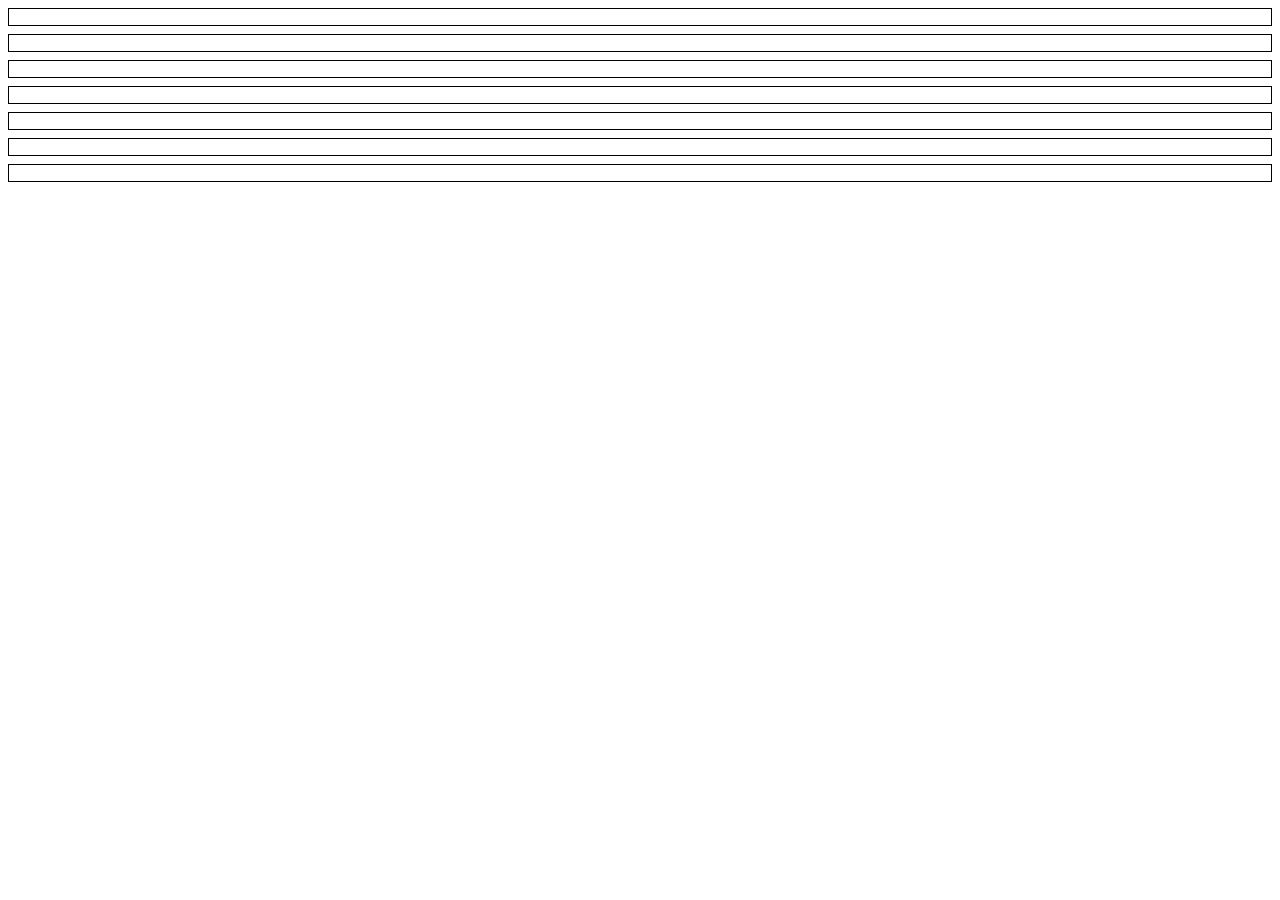
<file: index.html>
<!DOCTYPE html>
<html lang="en">
<head>
  <meta charset="UTF-8" />
  <meta name="viewport" content="width=device-width, initial-scale=1.0" />
  <title>Umbra</title>
  <style>
    [data-widget] {
      border: 1px solid black;
      padding: 8px;
      margin: 8px 0;
    }
  </style>
</head>
<body>
  <div id="app">
    <div data-widget="languages"></div>
    <div data-widget="mission"></div>
    <div data-widget="inventory"></div>
    <div data-widget="actors"></div>
    <div data-widget="locations"></div>
    <div data-widget="clock"></div>
    <div data-widget="analog_clock"></div>
  </div>

  <script src="umbra/umbra.js"></script>
  <script src="games/demo.js"></script>
  <script src="games/rockers.js"></script>
  <script src="renderer.js"></script>
  <script>
    (() => {
      const games = { demo: Demo, rockers: Rockers };
      const params = new URLSearchParams(window.location.search);
      const name = params.get("game") || "demo";
      const Game = games[name];
      if (!Game) { console.error("umbra: unknown game: " + name); return; }
      const game = Game.create();
      Renderer.create({ root: document.getElementById("app") }).connect(game);
      game.start();
    })();
  </script>
</body>
</html>
</file>
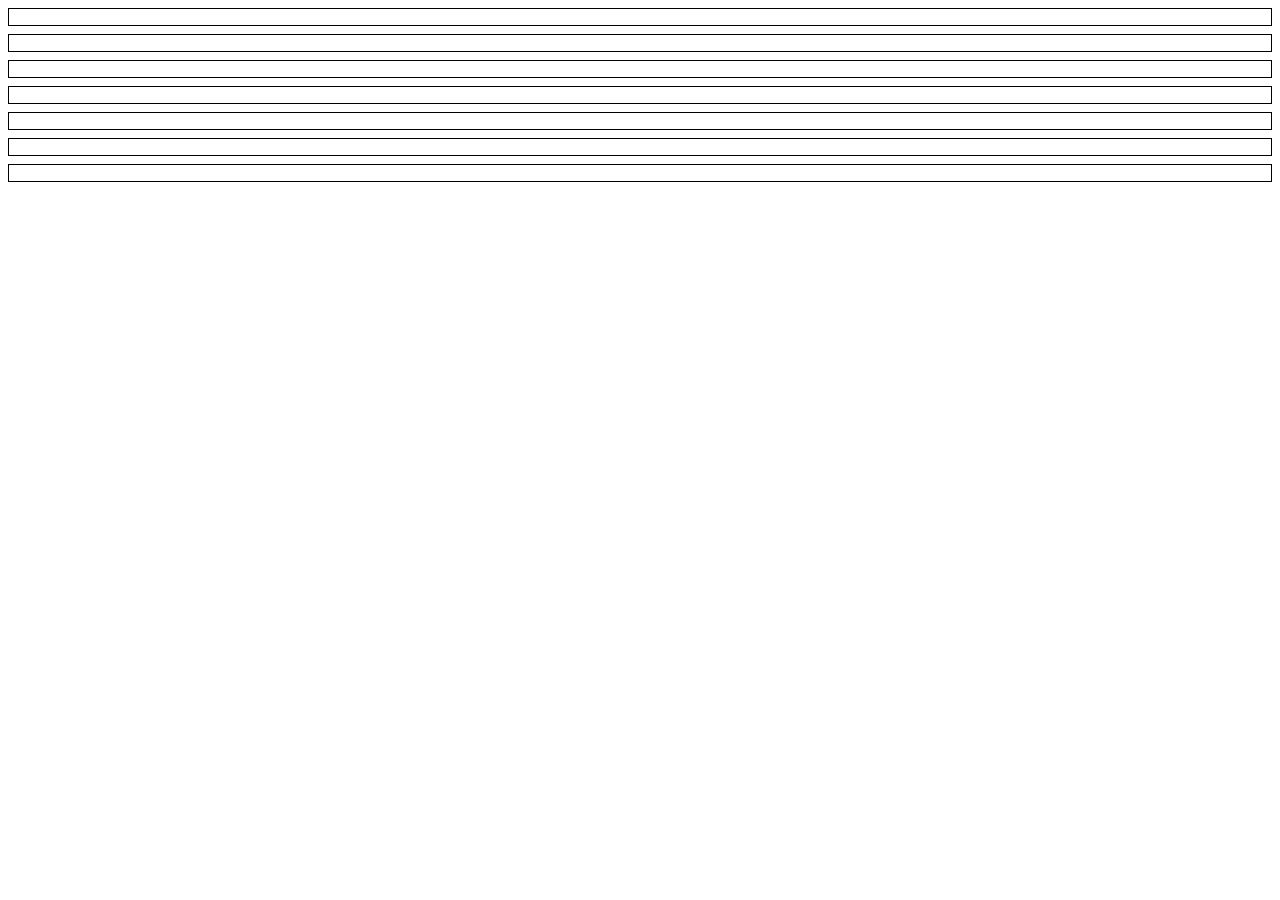
<file: basic_ui/index.html>
<!DOCTYPE html>
<html lang="en">
<head>
  <meta charset="UTF-8" />
  <meta name="viewport" content="width=device-width, initial-scale=1.0" />
  <title>Umbra</title>
  <style>
    [data-widget] {
      border: 1px solid black;
      padding: 8px;
      margin: 8px 0;
    }
  </style>
</head>
<body>
  <div id="app">
    <div data-widget="languages"></div>
    <div data-widget="mission"></div>
    <div data-widget="inventory"></div>
    <div data-widget="actors"></div>
    <div data-widget="locations"></div>
    <div data-widget="clock"></div>
    <div data-widget="analog_clock"></div>
  </div>

  <script src="../umbra/umbra.js"></script>
  <script src="../presentation/i18n.js"></script>
  <script src="../games/demo/icons.js"></script>
  <script src="../games/demo.js"></script>

  <script>
    (() => {
      const games = { demo: Demo };
      const params = new URLSearchParams(window.location.search);
      const name = params.get("game") || "demo";
      const Game = games[name];
      if (!Game) { console.error("umbra: unknown game: " + name); return; }

      // const game = Game.create();
      // Renderer.create({ root: document.getElementById("app") }).connect(game);
      // game.start();

      window.game = Game;
    })();
  </script>

  <script src="script.js"></script>
</body>
</html>
</file>
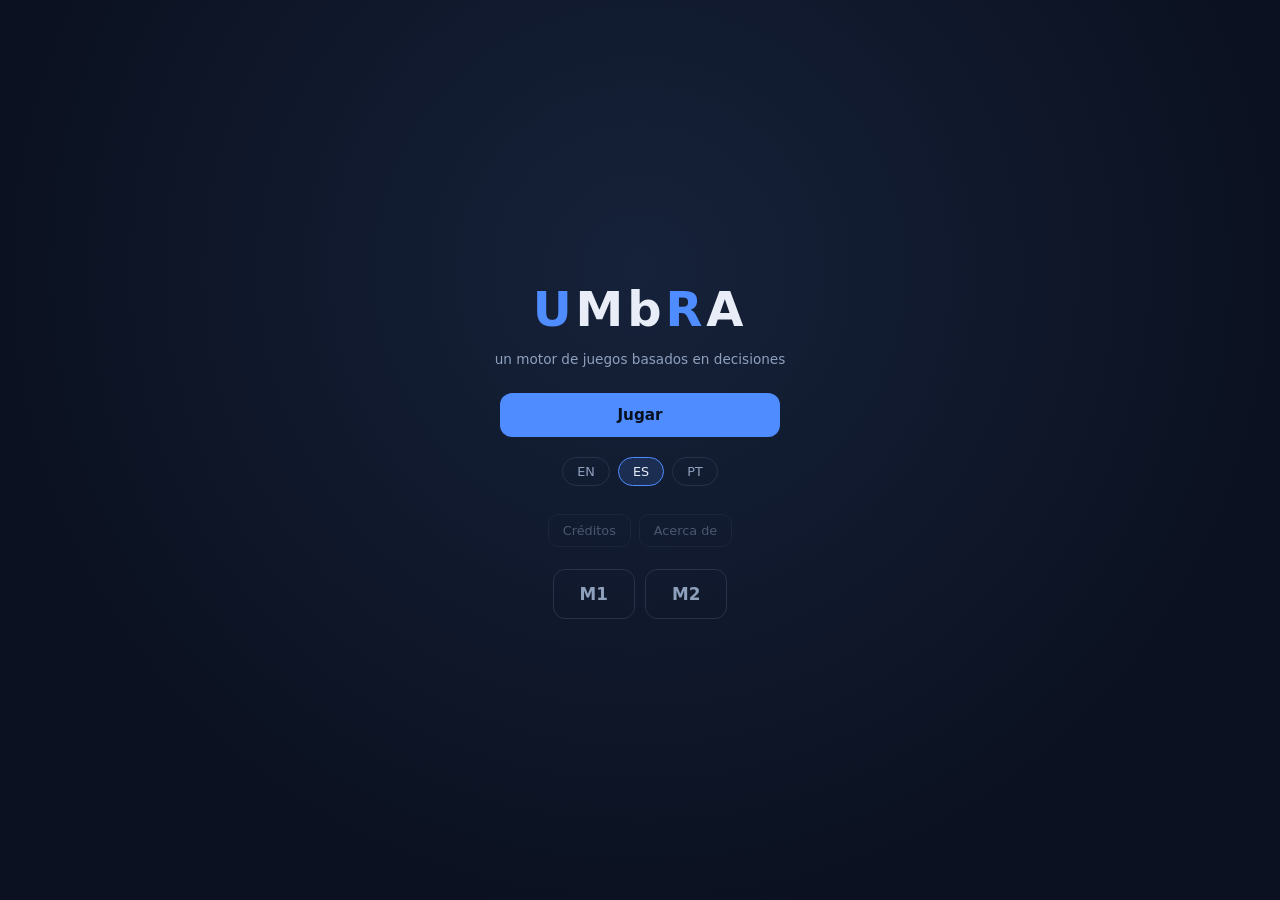
<file: mobile_ui/index.html>
<!DOCTYPE html>
<html lang="es">
<head>
  <meta charset="UTF-8" />
  <meta name="viewport" content="width=device-width, initial-scale=1.0" />
  <title>Umbra · Mobile</title>
  <link rel="stylesheet" href="style.css" />
</head>
<body>

  <!-- Game screen (always rendered) -->
  <div class="app">
    <header class="topbar">
      <div class="topbar-row">
        <button class="icon-btn" id="menuBtn" aria-label="Menú">☰</button>
        <button class="mission" id="missionBtn" aria-label="Ver briefing">
          <span class="mission-label"><span data-i18n="umbra.mission">Misión</span> <span id="mission-number"></span></span>
          <span class="mission-title" id="mission-title"></span>
        </button>
        <button class="clock" id="clockBtn" aria-label="Ver fecha"></button>
        <button class="run" id="runBtn" disabled>▶ <span data-i18n="actions.run">Avanzar</span></button>
      </div>
      <div class="avatars" id="avatars"></div>
      <div class="inventory-bar" id="inventoryBar" hidden></div>
      <div class="date-pop" id="datePop" hidden></div>
    </header>
    <div class="day-toast" id="dayToast" hidden></div>

    <div class="content">
      <div class="map" id="map"></div>
      <section class="sheet" id="sheet" hidden>
        <div class="sheet-head" id="sheetHead" role="button" aria-label="Expandir o contraer panel">
          <span class="ctx" id="sheetCtx"></span>
          <span class="bar"></span>
          <span class="chev">▲</span>
        </div>
        <div class="sheet-body" id="sheetBody"></div>
      </section>
    </div>
  </div>

  <!-- Titles screen -->
  <div class="overlay" id="titles">
    <div class="titles-screen">
      <div class="logo"><span>U</span>Mb<span>R</span>A</div>
      <div class="tagline" data-i18n="umbra.tagline">a decision-based game engine</div>
      <button class="primary" id="playBtn"><span data-i18n="menu.play">Play</span></button>
      <div class="lang-row" id="lang-selector"></div>
      <div class="disabled-row">
        <button disabled data-i18n="menu.credits">Créditos</button>
        <button disabled data-i18n="menu.about">Acerca de</button>
      </div>
      <div class="titles-missions" id="titlesMissions"></div>
    </div>
  </div>

  <!-- Briefing overlay -->
  <div class="overlay" id="briefing" hidden>
    <div class="scrim" data-close-briefing></div>
    <div class="briefing-card">
      <button class="close" data-close-briefing aria-label="Cerrar">✕</button>
      <div class="eyebrow" id="briefing-eyebrow"></div>
      <h2 id="briefing-title"></h2>
      <div id="mission-briefing"></div>
      <button class="primary" id="briefing-close" data-close-briefing data-i18n="ui.briefing.start">Comenzar</button>
    </div>
  </div>

  <!-- Menu overlay -->
  <div class="overlay" id="menu" hidden>
    <div class="scrim" data-close-menu></div>
    <div class="menu-panel">
      <button data-menu="briefing">ⓘ <span data-i18n="ui.menu.briefing">Ver briefing</span></button>
      <button data-menu="back">← <span data-i18n="ui.menu.backToMenu">Volver al menú</span></button>
      <button data-menu="reset">↺ <span data-i18n="ui.menu.restart">Reiniciar</span></button>
    </div>
  </div>

  <!-- Result overlay -->
  <div class="overlay" id="result" hidden>
    <div class="briefing-card">
      <div class="result-title" id="result-title"></div>
      <div class="result-message" id="result-message"></div>
      <div class="modal-actions">
        <button class="primary" id="btn-restart" data-i18n="ui.menu.restart">Reiniciar</button>
        <button class="primary" id="btn-back-menu" data-i18n="ui.menu.backToMenu">Volver al menú</button>
      </div>
    </div>
  </div>

  <!-- Confirm overlay -->
  <div class="overlay" id="confirm" hidden>
    <div class="scrim" id="confirm-scrim"></div>
    <div class="briefing-card">
      <div class="result-title" id="confirm-title"></div>
      <div class="result-message" id="confirm-message"></div>
      <div class="modal-actions">
        <button class="primary" id="confirm-cancel" data-i18n="plan.cancel">Cancelar</button>
        <button class="primary" id="confirm-accept"></button>
      </div>
    </div>
  </div>

  <script src="../common/utils.js"></script>
  <script src="../common/geometry.js"></script>
  <script src="../common/flags.js"></script>
  <script src="../umbra/umbra.js"></script>
  <script src="../presentation/i18n.js"></script>
  <script src="../presentation/i18n-dom.js"></script>
  <script src="../presentation/format.js"></script>
  <script src="../presentation/richtext.js"></script>
  <script src="../games/demo/icons.js"></script>
  <script src="../games/demo.js"></script>

  <script>
    window.games = {
      demo: Demo,
      none: {
        config: {
          languages: [
            { code: "en", name: "English" },
            { code: "es", name: "Español" },
          ],
        },
      },
    };

    window.umbraDefaults = { game: "demo", lang: "es" };
  </script>
  <script src="map.js"></script>
  <script src="translations.js"></script>
  <script src="scene.js"></script>
  <script src="avatars.js"></script>
  <script src="sheet.js"></script>
  <script src="script.js"></script>
</body>
</html>
</file>
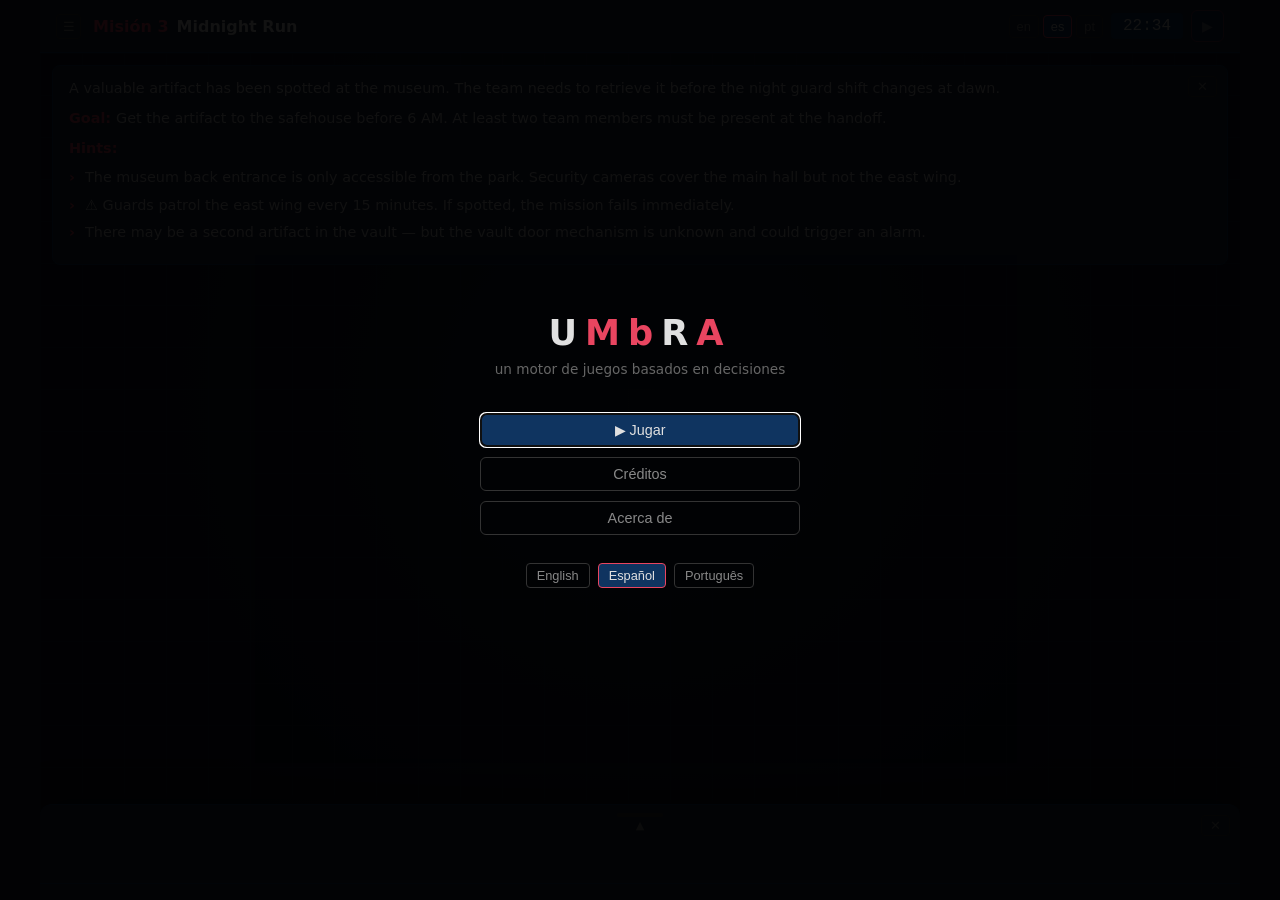
<file: modern_ui/index.html>
<!DOCTYPE html>
<html lang="en">
<head>
  <meta charset="UTF-8" />
  <meta name="viewport" content="width=device-width, initial-scale=1.0" />
  <title>Umbra</title>
  <link rel="icon" type="image/svg+xml" href="favicon.svg" />
  <link rel="stylesheet" href="style.css?v=4" />
  <link rel="stylesheet" href="../components/map-view.css?v=4" />
  <link rel="stylesheet" href="../components/avatar.css?v=4" />
</head>
<body>

  <!-- Game screen (always rendered) -->
  <div class="game-container">
    <div class="panel top-bar">
      <button class="nav-btn" id="btn-show-menu">☰</button>
      <button class="mission" id="mission-toggle" aria-expanded="true">
        <span class="mission-label">
          <span id="mission-prefix" data-i18n="umbra.mission">Mission</span>
          <span id="mission-number">3</span>
        </span>
        <span class="mission-title" id="mission-title">Midnight Run</span>
      </button>
      <div class="top-bar-right">
        <div class="lang-selector-inline" id="lang-selector-inline"></div>
        <span class="clock" id="clock">22:34</span>
        <button class="btn run-btn" id="btn-run" disabled
                data-i18n-title="actions.run" data-i18n-aria-label="actions.run">▶</button>
      </div>
    </div>

    <div class="content">
      <!-- Map -->
      <div class="panel map-panel">
        <div class="map-viewport" id="map-viewport">
          <div class="map-content" id="map-content"></div>
        </div>
      </div>

      <!-- Bottom sheet: actor panel -->
      <div class="actor-panel" id="actor-panel" hidden>
        <div class="actor-panel-head" id="actor-panel-head" role="button" aria-label="Expandir o contraer">
          <span class="bar"></span>
          <span class="chev">▲</span>
        </div>
        <button class="actor-panel-close" id="actor-panel-close">✕</button>
        <div class="actor-panel-body" id="actor-panel-body">
          <div class="actor-panel-header">
            <h2 class="actor-panel-name" id="actor-panel-name"></h2>
            <span class="actor-panel-loc" id="actor-panel-loc"></span>
          </div>
          <div class="items-label" data-i18n="umbra.items">Items</div>
          <div class="actor-panel-actions" id="actor-panel-actions"></div>
          <div class="item-list" id="actor-panel-items"></div>
        </div>
      </div>

      <!-- Mission bar (briefing) -->
      <div class="panel mission-bar" id="mission-bar">
        <button class="mission-bar-close" id="mission-bar-close">✕</button>
        <div id="mission-briefing">
          <div class="briefing-section">
            <span class="briefing-text">A valuable artifact has been spotted at the museum. The team needs to retrieve it before the night guard shift changes at dawn.</span>
          </div>
          <div class="briefing-section">
            <span class="briefing-label">Goal</span>
            <span class="briefing-text">Get the artifact to the safehouse before 6 AM. At least two team members must be present at the handoff.</span>
          </div>
          <div class="briefing-section">
            <span class="briefing-label">Hints</span>
            <ul class="briefing-list">
              <li>The museum back entrance is only accessible from the park. Security cameras cover the main hall but not the east wing.</li>
              <li>⚠ Guards patrol the east wing every 15 minutes. If spotted, the mission fails immediately.</li>
              <li>There may be a second artifact in the vault — but the vault door mechanism is unknown and could trigger an alarm.</li>
            </ul>
          </div>
        </div>
      </div>

      <!-- Locations panel (hidden for now; kept so the host wiring keeps working) -->
      <div class="panel locations-panel" id="locations-panel" hidden>
        <h2 data-i18n="umbra.locations">Locations</h2>
        <div id="locations-list"></div>
        <div class="transit" id="transit" hidden>
          <div class="transit-label" data-i18n="plan.inTransit">In transit</div>
          <div id="transit-list"></div>
        </div>
      </div>
    </div>

    <!-- Bottom dock: actor roster -->
    <div class="panel status-bar">
      <div class="avatars" id="avatars" hidden></div>
    </div>
  </div>

    <!-- Sidebar (hidden for now)
    <div class="sidebar">
      <div class="actors-panel" id="actors-panel">
        <h2>Characters</h2>
        <div class="actor-row">
          <span class="actor-key">1</span>
          <span class="actor-name">Alice</span>
          <span class="actor-loc">Alice's House</span>
        </div>
        <div class="actor-row">
          <span class="actor-key">2</span>
          <span class="actor-name">Bob</span>
          <span class="actor-loc">Alice's House</span>
        </div>
        <div class="actor-row">
          <span class="actor-key">3</span>
          <span class="actor-name">Charles</span>
          <span class="actor-loc">Charles's House</span>
        </div>
      </div>

      <div class="inventory-panel" id="inventory-panel">
        <h2>Alice</h2>
        <div class="actor-detail-name">Alice</div>
        <div class="actor-detail-loc">At: Alice's House</div>
        <div class="items-label">Objects</div>
        <div>
          <span class="item-tag">Bike</span>
          <span class="item-tag">Box of Chocolates</span>
        </div>
        <div class="actions">
          <button class="btn">Walk to...</button>
        </div>
      </div>
    </div>
    -->

  </div>

  <!-- Overlay -->
  <div class="overlay active" id="overlay">

    <!-- Titles screen -->
    <div class="screen screen-titles active" id="screen-titles">
      <div>
        <div class="logo"><span>U</span>Mb<span>R</span>A</div>
        <div class="tagline" data-i18n="umbra.tagline">a decision-based game engine</div>
      </div>
      <div class="menu-buttons">
        <div class="button-row">
          <button class="btn" id="btn-play" disabled>▶ <span data-i18n="menu.play">Play</span></button>
          <button class="btn btn-secondary" id="btn-abort" hidden>✕ <span data-i18n="menu.abort">Abort</span></button>
        </div>
        <button class="btn btn-secondary" id="btn-restart-mission" data-i18n="menu.restart" hidden>Restart mission</button>
        <button data-i18n="menu.credits" class="btn btn-secondary" id="btn-credits" disabled>Credits</button>
        <button data-i18n="menu.about" class="btn btn-secondary" id="btn-about" disabled>About</button>
      </div>
      <div class="lang-selector" id="lang-selector"></div>
    </div>

    <!-- Result screen -->
    <div class="screen screen-result" id="screen-result">
      <div class="result-title" id="result-title"></div>
      <div class="result-message" id="result-message"></div>
      <div class="menu-buttons">
        <button class="btn" id="btn-restart" data-i18n="ui.restart">Restart</button>
        <button class="btn btn-secondary" id="btn-back-menu" data-i18n="ui.backToMenu">Back to menu</button>
      </div>
    </div>
  </div>

  <!-- Confirm dialog -->
  <div class="confirm" id="confirm" hidden>
    <div class="confirm-dialog" role="dialog" aria-modal="true">
      <div class="confirm-title" id="confirm-title"></div>
      <div class="confirm-message" id="confirm-message"></div>
      <div class="confirm-actions">
        <button class="btn btn-secondary" id="confirm-cancel" data-i18n="plan.cancel">Cancel</button>
        <button class="btn" id="confirm-accept"></button>
      </div>
    </div>
  </div>

  <script src="../common/utils.js?v=4"></script>
  <script src="../common/geometry.js?v=4"></script>
  <script src="../umbra/umbra.js?v=4"></script>
  <script src="../presentation/i18n.js?v=4"></script>
  <script src="../presentation/i18n-dom.js?v=4"></script>
  <script src="../presentation/format.js?v=4"></script>
  <script src="../presentation/richtext.js?v=4"></script>
  <script src="../components/avatar.js?v=4"></script>
  <script src="../components/map-view.js?v=4"></script>
  <script src="../games/demo/icons.js?v=4"></script>
  <script src="../games/demo.js?v=4"></script>

  <script>
    window.games = {
      demo: Demo,
      // rockers: Rockers,
      none: {
        config: {
          languages: [
            { code: "en", name: "English" },
            { code: "es", name: "Español" },
          ],
        },
      },
    };

    window.umbraDefaults = { game: "demo", lang: "es" };
  </script>
  <script src="script.js?v=4"></script>
</body>
</html>
</file>
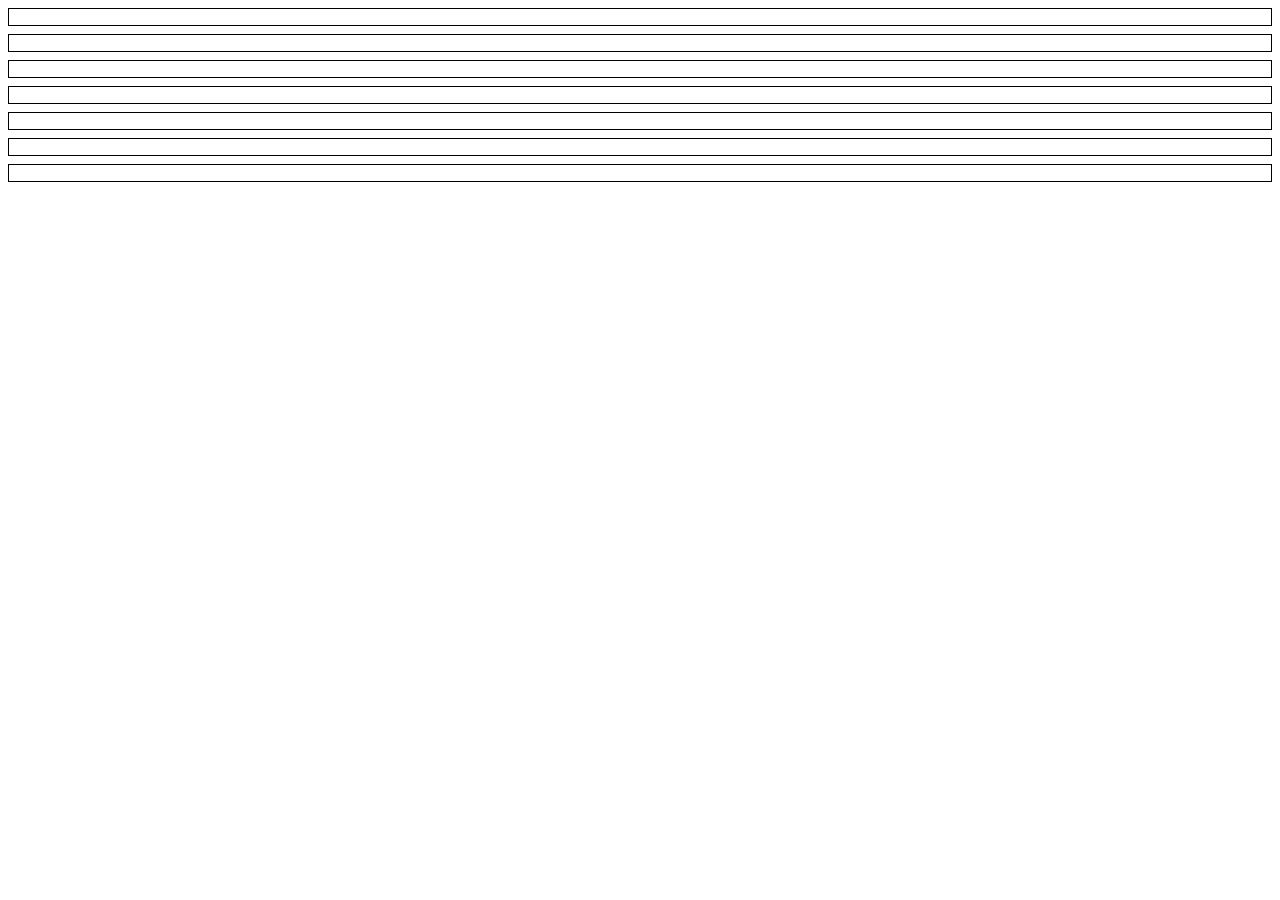
<file: basic_ui.html>
<!DOCTYPE html>
<html lang="en">
<head>
  <meta charset="UTF-8" />
  <meta name="viewport" content="width=device-width, initial-scale=1.0" />
  <title>Umbra</title>
  <style>
    [data-widget] {
      border: 1px solid black;
      padding: 8px;
      margin: 8px 0;
    }
  </style>
</head>
<body>
  <div id="app">
    <div data-widget="languages"></div>
    <div data-widget="mission"></div>
    <div data-widget="inventory"></div>
    <div data-widget="actors"></div>
    <div data-widget="locations"></div>
    <div data-widget="clock"></div>
    <div data-widget="analog_clock"></div>
  </div>

  <script src="umbra/umbra.js"></script>
  <script src="games/demo.js"></script>
  <script src="games/rockers.js"></script>
  <script src="basic_ui.js"></script>
  <script>
    (() => {
      const games = { demo: Demo, rockers: Rockers };
      const params = new URLSearchParams(window.location.search);
      const name = params.get("game") || "demo";
      const Game = games[name];
      if (!Game) { console.error("umbra: unknown game: " + name); return; }
      const game = Game.create();
      Renderer.create({ root: document.getElementById("app") }).connect(game);
      game.start();
    })();
  </script>
</body>
</html>
</file>
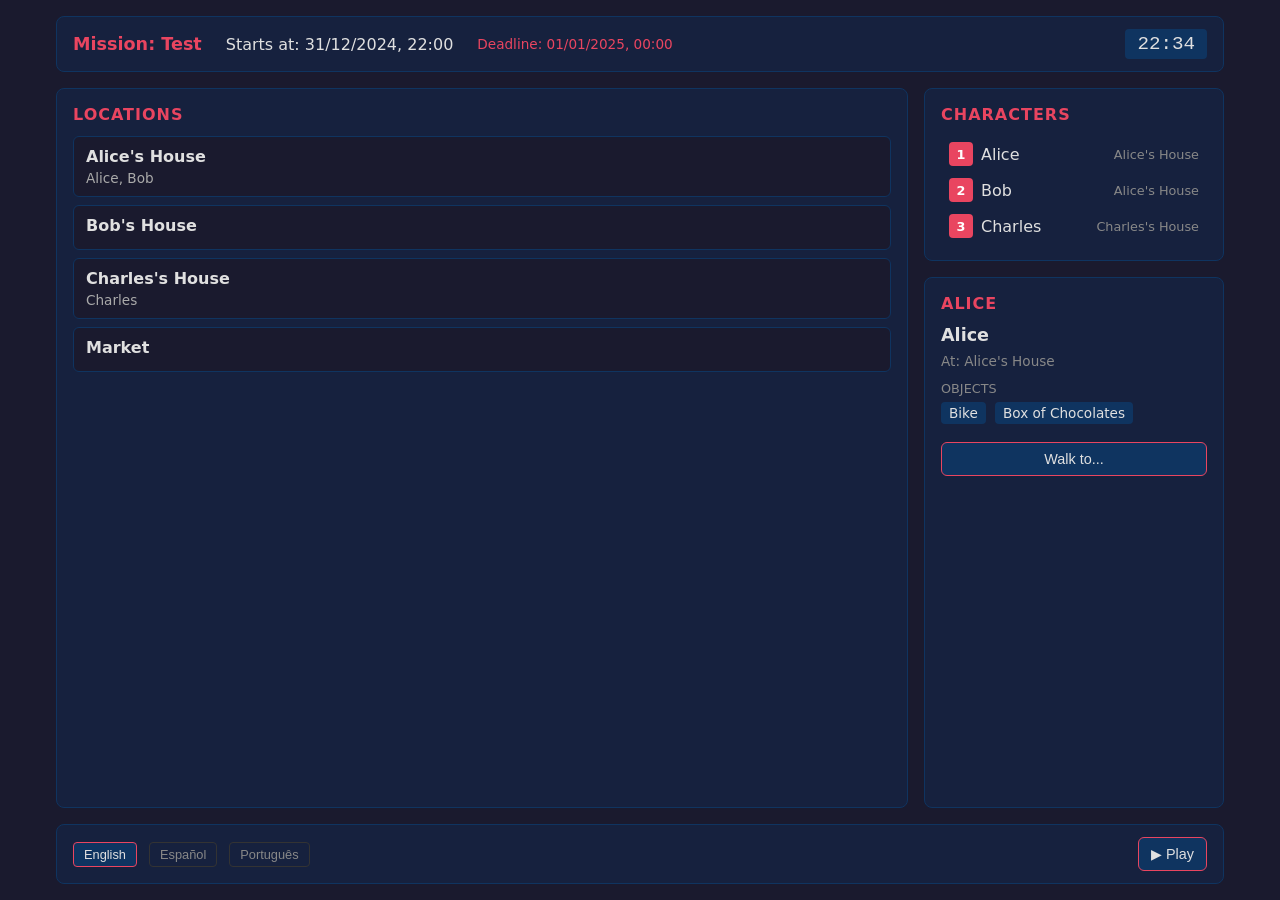
<file: mockups/design.html>
<!DOCTYPE html>
<html lang="en">
<head>
  <meta charset="UTF-8" />
  <meta name="viewport" content="width=device-width, initial-scale=1.0" />
  <title>Umbra — Design</title>
  <style>
    * {
      margin: 0;
      padding: 0;
      box-sizing: border-box;
    }

    body {
      font-family: 'Segoe UI', system-ui, -apple-system, sans-serif;
      background: #1a1a2e;
      color: #e0e0e0;
      min-height: 100vh;
    }

    .game-container {
      max-width: 1200px;
      margin: 0 auto;
      padding: 16px;
      display: grid;
      grid-template-columns: 1fr 300px;
      grid-template-rows: auto 1fr auto;
      gap: 16px;
      min-height: 100vh;
    }

    /* Header / Mission bar */
    .mission-bar {
      grid-column: 1 / -1;
      background: #16213e;
      border: 1px solid #0f3460;
      border-radius: 8px;
      padding: 12px 16px;
      display: flex;
      align-items: center;
      gap: 24px;
    }

    .mission-bar .mission-title {
      font-size: 1.1rem;
      font-weight: 600;
      color: #e94560;
    }

    .mission-bar .clock {
      margin-left: auto;
      font-family: 'Courier New', monospace;
      font-size: 1.2rem;
      background: #0f3460;
      padding: 4px 12px;
      border-radius: 4px;
    }

    .mission-bar .deadline {
      color: #e94560;
      font-size: 0.85rem;
    }

    /* Main area */
    .main-area {
      display: flex;
      flex-direction: column;
      gap: 16px;
    }

    /* Locations panel */
    .locations-panel {
      background: #16213e;
      border: 1px solid #0f3460;
      border-radius: 8px;
      padding: 16px;
      flex: 1;
    }

    .locations-panel h2 {
      font-size: 1rem;
      color: #e94560;
      margin-bottom: 12px;
      text-transform: uppercase;
      letter-spacing: 1px;
    }

    .location-card {
      background: #1a1a2e;
      border: 1px solid #0f3460;
      border-radius: 6px;
      padding: 10px 12px;
      margin-bottom: 8px;
    }

    .location-card .loc-name {
      font-weight: 600;
      margin-bottom: 4px;
    }

    .location-card .actors-here {
      font-size: 0.85rem;
      color: #aaa;
    }

    /* Right sidebar */
    .sidebar {
      display: flex;
      flex-direction: column;
      gap: 16px;
    }

    /* Actors panel */
    .actors-panel {
      background: #16213e;
      border: 1px solid #0f3460;
      border-radius: 8px;
      padding: 16px;
    }

    .actors-panel h2 {
      font-size: 1rem;
      color: #e94560;
      margin-bottom: 12px;
      text-transform: uppercase;
      letter-spacing: 1px;
    }

    .actor-row {
      display: flex;
      align-items: center;
      gap: 8px;
      padding: 6px 8px;
      border-radius: 4px;
      cursor: pointer;
      transition: background 0.15s;
    }

    .actor-row:hover {
      background: #0f3460;
    }

    .actor-key {
      background: #e94560;
      color: white;
      width: 24px;
      height: 24px;
      border-radius: 4px;
      display: flex;
      align-items: center;
      justify-content: center;
      font-size: 0.8rem;
      font-weight: 700;
    }

    .actor-name {
      flex: 1;
    }

    .actor-loc {
      font-size: 0.8rem;
      color: #888;
    }

    /* Inventory / detail panel */
    .inventory-panel {
      background: #16213e;
      border: 1px solid #0f3460;
      border-radius: 8px;
      padding: 16px;
      flex: 1;
    }

    .inventory-panel h2 {
      font-size: 1rem;
      color: #e94560;
      margin-bottom: 12px;
      text-transform: uppercase;
      letter-spacing: 1px;
    }

    .inventory-panel .actor-detail-name {
      font-size: 1.1rem;
      font-weight: 600;
      margin-bottom: 8px;
    }

    .inventory-panel .actor-detail-loc {
      font-size: 0.85rem;
      color: #888;
      margin-bottom: 12px;
    }

    .inventory-panel .items-label {
      font-size: 0.8rem;
      color: #888;
      text-transform: uppercase;
      margin-bottom: 4px;
    }

    .inventory-panel .item-tag {
      display: inline-block;
      background: #0f3460;
      padding: 3px 8px;
      border-radius: 4px;
      font-size: 0.85rem;
      margin: 2px 4px 2px 0;
    }

    .inventory-panel .actions {
      margin-top: 16px;
      display: flex;
      flex-direction: column;
      gap: 8px;
    }

    .btn {
      background: #0f3460;
      color: #e0e0e0;
      border: 1px solid #e94560;
      border-radius: 6px;
      padding: 8px 12px;
      cursor: pointer;
      font-size: 0.9rem;
      transition: background 0.15s;
    }

    .btn:hover {
      background: #e94560;
    }

    /* Footer / controls */
    .controls-bar {
      grid-column: 1 / -1;
      background: #16213e;
      border: 1px solid #0f3460;
      border-radius: 8px;
      padding: 12px 16px;
      display: flex;
      align-items: center;
      gap: 12px;
    }

    .lang-btn {
      background: transparent;
      color: #888;
      border: 1px solid #333;
      border-radius: 4px;
      padding: 4px 10px;
      cursor: pointer;
      font-size: 0.8rem;
      transition: all 0.15s;
    }

    .lang-btn:hover,
    .lang-btn.active {
      color: #e0e0e0;
      border-color: #e94560;
      background: #0f3460;
    }

    .controls-bar .spacer {
      flex: 1;
    }

    /* Briefing overlay (hidden by default) */
    .briefing-overlay {
      display: none;
      position: fixed;
      inset: 0;
      background: rgba(0, 0, 0, 0.8);
      z-index: 100;
      align-items: center;
      justify-content: center;
    }

    .briefing-overlay.visible {
      display: flex;
    }

    .briefing-box {
      background: #16213e;
      border: 2px solid #e94560;
      border-radius: 12px;
      padding: 32px;
      max-width: 500px;
      text-align: center;
    }

    .briefing-box h2 {
      color: #e94560;
      margin-bottom: 16px;
    }

    .briefing-box p {
      margin-bottom: 24px;
      line-height: 1.6;
    }
  </style>
</head>
<body>
  <div class="game-container">

    <!-- Mission bar -->
    <div class="mission-bar">
      <span class="mission-title">Mission: Test</span>
      <span>Starts at: 31/12/2024, 22:00</span>
      <span class="deadline">Deadline: 01/01/2025, 00:00</span>
      <span class="clock">22:34</span>
    </div>

    <!-- Main area: Locations -->
    <div class="main-area">
      <div class="locations-panel">
        <h2>Locations</h2>

        <div class="location-card">
          <div class="loc-name">Alice's House</div>
          <div class="actors-here">Alice, Bob</div>
        </div>

        <div class="location-card">
          <div class="loc-name">Bob's House</div>
          <div class="actors-here"></div>
        </div>

        <div class="location-card">
          <div class="loc-name">Charles's House</div>
          <div class="actors-here">Charles</div>
        </div>

        <div class="location-card">
          <div class="loc-name">Market</div>
          <div class="actors-here"></div>
        </div>
      </div>
    </div>

    <!-- Sidebar -->
    <div class="sidebar">
      <div class="actors-panel">
        <h2>Characters</h2>

        <div class="actor-row">
          <span class="actor-key">1</span>
          <span class="actor-name">Alice</span>
          <span class="actor-loc">Alice's House</span>
        </div>

        <div class="actor-row">
          <span class="actor-key">2</span>
          <span class="actor-name">Bob</span>
          <span class="actor-loc">Alice's House</span>
        </div>

        <div class="actor-row">
          <span class="actor-key">3</span>
          <span class="actor-name">Charles</span>
          <span class="actor-loc">Charles's House</span>
        </div>
      </div>

      <div class="inventory-panel">
        <h2>Alice</h2>
        <div class="actor-detail-name">Alice</div>
        <div class="actor-detail-loc">At: Alice's House</div>

        <div class="items-label">Objects</div>
        <div>
          <span class="item-tag">Bike</span>
          <span class="item-tag">Box of Chocolates</span>
        </div>

        <div class="actions">
          <button class="btn">Walk to...</button>
        </div>
      </div>
    </div>

    <!-- Controls bar -->
    <div class="controls-bar">
      <button class="lang-btn active">English</button>
      <button class="lang-btn">Español</button>
      <button class="lang-btn">Português</button>
      <span class="spacer"></span>
      <button class="btn">▶ Play</button>
    </div>

  </div>

  <!-- Briefing overlay (hidden) -->
  <div class="briefing-overlay">
    <div class="briefing-box">
      <h2>Mission: Test</h2>
      <p>Alice and Bob finished New Year's dinner at Alice's house. They need to buy cider and bring it back before the new year starts.</p>
      <button class="btn">Start</button>
    </div>
  </div>
</body>
</html>
</file>
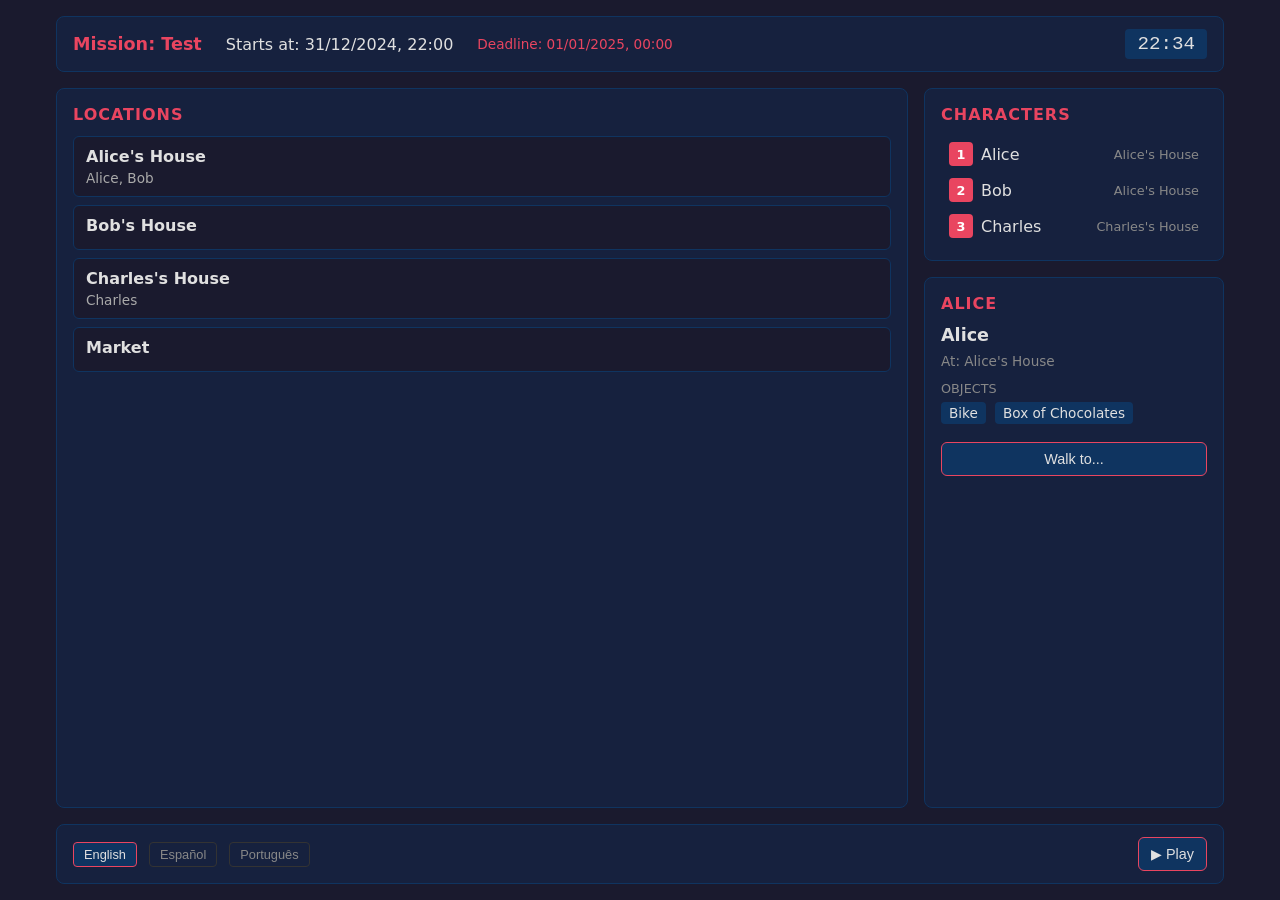
<file: mockups/design2.html>
<!DOCTYPE html>
<html lang="en">
<head>
  <meta charset="UTF-8" />
  <meta name="viewport" content="width=device-width, initial-scale=1.0" />
  <title>Umbra — Design</title>
  <style>
    * {
      margin: 0;
      padding: 0;
      box-sizing: border-box;
    }

    body {
      font-family: 'Segoe UI', system-ui, -apple-system, sans-serif;
      background: #1a1a2e;
      color: #e0e0e0;
      min-height: 100vh;
    }

    .game-container {
      max-width: 1200px;
      margin: 0 auto;
      padding: 16px;
      display: grid;
      grid-template-columns: 1fr 300px;
      grid-template-rows: auto 1fr auto;
      gap: 16px;
      min-height: 100vh;
    }

    /* Header / Mission bar */
    .mission-bar {
      grid-column: 1 / -1;
      background: #16213e;
      border: 1px solid #0f3460;
      border-radius: 8px;
      padding: 12px 16px;
      display: flex;
      align-items: center;
      gap: 24px;
    }

    .mission-bar .mission-title {
      font-size: 1.1rem;
      font-weight: 600;
      color: #e94560;
    }

    .mission-bar .clock {
      margin-left: auto;
      font-family: 'Courier New', monospace;
      font-size: 1.2rem;
      background: #0f3460;
      padding: 4px 12px;
      border-radius: 4px;
    }

    .mission-bar .deadline {
      color: #e94560;
      font-size: 0.85rem;
    }

    /* Main area */
    .main-area {
      display: flex;
      flex-direction: column;
      gap: 16px;
    }

    /* Locations panel */
    .locations-panel {
      background: #16213e;
      border: 1px solid #0f3460;
      border-radius: 8px;
      padding: 16px;
      flex: 1;
    }

    .locations-panel h2 {
      font-size: 1rem;
      color: #e94560;
      margin-bottom: 12px;
      text-transform: uppercase;
      letter-spacing: 1px;
    }

    .location-card {
      background: #1a1a2e;
      border: 1px solid #0f3460;
      border-radius: 6px;
      padding: 10px 12px;
      margin-bottom: 8px;
    }

    .location-card .loc-name {
      font-weight: 600;
      margin-bottom: 4px;
    }

    .location-card .actors-here {
      font-size: 0.85rem;
      color: #aaa;
    }

    /* Right sidebar */
    .sidebar {
      display: flex;
      flex-direction: column;
      gap: 16px;
    }

    /* Actors panel */
    .actors-panel {
      background: #16213e;
      border: 1px solid #0f3460;
      border-radius: 8px;
      padding: 16px;
    }

    .actors-panel h2 {
      font-size: 1rem;
      color: #e94560;
      margin-bottom: 12px;
      text-transform: uppercase;
      letter-spacing: 1px;
    }

    .actor-row {
      display: flex;
      align-items: center;
      gap: 8px;
      padding: 6px 8px;
      border-radius: 4px;
      cursor: pointer;
      transition: background 0.15s;
    }

    .actor-row:hover {
      background: #0f3460;
    }

    .actor-key {
      background: #e94560;
      color: white;
      width: 24px;
      height: 24px;
      border-radius: 4px;
      display: flex;
      align-items: center;
      justify-content: center;
      font-size: 0.8rem;
      font-weight: 700;
    }

    .actor-name {
      flex: 1;
    }

    .actor-loc {
      font-size: 0.8rem;
      color: #888;
    }

    /* Inventory / detail panel */
    .inventory-panel {
      background: #16213e;
      border: 1px solid #0f3460;
      border-radius: 8px;
      padding: 16px;
      flex: 1;
    }

    .inventory-panel h2 {
      font-size: 1rem;
      color: #e94560;
      margin-bottom: 12px;
      text-transform: uppercase;
      letter-spacing: 1px;
    }

    .inventory-panel .actor-detail-name {
      font-size: 1.1rem;
      font-weight: 600;
      margin-bottom: 8px;
    }

    .inventory-panel .actor-detail-loc {
      font-size: 0.85rem;
      color: #888;
      margin-bottom: 12px;
    }

    .inventory-panel .items-label {
      font-size: 0.8rem;
      color: #888;
      text-transform: uppercase;
      margin-bottom: 4px;
    }

    .inventory-panel .item-tag {
      display: inline-block;
      background: #0f3460;
      padding: 3px 8px;
      border-radius: 4px;
      font-size: 0.85rem;
      margin: 2px 4px 2px 0;
    }

    .inventory-panel .actions {
      margin-top: 16px;
      display: flex;
      flex-direction: column;
      gap: 8px;
    }

    .btn {
      background: #0f3460;
      color: #e0e0e0;
      border: 1px solid #e94560;
      border-radius: 6px;
      padding: 8px 12px;
      cursor: pointer;
      font-size: 0.9rem;
      transition: background 0.15s;
    }

    .btn:hover {
      background: #e94560;
    }

    /* Footer / controls */
    .controls-bar {
      grid-column: 1 / -1;
      background: #16213e;
      border: 1px solid #0f3460;
      border-radius: 8px;
      padding: 12px 16px;
      display: flex;
      align-items: center;
      gap: 12px;
    }

    .lang-btn {
      background: transparent;
      color: #888;
      border: 1px solid #333;
      border-radius: 4px;
      padding: 4px 10px;
      cursor: pointer;
      font-size: 0.8rem;
      transition: all 0.15s;
    }

    .lang-btn:hover,
    .lang-btn.active {
      color: #e0e0e0;
      border-color: #e94560;
      background: #0f3460;
    }

    .controls-bar .spacer {
      flex: 1;
    }

    /* Briefing overlay (hidden by default) */
    .briefing-overlay {
      display: none;
      position: fixed;
      inset: 0;
      background: rgba(0, 0, 0, 0.8);
      z-index: 100;
      align-items: center;
      justify-content: center;
    }

    .briefing-overlay.visible {
      display: flex;
    }

    .briefing-box {
      background: #16213e;
      border: 2px solid #e94560;
      border-radius: 12px;
      padding: 32px;
      max-width: 500px;
      text-align: center;
    }

    .briefing-box h2 {
      color: #e94560;
      margin-bottom: 16px;
    }

    .briefing-box p {
      margin-bottom: 24px;
      line-height: 1.6;
    }

    /* Responsive: Mobile */
    @media (max-width: 768px) {
      .game-container {
        grid-template-columns: 1fr;
        padding: 12px;
        gap: 12px;
        min-height: auto;
      }

      .mission-bar {
        flex-wrap: wrap;
        gap: 8px;
        padding: 10px 12px;
      }

      .mission-bar .mission-title {
        font-size: 1rem;
        width: 100%;
      }

      .mission-bar .clock {
        margin-left: 0;
        font-size: 1rem;
      }

      .locations-panel,
      .actors-panel,
      .inventory-panel {
        padding: 12px;
      }

      .actor-row {
        padding: 10px 8px;
      }

      .actor-key {
        width: 28px;
        height: 28px;
        font-size: 0.85rem;
      }

      .btn {
        padding: 12px 16px;
        font-size: 1rem;
      }

      .lang-btn {
        padding: 6px 12px;
        font-size: 0.85rem;
      }

      .controls-bar {
        flex-wrap: wrap;
        gap: 8px;
        padding: 10px 12px;
      }

      .briefing-box {
        margin: 16px;
        padding: 24px;
        max-width: none;
      }
    }
  </style>
</head>
<body>
  <div class="game-container">

    <!-- Mission bar -->
    <div class="mission-bar">
      <span class="mission-title">Mission: Test</span>
      <span>Starts at: 31/12/2024, 22:00</span>
      <span class="deadline">Deadline: 01/01/2025, 00:00</span>
      <span class="clock">22:34</span>
    </div>

    <!-- Main area: Locations -->
    <div class="main-area">
      <div class="locations-panel">
        <h2>Locations</h2>

        <div class="location-card">
          <div class="loc-name">Alice's House</div>
          <div class="actors-here">Alice, Bob</div>
        </div>

        <div class="location-card">
          <div class="loc-name">Bob's House</div>
          <div class="actors-here"></div>
        </div>

        <div class="location-card">
          <div class="loc-name">Charles's House</div>
          <div class="actors-here">Charles</div>
        </div>

        <div class="location-card">
          <div class="loc-name">Market</div>
          <div class="actors-here"></div>
        </div>
      </div>
    </div>

    <!-- Sidebar -->
    <div class="sidebar">
      <div class="actors-panel">
        <h2>Characters</h2>

        <div class="actor-row">
          <span class="actor-key">1</span>
          <span class="actor-name">Alice</span>
          <span class="actor-loc">Alice's House</span>
        </div>

        <div class="actor-row">
          <span class="actor-key">2</span>
          <span class="actor-name">Bob</span>
          <span class="actor-loc">Alice's House</span>
        </div>

        <div class="actor-row">
          <span class="actor-key">3</span>
          <span class="actor-name">Charles</span>
          <span class="actor-loc">Charles's House</span>
        </div>
      </div>

      <div class="inventory-panel">
        <h2>Alice</h2>
        <div class="actor-detail-name">Alice</div>
        <div class="actor-detail-loc">At: Alice's House</div>

        <div class="items-label">Objects</div>
        <div>
          <span class="item-tag">Bike</span>
          <span class="item-tag">Box of Chocolates</span>
        </div>

        <div class="actions">
          <button class="btn">Walk to...</button>
        </div>
      </div>
    </div>

    <!-- Controls bar -->
    <div class="controls-bar">
      <button class="lang-btn active">English</button>
      <button class="lang-btn">Español</button>
      <button class="lang-btn">Português</button>
      <span class="spacer"></span>
      <button class="btn">▶ Play</button>
    </div>

  </div>

  <!-- Briefing overlay (hidden) -->
  <div class="briefing-overlay">
    <div class="briefing-box">
      <h2>Mission: Test</h2>
      <p>Alice and Bob finished New Year's dinner at Alice's house. They need to buy cider and bring it back before the new year starts.</p>
      <button class="btn">Start</button>
    </div>
  </div>
</body>
</html>
</file>
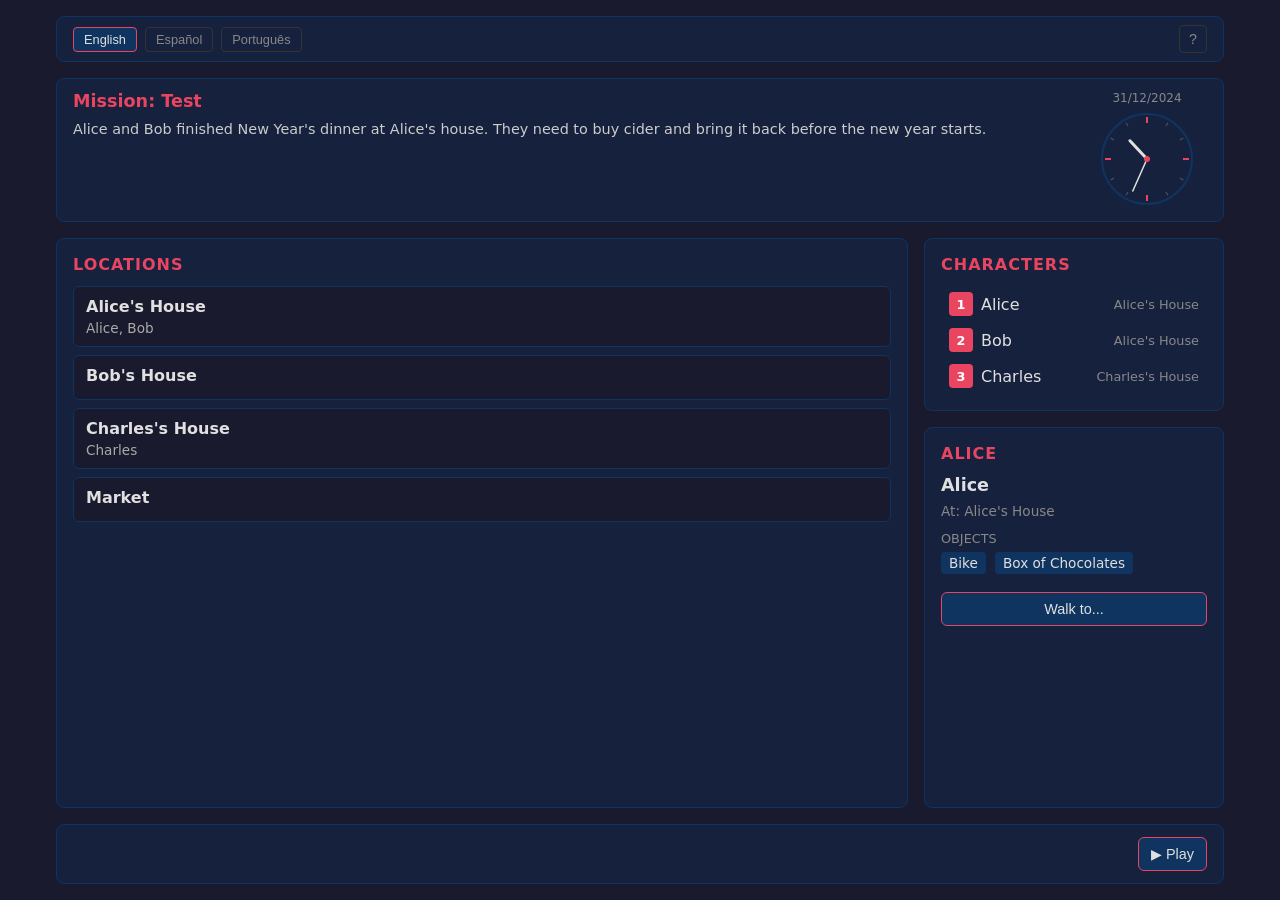
<file: mockups/design3.html>
<!DOCTYPE html>
<html lang="en">
<head>
  <meta charset="UTF-8" />
  <meta name="viewport" content="width=device-width, initial-scale=1.0" />
  <title>Umbra — Design 3</title>
  <style>
    * {
      margin: 0;
      padding: 0;
      box-sizing: border-box;
    }

    body {
      font-family: 'Segoe UI', system-ui, -apple-system, sans-serif;
      background: #1a1a2e;
      color: #e0e0e0;
      min-height: 100vh;
    }

    .game-container {
      max-width: 1200px;
      margin: 0 auto;
      padding: 16px;
      display: grid;
      grid-template-columns: 1fr 300px;
      grid-template-rows: auto auto 1fr auto;
      gap: 16px;
      min-height: 100vh;
    }

    /* Top bar: language + future menus */
    .top-bar {
      grid-column: 1 / -1;
      background: #16213e;
      border: 1px solid #0f3460;
      border-radius: 8px;
      padding: 8px 16px;
      display: flex;
      align-items: center;
      gap: 8px;
    }

    .lang-btn {
      background: transparent;
      color: #888;
      border: 1px solid #333;
      border-radius: 4px;
      padding: 4px 10px;
      cursor: pointer;
      font-size: 0.8rem;
      transition: all 0.15s;
    }

    .lang-btn:hover,
    .lang-btn.active {
      color: #e0e0e0;
      border-color: #e94560;
      background: #0f3460;
    }

    .top-bar .spacer {
      flex: 1;
    }

    .top-bar .icon-btn {
      background: transparent;
      color: #888;
      border: 1px solid #333;
      border-radius: 4px;
      width: 28px;
      height: 28px;
      display: flex;
      align-items: center;
      justify-content: center;
      cursor: pointer;
      font-size: 0.9rem;
      transition: all 0.15s;
    }

    .top-bar .icon-btn:hover {
      color: #e0e0e0;
      border-color: #e94560;
      background: #0f3460;
    }

    /* Mission bar */
    .mission-bar {
      grid-column: 1 / -1;
      background: #16213e;
      border: 1px solid #0f3460;
      border-radius: 8px;
      padding: 12px 16px;
      display: flex;
      align-items: flex-start;
      gap: 16px;
    }

    .mission-info {
      flex: 1;
    }

    .mission-bar .mission-title {
      font-size: 1.1rem;
      font-weight: 600;
      color: #e94560;
      margin-bottom: 8px;
    }

    .mission-bar .briefing {
      font-size: 0.9rem;
      color: #ccc;
      line-height: 1.5;
    }

    .clock-area {
      display: flex;
      flex-direction: column;
      align-items: center;
      gap: 4px;
      min-width: 120px;
    }

    .clock-area .clock-date {
      font-size: 0.75rem;
      color: #888;
    }

    .analog-clock {
      width: 100px;
      height: 100px;
    }

    .analog-clock .clock-face {
      fill: none;
      stroke: #0f3460;
      stroke-width: 2;
    }

    .analog-clock .hour-mark {
      stroke: #e94560;
      stroke-width: 2;
    }

    .analog-clock .hour-mark-minor {
      stroke: #555;
      stroke-width: 1;
    }

    .analog-clock .hand-hour {
      stroke: #e0e0e0;
      stroke-width: 3;
      stroke-linecap: round;
    }

    .analog-clock .hand-minute {
      stroke: #e0e0e0;
      stroke-width: 1.5;
      stroke-linecap: round;
    }

    .analog-clock .center-dot {
      fill: #e94560;
    }

    /* Main area */
    .main-area {
      display: flex;
      flex-direction: column;
      gap: 16px;
    }

    /* Locations panel */
    .locations-panel {
      background: #16213e;
      border: 1px solid #0f3460;
      border-radius: 8px;
      padding: 16px;
      flex: 1;
    }

    .locations-panel h2 {
      font-size: 1rem;
      color: #e94560;
      margin-bottom: 12px;
      text-transform: uppercase;
      letter-spacing: 1px;
    }

    .location-card {
      background: #1a1a2e;
      border: 1px solid #0f3460;
      border-radius: 6px;
      padding: 10px 12px;
      margin-bottom: 8px;
    }

    .location-card .loc-name {
      font-weight: 600;
      margin-bottom: 4px;
    }

    .location-card .actors-here {
      font-size: 0.85rem;
      color: #aaa;
    }

    /* Right sidebar */
    .sidebar {
      display: flex;
      flex-direction: column;
      gap: 16px;
    }

    /* Actors panel */
    .actors-panel {
      background: #16213e;
      border: 1px solid #0f3460;
      border-radius: 8px;
      padding: 16px;
    }

    .actors-panel h2 {
      font-size: 1rem;
      color: #e94560;
      margin-bottom: 12px;
      text-transform: uppercase;
      letter-spacing: 1px;
    }

    .actor-row {
      display: flex;
      align-items: center;
      gap: 8px;
      padding: 6px 8px;
      border-radius: 4px;
      cursor: pointer;
      transition: background 0.15s;
    }

    .actor-row:hover {
      background: #0f3460;
    }

    .actor-key {
      background: #e94560;
      color: white;
      width: 24px;
      height: 24px;
      border-radius: 4px;
      display: flex;
      align-items: center;
      justify-content: center;
      font-size: 0.8rem;
      font-weight: 700;
    }

    .actor-name {
      flex: 1;
    }

    .actor-loc {
      font-size: 0.8rem;
      color: #888;
    }

    /* Inventory / detail panel */
    .inventory-panel {
      background: #16213e;
      border: 1px solid #0f3460;
      border-radius: 8px;
      padding: 16px;
      flex: 1;
    }

    .inventory-panel h2 {
      font-size: 1rem;
      color: #e94560;
      margin-bottom: 12px;
      text-transform: uppercase;
      letter-spacing: 1px;
    }

    .inventory-panel .actor-detail-name {
      font-size: 1.1rem;
      font-weight: 600;
      margin-bottom: 8px;
    }

    .inventory-panel .actor-detail-loc {
      font-size: 0.85rem;
      color: #888;
      margin-bottom: 12px;
    }

    .inventory-panel .items-label {
      font-size: 0.8rem;
      color: #888;
      text-transform: uppercase;
      margin-bottom: 4px;
    }

    .inventory-panel .item-tag {
      display: inline-block;
      background: #0f3460;
      padding: 3px 8px;
      border-radius: 4px;
      font-size: 0.85rem;
      margin: 2px 4px 2px 0;
    }

    .inventory-panel .actions {
      margin-top: 16px;
      display: flex;
      flex-direction: column;
      gap: 8px;
    }

    .btn {
      background: #0f3460;
      color: #e0e0e0;
      border: 1px solid #e94560;
      border-radius: 6px;
      padding: 8px 12px;
      cursor: pointer;
      font-size: 0.9rem;
      transition: background 0.15s;
    }

    .btn:hover {
      background: #e94560;
    }

    /* Footer / controls */
    .controls-bar {
      grid-column: 1 / -1;
      background: #16213e;
      border: 1px solid #0f3460;
      border-radius: 8px;
      padding: 12px 16px;
      display: flex;
      align-items: center;
      gap: 12px;
    }

    .controls-bar .spacer {
      flex: 1;
    }

    /* Briefing overlay (hidden by default) */
    .briefing-overlay {
      display: none;
      position: fixed;
      inset: 0;
      background: rgba(0, 0, 0, 0.8);
      z-index: 100;
      align-items: center;
      justify-content: center;
    }

    .briefing-overlay.visible {
      display: flex;
    }

    .briefing-box {
      background: #16213e;
      border: 2px solid #e94560;
      border-radius: 12px;
      padding: 32px;
      max-width: 500px;
      text-align: center;
    }

    .briefing-box h2 {
      color: #e94560;
      margin-bottom: 16px;
    }

    .briefing-box p {
      margin-bottom: 24px;
      line-height: 1.6;
    }

    /* Responsive: Mobile */
    @media (max-width: 768px) {
      .game-container {
        grid-template-columns: 1fr;
        padding: 12px;
        gap: 12px;
        min-height: auto;
      }

      .mission-bar {
        flex-direction: column;
        gap: 12px;
        padding: 12px;
      }

      .clock-area {
        flex-direction: row;
        gap: 12px;
        min-width: auto;
        width: 100%;
        justify-content: center;
      }

      .analog-clock {
        width: 80px;
        height: 80px;
      }

      .locations-panel,
      .actors-panel,
      .inventory-panel {
        padding: 12px;
      }

      .actor-row {
        padding: 10px 8px;
      }

      .actor-key {
        width: 28px;
        height: 28px;
        font-size: 0.85rem;
      }

      .btn {
        padding: 12px 16px;
        font-size: 1rem;
      }

      .lang-btn {
        padding: 6px 12px;
        font-size: 0.85rem;
      }

      .controls-bar {
        flex-wrap: wrap;
        gap: 8px;
        padding: 10px 12px;
      }

      .briefing-box {
        margin: 16px;
        padding: 24px;
        max-width: none;
      }
    }
  </style>
</head>
<body>
  <div class="game-container">

    <!-- Top bar: language + future menus -->
    <div class="top-bar">
      <button class="lang-btn active">English</button>
      <button class="lang-btn">Español</button>
      <button class="lang-btn">Português</button>
      <span class="spacer"></span>
      <button class="icon-btn">?</button>
    </div>

    <!-- Mission bar -->
    <div class="mission-bar">
      <div class="mission-info">
        <div class="mission-title">Mission: Test</div>
        <div class="briefing">Alice and Bob finished New Year's dinner at Alice's house. They need to buy cider and bring it back before the new year starts.</div>
      </div>
      <div class="clock-area">
        <span class="clock-date">31/12/2024</span>
        <svg class="analog-clock" viewBox="0 0 100 100">
          <!-- Clock face -->
          <circle class="clock-face" cx="50" cy="50" r="45" />
          <!-- Hour marks -->
          <line class="hour-mark" x1="50" y1="8" x2="50" y2="14" transform="rotate(0, 50, 50)" />
          <line class="hour-mark-minor" x1="50" y1="8" x2="50" y2="12" transform="rotate(30, 50, 50)" />
          <line class="hour-mark-minor" x1="50" y1="8" x2="50" y2="12" transform="rotate(60, 50, 50)" />
          <line class="hour-mark" x1="50" y1="8" x2="50" y2="14" transform="rotate(90, 50, 50)" />
          <line class="hour-mark-minor" x1="50" y1="8" x2="50" y2="12" transform="rotate(120, 50, 50)" />
          <line class="hour-mark-minor" x1="50" y1="8" x2="50" y2="12" transform="rotate(150, 50, 50)" />
          <line class="hour-mark" x1="50" y1="8" x2="50" y2="14" transform="rotate(180, 50, 50)" />
          <line class="hour-mark-minor" x1="50" y1="8" x2="50" y2="12" transform="rotate(210, 50, 50)" />
          <line class="hour-mark-minor" x1="50" y1="8" x2="50" y2="12" transform="rotate(240, 50, 50)" />
          <line class="hour-mark" x1="50" y1="8" x2="50" y2="14" transform="rotate(270, 50, 50)" />
          <line class="hour-mark-minor" x1="50" y1="8" x2="50" y2="12" transform="rotate(300, 50, 50)" />
          <line class="hour-mark-minor" x1="50" y1="8" x2="50" y2="12" transform="rotate(330, 50, 50)" />
          <!-- Hour hand: 22:34 → 10:34 → 10*30 + 34*0.5 = 317deg -->
          <line class="hand-hour" x1="50" y1="50" x2="50" y2="25" transform="rotate(317, 50, 50)" />
          <!-- Minute hand: 34min → 34*6 = 204deg -->
          <line class="hand-minute" x1="50" y1="50" x2="50" y2="15" transform="rotate(204, 50, 50)" />
          <!-- Center dot -->
          <circle class="center-dot" cx="50" cy="50" r="3" />
        </svg>
      </div>
    </div>

    <!-- Main area: Locations -->
    <div class="main-area">
      <div class="locations-panel">
        <h2>Locations</h2>

        <div class="location-card">
          <div class="loc-name">Alice's House</div>
          <div class="actors-here">Alice, Bob</div>
        </div>

        <div class="location-card">
          <div class="loc-name">Bob's House</div>
          <div class="actors-here"></div>
        </div>

        <div class="location-card">
          <div class="loc-name">Charles's House</div>
          <div class="actors-here">Charles</div>
        </div>

        <div class="location-card">
          <div class="loc-name">Market</div>
          <div class="actors-here"></div>
        </div>
      </div>
    </div>

    <!-- Sidebar -->
    <div class="sidebar">
      <div class="actors-panel">
        <h2>Characters</h2>

        <div class="actor-row">
          <span class="actor-key">1</span>
          <span class="actor-name">Alice</span>
          <span class="actor-loc">Alice's House</span>
        </div>

        <div class="actor-row">
          <span class="actor-key">2</span>
          <span class="actor-name">Bob</span>
          <span class="actor-loc">Alice's House</span>
        </div>

        <div class="actor-row">
          <span class="actor-key">3</span>
          <span class="actor-name">Charles</span>
          <span class="actor-loc">Charles's House</span>
        </div>
      </div>

      <div class="inventory-panel">
        <h2>Alice</h2>
        <div class="actor-detail-name">Alice</div>
        <div class="actor-detail-loc">At: Alice's House</div>

        <div class="items-label">Objects</div>
        <div>
          <span class="item-tag">Bike</span>
          <span class="item-tag">Box of Chocolates</span>
        </div>

        <div class="actions">
          <button class="btn">Walk to...</button>
        </div>
      </div>
    </div>

    <!-- Controls bar -->
    <div class="controls-bar">
      <span class="spacer"></span>
      <button class="btn">▶ Play</button>
    </div>

  </div>

  <!-- Briefing overlay (hidden) -->
  <div class="briefing-overlay">
    <div class="briefing-box">
      <h2>Mission: Test</h2>
      <p>Alice and Bob finished New Year's dinner at Alice's house. They need to buy cider and bring it back before the new year starts.</p>
      <button class="btn">Start</button>
    </div>
  </div>
</body>
</html>
</file>
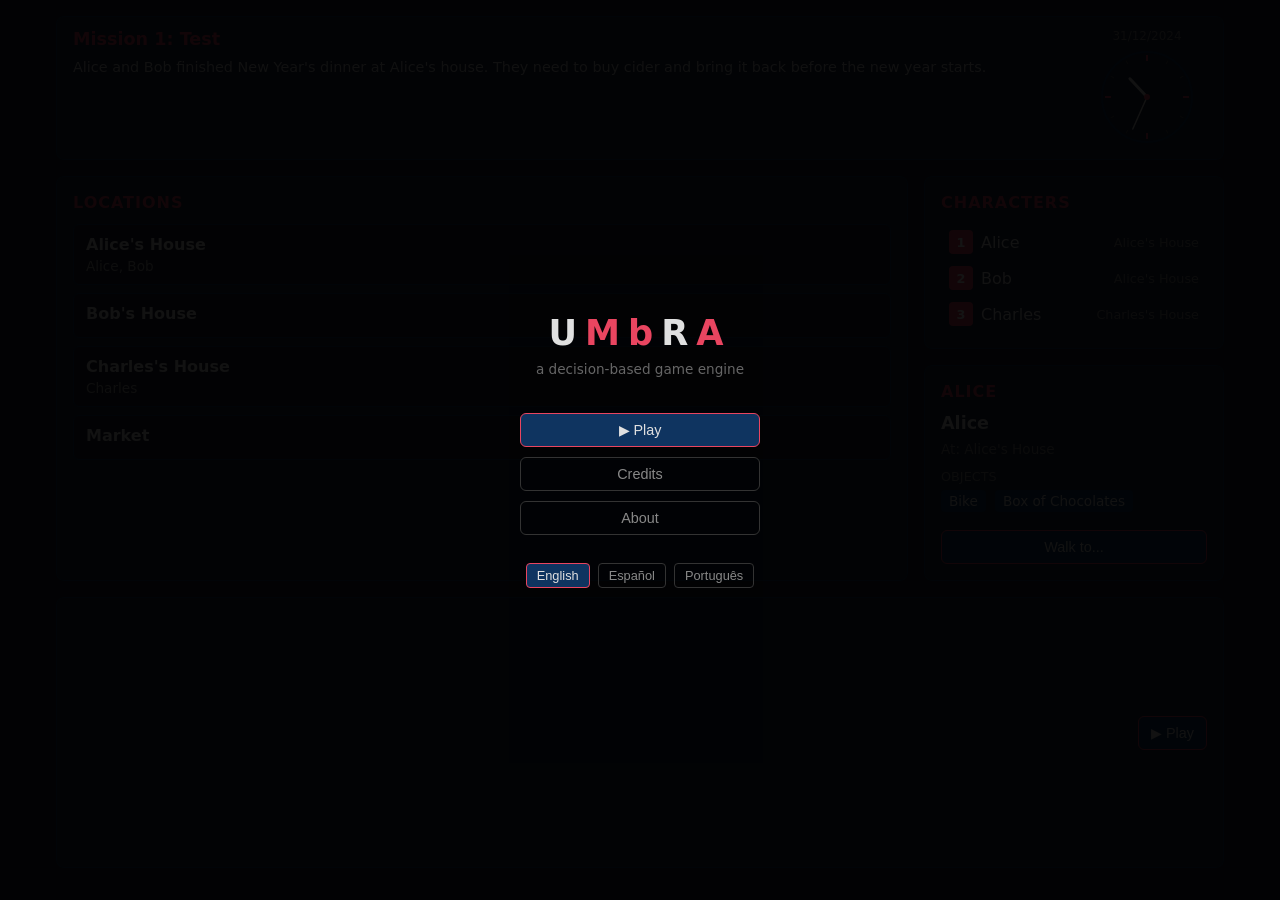
<file: mockups/design4.html>
<!DOCTYPE html>
<html lang="en">
<head>
  <meta charset="UTF-8" />
  <meta name="viewport" content="width=device-width, initial-scale=1.0" />
  <title>Umbra — Design 4</title>
  <style>
    * {
      margin: 0;
      padding: 0;
      box-sizing: border-box;
    }

    body {
      font-family: 'Segoe UI', system-ui, -apple-system, sans-serif;
      background: #1a1a2e;
      color: #e0e0e0;
      min-height: 100vh;
    }

    .game-container {
      max-width: 1200px;
      margin: 0 auto;
      padding: 16px;
      display: grid;
      grid-template-columns: 1fr 300px;
      grid-template-rows: auto auto 1fr auto;
      gap: 16px;
      min-height: 100vh;
    }

    /* Game top bar (visible when overlay is hidden) */
    .game-top-bar {
      grid-column: 1 / -1;
      background: #16213e;
      border: 1px solid #0f3460;
      border-radius: 8px;
      padding: 10px 16px;
      display: none;
      align-items: center;
      gap: 16px;
    }

    .game-top-bar.visible {
      display: flex;
    }

    .game-top-bar .mission-name {
      font-size: 1rem;
      font-weight: 600;
      color: #e94560;
    }

    .game-top-bar .clock {
      margin-left: auto;
      font-family: 'Courier New', monospace;
      font-size: 1rem;
      background: #0f3460;
      padding: 4px 12px;
      border-radius: 4px;
    }

    .game-top-bar .nav-btn {
      background: transparent;
      color: #888;
      border: 1px solid #333;
      border-radius: 4px;
      padding: 4px 10px;
      cursor: pointer;
      font-size: 0.8rem;
      transition: all 0.15s;
    }

    .game-top-bar .nav-btn:hover {
      color: #e0e0e0;
      border-color: #e94560;
      background: #0f3460;
    }

    /* Mission bar */
    .mission-bar {
      grid-column: 1 / -1;
      background: #16213e;
      border: 1px solid #0f3460;
      border-radius: 8px;
      padding: 12px 16px;
      display: flex;
      align-items: flex-start;
      gap: 16px;
    }

    .mission-info {
      flex: 1;
    }

    .mission-bar .mission-title {
      font-size: 1.1rem;
      font-weight: 600;
      color: #e94560;
      margin-bottom: 8px;
    }

    .mission-bar .briefing-text {
      font-size: 0.9rem;
      color: #ccc;
      line-height: 1.5;
    }

    .clock-area {
      display: flex;
      flex-direction: column;
      align-items: center;
      gap: 4px;
      min-width: 120px;
    }

    .clock-area .clock-date {
      font-size: 0.75rem;
      color: #888;
    }

    .analog-clock {
      width: 100px;
      height: 100px;
    }

    .analog-clock .clock-face {
      fill: none;
      stroke: #0f3460;
      stroke-width: 2;
    }

    .analog-clock .hour-mark {
      stroke: #e94560;
      stroke-width: 2;
    }

    .analog-clock .hour-mark-minor {
      stroke: #555;
      stroke-width: 1;
    }

    .analog-clock .hand-hour {
      stroke: #e0e0e0;
      stroke-width: 3;
      stroke-linecap: round;
    }

    .analog-clock .hand-minute {
      stroke: #e0e0e0;
      stroke-width: 1.5;
      stroke-linecap: round;
    }

    .analog-clock .center-dot {
      fill: #e94560;
    }

    /* Main area */
    .main-area {
      display: flex;
      flex-direction: column;
      gap: 16px;
    }

    /* Locations panel */
    .locations-panel {
      background: #16213e;
      border: 1px solid #0f3460;
      border-radius: 8px;
      padding: 16px;
      flex: 1;
    }

    .locations-panel h2 {
      font-size: 1rem;
      color: #e94560;
      margin-bottom: 12px;
      text-transform: uppercase;
      letter-spacing: 1px;
    }

    .location-card {
      background: #1a1a2e;
      border: 1px solid #0f3460;
      border-radius: 6px;
      padding: 10px 12px;
      margin-bottom: 8px;
    }

    .location-card .loc-name {
      font-weight: 600;
      margin-bottom: 4px;
    }

    .location-card .actors-here {
      font-size: 0.85rem;
      color: #aaa;
    }

    /* Right sidebar */
    .sidebar {
      display: flex;
      flex-direction: column;
      gap: 16px;
    }

    /* Actors panel */
    .actors-panel {
      background: #16213e;
      border: 1px solid #0f3460;
      border-radius: 8px;
      padding: 16px;
    }

    .actors-panel h2 {
      font-size: 1rem;
      color: #e94560;
      margin-bottom: 12px;
      text-transform: uppercase;
      letter-spacing: 1px;
    }

    .actor-row {
      display: flex;
      align-items: center;
      gap: 8px;
      padding: 6px 8px;
      border-radius: 4px;
      cursor: pointer;
      transition: background 0.15s;
    }

    .actor-row:hover {
      background: #0f3460;
    }

    .actor-key {
      background: #e94560;
      color: white;
      width: 24px;
      height: 24px;
      border-radius: 4px;
      display: flex;
      align-items: center;
      justify-content: center;
      font-size: 0.8rem;
      font-weight: 700;
    }

    .actor-name {
      flex: 1;
    }

    .actor-loc {
      font-size: 0.8rem;
      color: #888;
    }

    /* Inventory / detail panel */
    .inventory-panel {
      background: #16213e;
      border: 1px solid #0f3460;
      border-radius: 8px;
      padding: 16px;
      flex: 1;
    }

    .inventory-panel h2 {
      font-size: 1rem;
      color: #e94560;
      margin-bottom: 12px;
      text-transform: uppercase;
      letter-spacing: 1px;
    }

    .inventory-panel .actor-detail-name {
      font-size: 1.1rem;
      font-weight: 600;
      margin-bottom: 8px;
    }

    .inventory-panel .actor-detail-loc {
      font-size: 0.85rem;
      color: #888;
      margin-bottom: 12px;
    }

    .inventory-panel .items-label {
      font-size: 0.8rem;
      color: #888;
      text-transform: uppercase;
      margin-bottom: 4px;
    }

    .inventory-panel .item-tag {
      display: inline-block;
      background: #0f3460;
      padding: 3px 8px;
      border-radius: 4px;
      font-size: 0.85rem;
      margin: 2px 4px 2px 0;
    }

    .inventory-panel .actions {
      margin-top: 16px;
      display: flex;
      flex-direction: column;
      gap: 8px;
    }

    .btn {
      background: #0f3460;
      color: #e0e0e0;
      border: 1px solid #e94560;
      border-radius: 6px;
      padding: 8px 12px;
      cursor: pointer;
      font-size: 0.9rem;
      transition: background 0.15s;
    }

    .btn:hover {
      background: #e94560;
    }

    /* Controls bar */
    .controls-bar {
      grid-column: 1 / -1;
      background: #16213e;
      border: 1px solid #0f3460;
      border-radius: 8px;
      padding: 12px 16px;
      display: flex;
      align-items: center;
      gap: 12px;
    }

    .controls-bar .spacer {
      flex: 1;
    }

    /* ========== OVERLAY ========== */
    .overlay {
      position: fixed;
      inset: 0;
      background: rgba(0, 0, 0, 0.92);
      z-index: 100;
      display: none;
      align-items: center;
      justify-content: center;
    }

    .overlay.active {
      display: flex;
    }

    .screen {
      display: none;
      width: 100%;
      max-width: 480px;
      padding: 32px;
      text-align: center;
    }

    .screen.active {
      display: flex;
      flex-direction: column;
      align-items: center;
      gap: 20px;
    }

    /* Title screen */
    .screen-titles .logo {
      font-size: 2.2rem;
      font-weight: 700;
      color: #e94560;
      letter-spacing: 8px;
      margin-bottom: 8px;
    }

    .screen-titles .logo span {
      color: #e0e0e0;
    }

    .screen-titles .subtitle {
      font-size: 0.85rem;
      color: #666;
      margin-bottom: 16px;
    }

    .screen-titles .menu-buttons {
      display: flex;
      flex-direction: column;
      gap: 10px;
      width: 100%;
      max-width: 240px;
    }

    .screen-titles .menu-buttons .btn {
      width: 100%;
    }

    .screen-titles .lang-selector {
      display: flex;
      gap: 8px;
      margin-top: 8px;
    }

    .lang-btn {
      background: transparent;
      color: #888;
      border: 1px solid #333;
      border-radius: 4px;
      padding: 4px 10px;
      cursor: pointer;
      font-size: 0.8rem;
      transition: all 0.15s;
    }

    .lang-btn:hover,
    .lang-btn.active {
      color: #e0e0e0;
      border-color: #e94560;
      background: #0f3460;
    }

    /* Briefing screen */
    .screen-briefing .briefing-label {
      font-size: 0.75rem;
      color: #888;
      text-transform: uppercase;
      letter-spacing: 2px;
    }

    .screen-briefing .briefing-mission-name {
      font-size: 1.5rem;
      font-weight: 600;
      color: #e94560;
    }

    .screen-briefing .briefing-body {
      font-size: 0.95rem;
      color: #ccc;
      line-height: 1.6;
      text-align: left;
    }

    .screen-briefing .briefing-actions {
      display: flex;
      gap: 12px;
      width: 100%;
      max-width: 300px;
      margin-top: 8px;
    }

    .screen-briefing .briefing-actions .btn {
      flex: 1;
    }

    .btn-secondary {
      background: transparent;
      color: #888;
      border: 1px solid #333;
    }

    .btn-secondary:hover {
      color: #e0e0e0;
      border-color: #e94560;
      background: #0f3460;
    }

    /* ========== RESPONSIVE ========== */
    @media (max-width: 768px) {
      .game-container {
        grid-template-columns: 1fr;
        padding: 12px;
        gap: 12px;
        min-height: auto;
      }

      .mission-bar {
        flex-direction: column;
        gap: 12px;
        padding: 12px;
      }

      .clock-area {
        flex-direction: row;
        gap: 12px;
        min-width: auto;
        width: 100%;
        justify-content: center;
      }

      .analog-clock {
        width: 80px;
        height: 80px;
      }

      .locations-panel,
      .actors-panel,
      .inventory-panel {
        padding: 12px;
      }

      .actor-row {
        padding: 10px 8px;
      }

      .actor-key {
        width: 28px;
        height: 28px;
        font-size: 0.85rem;
      }

      .btn {
        padding: 12px 16px;
        font-size: 1rem;
      }

      .controls-bar {
        flex-wrap: wrap;
        gap: 8px;
        padding: 10px 12px;
      }

      .screen {
        padding: 24px 16px;
      }

      .screen-titles .logo {
        font-size: 1.8rem;
      }
    }
  </style>
</head>
<body>

  <!-- ========== GAME SCREEN (always rendered) ========== -->
  <div class="game-container">

    <!-- Game top bar (hidden while overlay is active) -->
    <div class="game-top-bar">
      <span class="mission-name">Mission 1: Test</span>
      <span class="clock">22:34</span>
      <button class="nav-btn" id="btn-show-briefing">Briefing</button>
      <button class="nav-btn" id="btn-show-menu">Menu</button>
    </div>

    <!-- Mission bar -->
    <div class="mission-bar">
      <div class="mission-info">
        <div class="mission-title">Mission 1: Test</div>
        <div class="briefing-text">Alice and Bob finished New Year's dinner at Alice's house. They need to buy cider and bring it back before the new year starts.</div>
      </div>
      <div class="clock-area">
        <span class="clock-date">31/12/2024</span>
        <svg class="analog-clock" viewBox="0 0 100 100">
          <circle class="clock-face" cx="50" cy="50" r="45" />
          <line class="hour-mark" x1="50" y1="8" x2="50" y2="14" transform="rotate(0, 50, 50)" />
          <line class="hour-mark-minor" x1="50" y1="8" x2="50" y2="12" transform="rotate(30, 50, 50)" />
          <line class="hour-mark-minor" x1="50" y1="8" x2="50" y2="12" transform="rotate(60, 50, 50)" />
          <line class="hour-mark" x1="50" y1="8" x2="50" y2="14" transform="rotate(90, 50, 50)" />
          <line class="hour-mark-minor" x1="50" y1="8" x2="50" y2="12" transform="rotate(120, 50, 50)" />
          <line class="hour-mark-minor" x1="50" y1="8" x2="50" y2="12" transform="rotate(150, 50, 50)" />
          <line class="hour-mark" x1="50" y1="8" x2="50" y2="14" transform="rotate(180, 50, 50)" />
          <line class="hour-mark-minor" x1="50" y1="8" x2="50" y2="12" transform="rotate(210, 50, 50)" />
          <line class="hour-mark-minor" x1="50" y1="8" x2="50" y2="12" transform="rotate(240, 50, 50)" />
          <line class="hour-mark" x1="50" y1="8" x2="50" y2="14" transform="rotate(270, 50, 50)" />
          <line class="hour-mark-minor" x1="50" y1="8" x2="50" y2="12" transform="rotate(300, 50, 50)" />
          <line class="hour-mark-minor" x1="50" y1="8" x2="50" y2="12" transform="rotate(330, 50, 50)" />
          <line class="hand-hour" x1="50" y1="50" x2="50" y2="25" transform="rotate(317, 50, 50)" />
          <line class="hand-minute" x1="50" y1="50" x2="50" y2="15" transform="rotate(204, 50, 50)" />
          <circle class="center-dot" cx="50" cy="50" r="3" />
        </svg>
      </div>
    </div>

    <!-- Main area: Locations -->
    <div class="main-area">
      <div class="locations-panel">
        <h2>Locations</h2>
        <div class="location-card">
          <div class="loc-name">Alice's House</div>
          <div class="actors-here">Alice, Bob</div>
        </div>
        <div class="location-card">
          <div class="loc-name">Bob's House</div>
          <div class="actors-here"></div>
        </div>
        <div class="location-card">
          <div class="loc-name">Charles's House</div>
          <div class="actors-here">Charles</div>
        </div>
        <div class="location-card">
          <div class="loc-name">Market</div>
          <div class="actors-here"></div>
        </div>
      </div>
    </div>

    <!-- Sidebar -->
    <div class="sidebar">
      <div class="actors-panel">
        <h2>Characters</h2>
        <div class="actor-row">
          <span class="actor-key">1</span>
          <span class="actor-name">Alice</span>
          <span class="actor-loc">Alice's House</span>
        </div>
        <div class="actor-row">
          <span class="actor-key">2</span>
          <span class="actor-name">Bob</span>
          <span class="actor-loc">Alice's House</span>
        </div>
        <div class="actor-row">
          <span class="actor-key">3</span>
          <span class="actor-name">Charles</span>
          <span class="actor-loc">Charles's House</span>
        </div>
      </div>

      <div class="inventory-panel">
        <h2>Alice</h2>
        <div class="actor-detail-name">Alice</div>
        <div class="actor-detail-loc">At: Alice's House</div>
        <div class="items-label">Objects</div>
        <div>
          <span class="item-tag">Bike</span>
          <span class="item-tag">Box of Chocolates</span>
        </div>
        <div class="actions">
          <button class="btn">Walk to...</button>
        </div>
      </div>
    </div>

    <!-- Controls bar -->
    <div class="controls-bar">
      <span class="spacer"></span>
      <button class="btn">▶ Play</button>
    </div>

  </div>

  <!-- ========== OVERLAY ========== -->
  <div class="overlay active" id="overlay">

    <!-- TITLES SCREEN -->
    <div class="screen screen-titles active" id="screen-titles">
      <div>
        <div class="logo"><span>U</span>Mb<span>R</span>A</div>
        <div class="subtitle">a decision-based game engine</div>
      </div>
      <div class="menu-buttons">
        <button class="btn" id="btn-play">▶ Play</button>
        <button class="btn btn-secondary" id="btn-credits">Credits</button>
        <button class="btn btn-secondary" id="btn-about">About</button>
      </div>
      <div class="lang-selector">
        <button class="lang-btn active">English</button>
        <button class="lang-btn">Español</button>
        <button class="lang-btn">Português</button>
      </div>
    </div>

    <!-- BRIEFING SCREEN -->
    <div class="screen screen-briefing" id="screen-briefing">
      <div class="briefing-label">Mission Briefing</div>
      <div class="briefing-mission-name">Mission 1: Test</div>
      <div class="briefing-body">
        Alice and Bob finished New Year's dinner at Alice's house. They need to buy cider and bring it back before the new year starts.
      </div>
      <div class="briefing-actions">
        <button class="btn btn-secondary" id="btn-back-to-titles">← Back</button>
        <button class="btn" id="btn-start-game">Start Game</button>
      </div>
    </div>

  </div>

  <!-- ========== SCRIPT ========== -->
  <script>
    (() => {
      "use strict";

      const overlay = document.getElementById("overlay");
      const screenTitles = document.getElementById("screen-titles");
      const screenBriefing = document.getElementById("screen-briefing");
      const gameTopBar = document.querySelector(".game-top-bar");
      const btnPlay = document.getElementById("btn-play");
      const btnCredits = document.getElementById("btn-credits");
      const btnAbout = document.getElementById("btn-about");
      const btnBackToTitles = document.getElementById("btn-back-to-titles");
      const btnStartGame = document.getElementById("btn-start-game");
      const btnShowBriefing = document.getElementById("btn-show-briefing");
      const btnShowMenu = document.getElementById("btn-show-menu");

      function showScreen(screen) {
        screenTitles.classList.remove("active");
        screenBriefing.classList.remove("active");
        screen.classList.add("active");
      }

      function showOverlay() {
        overlay.classList.add("active");
        gameTopBar.classList.remove("visible");
      }

      function hideOverlay() {
        overlay.classList.remove("active");
        gameTopBar.classList.add("visible");
      }

      // Play → Briefing
      btnPlay.addEventListener("click", () => {
        showScreen(screenBriefing);
      });

      // Fake buttons
      btnCredits.addEventListener("click", () => {
        alert("Credits — not implemented yet");
      });

      btnAbout.addEventListener("click", () => {
        alert("About — not implemented yet");
      });

      // Back → Titles
      btnBackToTitles.addEventListener("click", () => {
        showScreen(screenTitles);
      });

      // Start Game → hide overlay
      btnStartGame.addEventListener("click", () => {
        hideOverlay();
      });

      // Game top bar: show Briefing
      btnShowBriefing.addEventListener("click", () => {
        showScreen(screenBriefing);
        showOverlay();
      });

      // Game top bar: show Menu
      btnShowMenu.addEventListener("click", () => {
        btnPlay.textContent = "▶ Continue";
        showScreen(screenTitles);
        showOverlay();
      });

      // Language buttons (toggle active class)
      document.querySelectorAll(".lang-btn").forEach((btn) => {
        btn.addEventListener("click", () => {
          document.querySelectorAll(".lang-btn").forEach((b) => b.classList.remove("active"));
          btn.classList.add("active");
        });
      });
    })();
  </script>

</body>
</html>
</file>
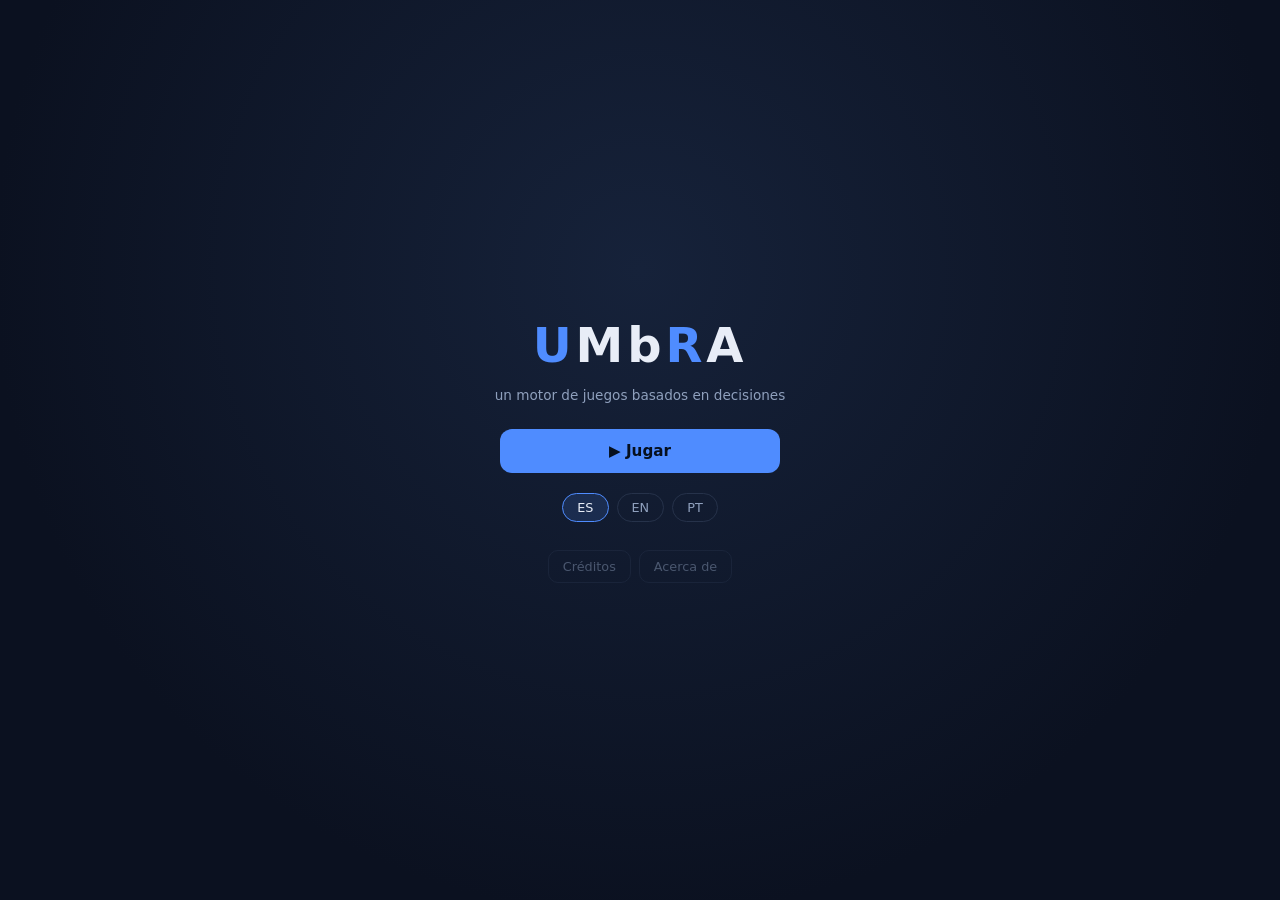
<file: mockups/mobile.html>
<!DOCTYPE html>
<html lang="es">
<head>
<meta charset="UTF-8" />
<meta name="viewport" content="width=device-width, initial-scale=1.0, viewport-fit=cover" />
<title>Mockup 09 · Moverse a… (mobile-first)</title>
<style>
  :root {
    --bg: #0b1120;
    --panel: #131c2e;
    --panel-2: #1a2438;
    --line: #26324a;
    --line-soft: #1e2a41;
    --text: #e8edf7;
    --muted: #8fa0bd;
    --accent: #4f8cff;
    --accent-2: #38d39f;
    --danger: #ff5c7a;
    --warn: #ffb454;
    --sheet-h: 300px;
    --radius: 16px;
    color-scheme: dark;
  }

  * { margin: 0; padding: 0; box-sizing: border-box; }
  html, body { height: 100%; }

  body {
    font-family: 'Segoe UI', system-ui, -apple-system, sans-serif;
    background: var(--bg);
    color: var(--text);
    overflow: hidden;
    -webkit-tap-highlight-color: transparent;
  }

  button { font: inherit; color: inherit; background: none; border: none; cursor: pointer; }

  .app {
    height: 100vh;
    height: 100dvh;
    display: flex;
    flex-direction: column;
    max-width: 1400px;
    margin: 0 auto;
  }

  /* ---------- Top bar ---------- */
  .topbar {
    position: relative;
    flex: 0 0 auto;
    padding: 8px 12px 6px;
    background: #0e1730;
    z-index: 20;
  }

  .topbar-row {
    display: flex;
    align-items: center;
    gap: 9px;
  }

  .mission {
    flex: 1 1 auto;
    min-width: 0;
    display: flex;
    flex-direction: column;
    align-items: flex-start;
    gap: 1px;
    text-align: left;
    border-radius: 8px;
    padding: 2px 6px;
    transition: background 0.15s;
  }
  .mission:active, .mission.active { background: var(--panel-2); }
  .mission-label {
    font-size: 0.62rem;
    font-weight: 700;
    letter-spacing: 0.1em;
    text-transform: uppercase;
    color: var(--accent);
    white-space: nowrap;
  }
  .mission-title {
    max-width: 100%;
    font-size: 0.88rem;
    font-weight: 600;
    white-space: nowrap;
    overflow: hidden;
    text-overflow: ellipsis;
  }
  .mission .info { color: var(--muted); font-size: 0.75rem; }

  .icon-btn {
    flex: 0 0 auto;
    width: 36px;
    height: 36px;
    border-radius: 10px;
    border: 1px solid var(--line);
    background: var(--panel-2);
    color: var(--muted);
    display: inline-flex;
    align-items: center;
    justify-content: center;
    font-size: 1rem;
    transition: color 0.15s, border-color 0.15s;
  }
  .icon-btn:hover { color: var(--text); border-color: var(--accent); }
  .icon-btn.active { color: var(--text); border-color: var(--accent); background: #0f3460; }

  .avatars {
    display: flex;
    gap: 5px;
    overflow-x: auto;
    padding: 2px 2px 0;
    margin-top: 6px;
    scrollbar-width: none;
  }
  .avatars::-webkit-scrollbar { display: none; }

  /* Inventory bar: floats right below the avatars row, fully transparent. */
  .inventory-bar {
    position: absolute;
    top: calc(100% - 6px);
    left: 0;
    right: 0;
    z-index: 30;
    background: transparent;
    padding: 2px 12px 8px;
    display: flex;
    flex-direction: column;
    gap: 8px;
    pointer-events: none;
  }
  .inventory-bar[hidden] { display: none; }
  .inventory-bar .item-tile { pointer-events: auto; }

  @keyframes bubbleIn {
    from { opacity: 0; transform: translateY(-22px) scale(0.5); }
    to { opacity: 1; transform: translateY(0) scale(1); }
  }
  .inventory-bar .item-tile.bubble-in {
    animation: bubbleIn 0.34s cubic-bezier(0.2, 0.8, 0.25, 1.2) both;
  }

  /* Item mode header (sheet): item icon + name, in place of the actor. */
  .sheet-title .it-icon { font-size: 1.7rem; line-height: 1; }

  .avatar-btn {
    flex: 0 0 auto;
    display: flex;
    flex-direction: column;
    align-items: center;
    gap: 2px;
    width: 58px;
    border-radius: 12px;
    padding: 2px 0 1px;
    touch-action: manipulation;
    transition: background 0.15s, opacity 0.2s;
  }
  .avatar-btn .aname {
    font-size: 0.64rem;
    line-height: 1;
    color: var(--muted);
    max-width: 100%;
    overflow: hidden;
    text-overflow: ellipsis;
    white-space: nowrap;
  }
  .avatar-btn.sel { background: color-mix(in srgb, var(--c) 16%, transparent); }
  .avatar-btn.sel .aname { color: var(--text); }
  /* Actors not in the same location as the selected one are dimmed. */
  .avatar-btn.far { opacity: 0.35; }

  /* Avatar tile: rounded square (game-like), soft tint of the actor color + ring */
  .av {
    border-radius: 12px;
    background: color-mix(in srgb, var(--c) 30%, #c9d3df);
    border: 2px solid var(--c);
    display: grid;
    place-items: center;
    overflow: hidden;
    flex: 0 0 auto;
  }
  .av img { width: 92%; height: 92%; object-fit: contain; display: block; -webkit-user-drag: none; }
  .av-row { width: 58px; height: 58px; }
  .av-head { width: 36px; height: 36px; border-radius: 9px; }
  .av-map { width: 28px; height: 28px; border-width: 1.5px; border-radius: 7px; font-size: 12px; }
  .av-transit { width: 32px; height: 32px; border-radius: 8px; }
  .avatar-btn .av { box-shadow: 0 1px 4px rgba(0,0,0,0.5); }
  .avatar-btn.sel .av { box-shadow: 0 0 0 2px var(--c); }
  .avatar-btn.busy .aname { color: var(--warn); }

  .clock {
    flex: 0 0 auto;
    font-family: 'Courier New', monospace;
    font-size: 0.92rem;
    font-variant-numeric: tabular-nums;
    background: var(--panel-2);
    border: 1px solid var(--line);
    border-radius: 10px;
    padding: 6px 9px;
  }

  .run {
    flex: 0 0 auto;
    background: var(--accent);
    color: #06101f;
    font-weight: 700;
    border-radius: 10px;
    padding: 8px 12px;
    font-size: 0.82rem;
    transition: opacity 0.15s, transform 0.1s;
  }
  .run:active { transform: scale(0.96); }
  .run:disabled { opacity: 0.4; cursor: not-allowed; }
  .run.running { background: var(--accent-2); }

  /* Avoid the mobile "first tap swallowed" delay/swallow on tappable controls. */
  .icon-btn, .mission, .clock, .run, .primary, .avatar-btn { touch-action: manipulation; }

  /* ---------- Content: map + sheet ---------- */
  .content {
    position: relative;
    flex: 1 1 auto;
    min-height: 0;
    overflow: hidden;
  }

  .map {
    position: absolute;
    inset: 0;
    overflow: hidden;
    touch-action: none;
    background:
      radial-gradient(circle at 18% 26%, rgba(56, 211, 159, 0.07), transparent 42%),
      radial-gradient(circle at 80% 64%, rgba(79, 140, 255, 0.06), transparent 48%),
      radial-gradient(circle at 46% 90%, rgba(255, 180, 84, 0.05), transparent 44%),
      #0a1020;
  }
  .map::before {
    content: '';
    position: absolute;
    inset: 0;
    background:
      radial-gradient(circle at 34% 72%, rgba(150, 110, 220, 0.05), transparent 40%),
      radial-gradient(circle at 84% 18%, rgba(56, 211, 159, 0.05), transparent 38%);
    pointer-events: none;
  }

  .routes { position: absolute; inset: 0; width: 100%; height: 100%; pointer-events: none; }
  .routes, .markers { transform: translate(var(--pan-x, 0px), var(--pan-y, 0px)); }
  .route { fill: none; stroke: #2b3a59; stroke-width: 3; stroke-linecap: round; }
  .route.active {
    stroke: var(--accent);
    stroke-width: 4;
    stroke-dasharray: 10 9;
    animation: flow 0.9s linear infinite;
  }
  @keyframes flow { to { stroke-dashoffset: -19; } }

  .markers { position: absolute; inset: 0; }

  .marker {
    position: absolute;
    transform: translate(-50%, -50%);
    border-radius: 12px;
    border: 1.5px solid var(--line);
    background: rgba(28, 40, 63, 0.82);
    color: var(--text);
    display: grid;
    place-items: center;
    padding: 2px;
    transition: border-color 0.15s, background 0.15s, opacity 0.2s, box-shadow 0.2s;
    overflow: visible;
  }
  .marker.has-img { background: transparent; border-color: rgba(78, 161, 211, 0.5); }
  .marker-img {
    position: absolute;
    inset: 0;
    width: 100%;
    height: 100%;
    object-fit: contain;
    opacity: 0.9;
    pointer-events: none;
    -webkit-user-drag: none;
  }
  .marker .marker-label {
    position: absolute;
    left: 50%;
    top: 50%;
    transform: translate(-50%, -50%);
    z-index: 1;
    font-size: clamp(8px, 2.4vw, 11px);
    font-weight: 600;
    line-height: 1.05;
    text-align: center;
    text-shadow: 0 1px 3px #000, 0 0 4px #000;
    /* Fixed box independent of the marker's scale, and always centered on the
       location even when the text is wider than the marker. */
    white-space: nowrap;
    pointer-events: none;
  }
  .marker.current { border-style: dashed; border-color: var(--accent-2); }
  .marker.dim { opacity: 0.32; }

  .marker.reachable {
    cursor: pointer;
    border-color: var(--accent);
    background: rgba(79, 140, 255, 0.16);
    animation: pulse 1.6s ease-out infinite;
  }
  .marker.reachable.has-img { background: transparent; }
  .marker.reachable:active { background: rgba(79, 140, 255, 0.4); }
  @keyframes pulse {
    0% { box-shadow: 0 0 0 0 rgba(79, 140, 255, 0.45); }
    70% { box-shadow: 0 0 0 12px rgba(79, 140, 255, 0); }
    100% { box-shadow: 0 0 0 0 rgba(79, 140, 255, 0); }
  }
  .marker.selected { border-color: var(--accent); background: rgba(79, 140, 255, 0.45); }

  .dist-badge {
    position: absolute;
    top: -11px;
    right: -9px;
    background: var(--accent);
    color: #06101f;
    font-size: 0.66rem;
    font-weight: 700;
    padding: 2px 7px;
    border-radius: 999px;
    white-space: nowrap;
    pointer-events: none;
  }

  .occupants {
    position: absolute;
    bottom: -30px;
    left: 50%;
    transform: translateX(-50%);
    display: flex;
    gap: 3px;
    pointer-events: none;
  }
  .occupants .occupant {
    pointer-events: auto;
    cursor: pointer;
  }

  .transit-token {
    position: absolute;
    transform: translate(-50%, -50%);
    z-index: 6;
    pointer-events: none;
    display: grid;
    place-items: center;
  }
  .transit-token .av { border-color: var(--warn); }
  .transit-token .tb {
    position: absolute;
    right: -5px;
    bottom: -5px;
    width: 16px;
    height: 16px;
    border-radius: 50%;
    background: var(--panel-2);
    border: 1.5px solid var(--warn);
    display: grid;
    place-items: center;
    font-size: 0.55rem;
  }
  .transit-token .tp {
    position: absolute;
    inset: -2px;
    border-radius: 50%;
    border: 2px solid var(--warn);
    opacity: 0.5;
    animation: ping 1.4s ease-out infinite;
  }
  @keyframes ping { 0% { transform: scale(1); opacity: 0.5; } 100% { transform: scale(1.7); opacity: 0; } }

  /* ---------- Bottom sheet ---------- */
  .sheet {
    position: absolute;
    left: 0;
    right: 0;
    bottom: 0;
    height: var(--sheet-h);
    max-height: 82%;
    background: var(--panel);
    border-top: 1px solid var(--line);
    border-radius: var(--radius) var(--radius) 0 0;
    box-shadow: 0 -12px 30px rgba(0, 0, 0, 0.45);
    display: flex;
    flex-direction: column;
    z-index: 15;
    transition: height 0.22s ease;
  }

  /* Large, forgiving grab / tap zone */
  .sheet-head {
    flex: 0 0 auto;
    height: 46px;
    display: flex;
    flex-direction: column;
    align-items: center;
    justify-content: center;
    gap: 3px;
    cursor: grab;
    touch-action: none;
    position: relative;
  }
  .sheet-head:active { cursor: grabbing; }
  .sheet-head .bar { width: 46px; height: 4px; border-radius: 999px; background: var(--line); }
  .sheet-head .chev { font-size: 0.7rem; color: var(--muted); line-height: 1; transition: transform 0.2s; }
  .sheet-head.collapsed .chev { transform: rotate(180deg); }
  .sheet-head .ctx {
    position: absolute;
    left: 50%;
    top: 6px;
    transform: translateX(-50%);
    font-size: 0.62rem;
    letter-spacing: 0.04em;
    color: var(--muted);
    text-transform: uppercase;
    white-space: nowrap;
    pointer-events: none;
    opacity: 0;
    transition: opacity 0.2s;
  }
  .sheet-head.collapsed .ctx { opacity: 1; }

  .sheet-body {
    flex: 1 1 auto;
    overflow-y: auto;
    padding: 0 16px 20px;
    touch-action: pan-y;
    overscroll-behavior: contain;
  }

  /* ---------- Sheet content ---------- */
  .sheet-title { display: flex; align-items: center; gap: 9px; margin-bottom: 12px; }
  .sheet-title h2 { font-size: 1.05rem; }
  .sheet-title .at { color: var(--muted); font-size: 0.85rem; }

  .section-label {
    font-size: 0.68rem;
    letter-spacing: 0.1em;
    text-transform: uppercase;
    color: var(--muted);
    margin: 16px 0 7px;
  }

  .chips { display: flex; flex-wrap: wrap; gap: 7px; }
  .chip {
    display: inline-flex;
    align-items: center;
    gap: 6px;
    background: var(--panel-2);
    border: 1px solid var(--line);
    border-radius: 999px;
    padding: 5px 11px 5px 8px;
    font-size: 0.82rem;
  }
  .chip.empty { color: var(--muted); border-style: dashed; }

  /* Items: icon tiles + detail strip (name/actions revealed on tap) */
  .items-grid { display: flex; flex-wrap: wrap; gap: 9px; }
  .item-tile {
    position: relative;
    width: 52px;
    height: 52px;
    border-radius: 13px;
    background: var(--panel-2);
    border: 1px solid var(--line);
    display: grid;
    place-items: center;
    font-size: 1.7rem;
    transition: border-color 0.15s, background 0.15s, transform 0.1s;
  }
  .item-tile:active { transform: scale(0.96); }
  .item-tile.sel { border-color: var(--accent); background: color-mix(in srgb, var(--accent) 16%, var(--panel-2)); }
  .item-tile .ii { line-height: 1; }
  .item-tile .item-count {
    position: absolute;
    right: 3px;
    bottom: 2px;
    font-size: 0.62rem;
    font-weight: 700;
    color: var(--text);
    background: rgba(0, 0, 0, 0.7);
    border-radius: 7px;
    padding: 0 4px;
  }

  .item-detail {
    margin-top: 10px;
    display: flex;
    align-items: center;
    gap: 10px;
    background: var(--panel-2);
    border: 1px solid var(--line);
    border-radius: 12px;
    padding: 10px 11px;
    animation: rise 0.15s ease;
  }
  .item-detail .di { font-size: 1.5rem; }
  .item-detail .dn { flex: 1; min-width: 0; font-size: 0.86rem; }
  .item-detail .dn b { display: block; }
  .item-detail .dn small { display: block; color: var(--muted); font-size: 0.72rem; margin-top: 2px; }
  .item-detail.giving { flex-direction: column; align-items: stretch; }
  .item-detail.giving .dn { margin-bottom: 8px; }

  .mini-btn {
    flex: 0 0 auto;
    background: var(--accent);
    color: #06101f;
    font-weight: 700;
    border-radius: 9px;
    padding: 7px 12px;
    font-size: 0.8rem;
  }
  .mini-btn.ghost { background: transparent; color: var(--muted); border: 1px solid var(--line); margin-top: 9px; }
  .mini-x { color: var(--muted); font-size: 0.95rem; padding: 2px 6px; }

  .recip-list { display: flex; flex-direction: column; gap: 7px; }
  .recip {
    display: flex;
    align-items: center;
    gap: 9px;
    width: 100%;
    text-align: left;
    background: var(--panel);
    border: 1px solid var(--line);
    border-radius: 10px;
    padding: 7px 10px;
  }
  .recip:active { border-color: var(--accent); }
  .recip .rn { flex: 1; font-size: 0.86rem; font-weight: 600; }
  .recip .rc { color: var(--muted); font-size: 0.8rem; }
  .recip-note { color: var(--muted); font-size: 0.82rem; }

  .activity {
    margin-top: 16px;
    background: var(--panel-2);
    border: 1px solid var(--line);
    border-radius: 12px;
    padding: 11px 12px;
    display: flex;
    align-items: center;
    gap: 9px;
  }
  .activity .grow { flex: 1; font-size: 0.86rem; }
  .activity .grow small { color: var(--muted); display: block; margin-top: 2px; }
  .activity .x { color: var(--muted); font-size: 1rem; padding: 2px 6px; }

  .progress { height: 5px; border-radius: 999px; background: var(--line); overflow: hidden; margin-top: 8px; }
  .progress > i { display: block; height: 100%; background: var(--warn); }

  .primary {
    width: 100%;
    margin-top: 18px;
    background: var(--accent);
    color: #06101f;
    font-weight: 700;
    border-radius: 12px;
    padding: 13px;
    font-size: 0.95rem;
    transition: transform 0.1s;
  }
  .primary:active { transform: scale(0.985); }

  .note {
    margin-top: 16px;
    font-size: 0.82rem;
    color: var(--warn);
    background: color-mix(in srgb, var(--warn) 12%, transparent);
    border: 1px solid color-mix(in srgb, var(--warn) 40%, transparent);
    border-radius: 10px;
    padding: 10px 12px;
  }

  .empty-state { display: grid; place-items: center; min-height: 120px; text-align: center; color: var(--muted); font-size: 0.88rem; padding: 24px; }

  .phase-bar { display: flex; align-items: center; gap: 10px; padding-bottom: 4px; }
  .phase-title { font-size: 0.88rem; min-width: 0; overflow: hidden; text-overflow: ellipsis; white-space: nowrap; }
  .phase-title b { color: var(--accent); }
  .phase-sub { font-size: 0.76rem; color: var(--muted); margin-top: 6px; }

  .seg { margin-left: auto; display: inline-flex; border: 1px solid var(--line); border-radius: 999px; overflow: hidden; flex: 0 0 auto; }
  .seg button { padding: 5px 11px; font-size: 0.75rem; color: var(--muted); }
  .seg button.on { background: var(--accent); color: #06101f; font-weight: 700; }

  .dest-list { display: flex; flex-direction: column; gap: 8px; margin-top: 6px; }
  .dest-row {
    display: flex; align-items: center; gap: 10px; width: 100%; text-align: left;
    background: var(--panel-2); border: 1px solid var(--line); border-radius: 12px; padding: 12px 13px;
  }
  .dest-row:active { border-color: var(--accent); }
  .dest-row .dn { flex: 1; font-weight: 600; font-size: 0.9rem; }
  .dest-row .dd { color: var(--muted); font-size: 0.8rem; }

  .means-list { display: flex; flex-direction: column; gap: 9px; margin-top: 6px; }
  .mean-row {
    display: flex; align-items: center; gap: 12px; width: 100%; text-align: left;
    background: var(--panel-2); border: 1px solid var(--line); border-radius: 13px; padding: 13px 14px;
    transition: border-color 0.15s, background 0.15s;
  }
  .mean-row:active { background: rgba(79, 140, 255, 0.16); border-color: var(--accent); }
  .mean-row .mi { font-size: 1.3rem; }
  .mean-row .mn { flex: 1; font-weight: 600; font-size: 0.92rem; }
  .mean-row .mn small { display: block; font-weight: 400; font-size: 0.72rem; color: var(--muted); margin-top: 2px; }
  .mean-row .mm { text-align: right; }
  .mean-row .mm b { font-size: 0.92rem; }
  .mean-row .mm small { display: block; color: var(--muted); font-size: 0.72rem; margin-top: 2px; }

  /* ---------- Clock / date ---------- */
  .clock { cursor: pointer; transition: border-color 0.15s; }
  .clock:active, .clock.active { border-color: var(--accent); }

  .date-pop {
    position: absolute;
    top: 100%;
    right: 12px;
    margin-top: 4px;
    background: var(--panel);
    border: 1px solid var(--line);
    border-radius: 12px;
    padding: 9px 13px;
    font-size: 0.82rem;
    color: var(--text);
    box-shadow: 0 12px 30px rgba(0,0,0,0.55);
    z-index: 30;
    animation: rise 0.15s ease;
    white-space: nowrap;
  }
  .date-pop small { display: block; color: var(--muted); font-size: 0.68rem; margin-bottom: 2px; }

  .day-toast {
    position: fixed;
    top: 10px;
    left: 50%;
    transform: translateX(-50%);
    z-index: 50;
    background: var(--warn);
    color: #1a1205;
    font-weight: 700;
    font-size: 0.82rem;
    padding: 8px 16px;
    border-radius: 999px;
    box-shadow: 0 8px 24px rgba(0,0,0,0.5);
    animation: rise 0.2s ease;
  }

  /* ---------- Titles screen ---------- */
  /* Opaque backdrop: the menu covers the whole app (top bar + map + sheet). */
  #titles { background: radial-gradient(circle at 50% 30%, #16223a 0%, var(--bg) 72%); }
  .titles-screen {
    margin: auto;
    display: flex;
    flex-direction: column;
    align-items: center;
    gap: 14px;
    padding: 30px 24px;
    text-align: center;
  }
  .logo { font-size: 3rem; font-weight: 800; letter-spacing: 0.08em; }
  .logo span { color: var(--accent); }
  .tagline { color: var(--muted); font-size: 0.85rem; margin-bottom: 12px; }
  .titles-screen .primary { max-width: 280px; margin-top: 0; }
  .lang-row { display: flex; gap: 8px; margin-top: 6px; }
  .lang-row .lang {
    border: 1px solid var(--line);
    border-radius: 999px;
    padding: 6px 14px;
    font-size: 0.8rem;
    color: var(--muted);
  }
  .lang-row .lang.on { border-color: var(--accent); color: var(--text); background: color-mix(in srgb, var(--accent) 15%, transparent); }
  .disabled-row { display: flex; gap: 8px; margin-top: 14px; }
  .disabled-row button {
    border: 1px solid var(--line);
    border-radius: 10px;
    padding: 8px 14px;
    font-size: 0.8rem;
    color: var(--muted);
    opacity: 0.45;
    cursor: not-allowed;
  }

  /* ---------- Briefing overlay ---------- */
  .overlay { position: fixed; inset: 0; z-index: 60; display: flex; }
  .overlay[hidden] { display: none; }
  .overlay .scrim { position: absolute; inset: 0; background: rgba(4, 8, 18, 0.72); backdrop-filter: blur(2px); }

  .briefing-card {
    position: relative;
    margin: auto;
    width: 100%;
    max-width: 560px;
    max-height: 92dvh;
    overflow-y: auto;
    background: var(--panel);
    border: 1px solid var(--line);
    border-radius: var(--radius);
    padding: 22px 20px 24px;
    box-shadow: 0 20px 60px rgba(0,0,0,0.6);
    animation: rise 0.25s ease;
  }
  @keyframes rise { from { transform: translateY(16px); opacity: 0; } to { transform: none; opacity: 1; } }
  .briefing-card .close { position: absolute; top: 12px; right: 14px; color: var(--muted); font-size: 1.1rem; }
  .briefing-card .eyebrow { font-size: 0.7rem; letter-spacing: 0.12em; text-transform: uppercase; color: var(--accent); font-weight: 700; }
  .briefing-card h2 { font-size: 1.35rem; margin: 4px 0 14px; }
  .briefing-card p { font-size: 0.9rem; line-height: 1.5; color: #cdd8ea; }
  .briefing-card ul { list-style: none; display: flex; flex-direction: column; gap: 9px; margin-top: 4px; }
  .briefing-card li { position: relative; padding-left: 18px; font-size: 0.86rem; line-height: 1.45; color: #cdd8ea; }
  .briefing-card li::before { content: '◆'; position: absolute; left: 0; top: 1px; color: var(--accent); font-size: 0.6rem; }

  /* ---------- Menu ---------- */
  .menu-panel {
    position: relative;
    margin: 12px;
    align-self: flex-start;
    background: var(--panel);
    border: 1px solid var(--line);
    border-radius: 14px;
    padding: 8px;
    box-shadow: 0 16px 40px rgba(0,0,0,0.6);
    animation: rise 0.18s ease;
    margin-top: 60px;
  }
  .menu-panel button {
    display: block;
    width: 100%;
    text-align: left;
    padding: 12px 14px;
    border-radius: 10px;
    font-size: 0.9rem;
  }
  .menu-panel button:hover { background: var(--panel-2); }

  /* ---------- Desktop ---------- */
  @media (min-width: 768px) {
    .topbar { padding: 14px 20px 8px; }
    .avatar-btn { width: 72px; }
    .av-row { width: 68px; height: 68px; border-radius: 14px; }
    .content { display: grid; grid-template-columns: 1fr 400px; }
    .map {
      position: relative;
      inset: auto;
      height: auto;
      margin: 0 0 14px 14px;
      border: 1px solid var(--line);
      border-radius: var(--radius);
    }
    .sheet {
      position: relative;
      inset: auto;
      height: auto;
      margin: 0 14px 14px 0;
      border: 1px solid var(--line);
      border-radius: var(--radius);
      box-shadow: none;
      transition: none;
    }
    .sheet-head { cursor: default; touch-action: auto; }
    .sheet-head .chev, .sheet-head .ctx { display: none; }
    .sheet-body { padding: 0 20px 24px; touch-action: auto; }
    .marker .marker-label { font-size: 11px; }
    .briefing-card { padding: 26px 30px 30px; }
  }
</style>
</head>
<body>
<div class="app">
  <header class="topbar">
    <div class="topbar-row">
      <button class="icon-btn" id="menuBtn" aria-label="Menú">☰</button>
      <button class="mission" id="missionBtn" aria-label="Ver briefing">
        <span class="mission-label">Misión 1</span>
        <span class="mission-title">Brindis de fin de año <span class="info">ⓘ</span></span>
      </button>
      <button class="clock" id="clockBtn" aria-label="Ver fecha">22:00</button>
      <button class="run" id="runBtn" disabled>▶ Avanzar</button>
    </div>
    <div class="avatars" id="avatars"></div>
    <div class="inventory-bar" id="inventoryBar" hidden></div>
    <div class="date-pop" id="datePop" hidden></div>
  </header>
  <div class="day-toast" id="dayToast" hidden></div>

  <div class="content">
    <div class="map" id="map">
      <svg class="routes" id="routes" aria-hidden="true"></svg>
      <div class="markers" id="markers"></div>
    </div>
    <section class="sheet" id="sheet">
      <div class="sheet-head" id="sheetHead" role="button" aria-label="Expandir o contraer panel">
        <span class="ctx" id="sheetCtx"></span>
        <span class="bar"></span>
        <span class="chev">▲</span>
      </div>
      <div class="sheet-body" id="sheetBody"></div>
    </section>
  </div>
</div>

<!-- Titles screen -->
<div class="overlay" id="titles">
  <div class="titles-screen">
    <div class="logo"><span>U</span>Mb<span>R</span>A</div>
    <div class="tagline">un motor de juegos basados en decisiones</div>
    <button class="primary" id="playBtn">▶ Jugar</button>
    <div class="lang-row">
      <button class="lang on">ES</button>
      <button class="lang">EN</button>
      <button class="lang">PT</button>
    </div>
    <div class="disabled-row">
      <button disabled>Créditos</button>
      <button disabled>Acerca de</button>
    </div>
  </div>
</div>

<!-- Briefing overlay -->
<div class="overlay" id="briefing" hidden>
  <div class="scrim" data-close-briefing></div>
  <div class="briefing-card">
    <button class="close" data-close-briefing aria-label="Cerrar">✕</button>
    <div class="eyebrow">Misión 1</div>
    <h2>Brindis de fin de año</h2>
    <p>Alicia y Rober terminaron la cena de fin de año en la casa de Alicia. Deben comprar una sidra y traerla a la casa antes de que comience el nuevo año.</p>
    <div class="section-label">Objetivo</div>
    <p>Debes lograr que Alicia y Rober estén juntos en la casa, con al menos una sidra y sin ningún otro acompañante antes de las doce de la noche.</p>
    <div class="section-label">Pistas</div>
    <ul>
      <li>No permitas que Carlos vea a Alicia y a Rober juntos. Puede haber problemas y darse por perdida la misión.</li>
      <li>Tené presente que el supermercado no venderá bebidas alcohólicas después de las 23hs.</li>
      <li>Carlos tiene una sidra y es posible que acepte ofrecerla a cambio de una caja de bombones.</li>
    </ul>
    <button class="primary" data-close-briefing>Comenzar</button>
  </div>
</div>

<!-- Menu overlay -->
<div class="overlay" id="menu" hidden>
  <div class="scrim" data-close-menu></div>
  <div class="menu-panel">
    <button data-menu="briefing">ⓘ Ver briefing</button>
    <button data-menu="back">← Volver al menú</button>
    <button data-menu="reset">↺ Reiniciar demo</button>
  </div>
</div>

<script>
(() => {
  "use strict";

  /* ============================ Mock data ============================ */

  const MISSION_START = new Date(2024, 11, 31, 22, 0);
  const ASSETS = {
    "actors/boy.svg": "data:image/svg+xml,%3Csvg%20xmlns%3D%22http%3A%2F%2Fwww.w3.org%2F2000%2Fsvg%22%20viewBox%3D%220%200%20188.149%20188.149%22%3E%0D%0A%09%3Cg%3E%0D%0A%09%09%3Cpath%20style%3D%22fill%3A%23141720%3B%22%20d%3D%22M151.952%2C66.682c0%2C1.625-0.072%2C3.229-0.195%2C4.822c-0.227%2C2.704-0.638%2C5.346-1.213%2C7.927%0D%0A%09%09%09c-0.802%2C3.588-1.943%2C7.043-3.383%2C10.333c-1.357%2C3.136-2.992%2C6.127-4.863%2C8.934c-1.49%2C2.242-3.136%2C4.37-4.914%2C6.374%0D%0A%09%09%09c-0.442%2C0.494-0.885%2C0.977-1.337%2C1.45c-1.48%2C1.573-3.054%2C3.043-4.698%2C4.421c-0.422%2C0.36-0.843%2C0.71-1.275%2C1.049%0D%0A%09%09%09c-2.046%2C1.634-4.215%2C3.136-6.477%2C4.472c-0.699%2C0.422-1.419%2C0.823-2.139%2C1.214c-5.799%2C3.125-12.194%2C5.284-18.959%2C6.261%0D%0A%09%09%09c-2.745%2C0.411-5.563%2C0.617-8.42%2C0.617c-2.817%2C0-5.583-0.206-8.287-0.597c-6.827-0.977-13.273-3.146-19.113-6.281%0D%0A%09%09%09c-0.956-0.524-1.902-1.06-2.817-1.625c-2.787-1.707-5.408-3.64-7.855-5.788c-0.268-0.227-0.545-0.463-0.802-0.709%0D%0A%09%09%09c-1.83-1.655-3.557-3.434-5.161-5.315c-0.298-0.35-0.596-0.699-0.884-1.059c-2.416-2.971-4.545-6.179-6.343-9.592%0D%0A%09%09%09c-0.175-0.329-0.339-0.658-0.504-0.987c-1.398-2.786-2.581-5.706-3.527-8.729c-0.185-0.606-0.36-1.213-0.524-1.82%0D%0A%09%09%09c-0.864-3.126-1.471-6.354-1.789-9.674c-0.051-0.555-0.103-1.11-0.144-1.676c-0.082-1.327-0.134-2.673-0.134-4.021%0D%0A%09%09%09c0-0.812%2C0.021-1.614%2C0.052-2.416c0.01-0.401%2C0.031-0.791%2C0.062-1.192c0.154-2.622%2C0.493-5.203%2C0.997-7.721%0D%0A%09%09%09c0.113-0.566%2C0.236-1.131%2C0.36-1.687c0.463-2.005%2C1.028-3.979%2C1.697-5.891c0.236-0.699%2C0.493-1.398%2C0.761-2.077%0D%0A%09%09%09c0.812-2.108%2C1.758-4.154%2C2.807-6.128c0.833-1.573%2C1.738-3.105%2C2.714-4.585c0.627-0.966%2C1.285-1.902%2C1.974-2.827%0D%0A%09%09%09c0.75-1.018%2C1.542-2.005%2C2.365-2.961c1.439-1.697%2C2.971-3.3%2C4.585-4.792c0.555-0.524%2C1.11-1.028%2C1.686-1.521%0D%0A%09%09%09c2.169-1.881%2C4.472-3.599%2C6.909-5.13c0.822-0.524%2C1.655-1.028%2C2.508-1.501c1.234-0.699%2C2.498-1.358%2C3.794-1.964%0D%0A%09%09%09c0.802-0.38%2C1.614-0.74%2C2.437-1.08c2.426-1.007%2C4.924-1.851%2C7.505-2.529c1.295-0.339%2C2.611-0.627%2C3.948-0.873%0D%0A%09%09%09c2.015-0.38%2C4.061-0.658%2C6.148-0.823c1.048-0.082%2C2.107-0.134%2C3.177-0.154c0.463-0.01%2C0.925-0.02%2C1.398-0.02%0D%0A%09%09%09c1.11%2C0%2C2.21%2C0.031%2C3.3%2C0.093c0.699%2C0.041%2C1.398%2C0.092%2C2.087%2C0.154c2.91%2C0.268%2C5.747%2C0.751%2C8.503%2C1.44%0D%0A%09%09%09c0.638%2C0.154%2C1.265%2C0.319%2C1.892%2C0.494c3.115%2C0.884%2C6.117%2C2.015%2C8.996%2C3.382c0.822%2C0.391%2C1.625%2C0.792%2C2.427%2C1.224%0D%0A%09%09%09c1.501%2C0.791%2C2.95%2C1.655%2C4.369%2C2.581c0.247%2C0.165%2C0.504%2C0.329%2C0.751%2C0.494c1.974%2C1.336%2C3.876%2C2.796%2C5.665%2C4.37%0D%0A%09%09%09c1.192%2C1.018%2C2.323%2C2.097%2C3.413%2C3.229c1.707%2C1.737%2C3.301%2C3.578%2C4.761%2C5.521c0.298%2C0.38%2C0.586%2C0.761%2C0.852%2C1.151%0D%0A%09%09%09c1.44%2C1.995%2C2.745%2C4.071%2C3.918%2C6.241c0.216%2C0.391%2C0.421%2C0.792%2C0.616%2C1.182c1.923%2C3.753%2C3.444%2C7.732%2C4.514%2C11.896%0D%0A%09%09%09c0.545%2C2.118%2C0.967%2C4.277%2C1.265%2C6.477C151.768%2C61.336%2C151.952%2C63.989%2C151.952%2C66.682z%22%2F%3E%0D%0A%09%09%3Cpath%20style%3D%22fill%3A%23141720%3B%22%20d%3D%22M58.639%2C105.803c0%2C0.051%2C0%2C0.103-0.01%2C0.154c-0.051%2C1.861-1.09%2C3.465-2.622%2C4.308%0D%0A%09%09%09c-0.196%2C0.113-0.391%2C0.216-0.607%2C0.288c-0.576%2C0.237-1.213%2C0.36-1.871%2C0.36c-2.817%2C0-5.1-2.292-5.1-5.11%0D%0A%09%09%09c0-0.483%2C0.072-0.956%2C0.195-1.408c0.124-0.432%2C0.309-0.843%2C0.535-1.213c0.884-1.48%2C2.509-2.478%2C4.37-2.478%0D%0A%09%09%09c0.462%2C0%2C0.905%2C0.062%2C1.326%2C0.175c0.658%2C0.164%2C1.254%2C0.462%2C1.769%2C0.863c0.442%2C0.339%2C0.822%2C0.74%2C1.141%2C1.203%0D%0A%09%09%09C58.32%2C103.757%2C58.639%2C104.744%2C58.639%2C105.803z%22%2F%3E%0D%0A%09%09%3Cpath%20style%3D%22fill%3A%23141720%3B%22%20d%3D%22M44.646%2C50.767c0%2C0.987-0.288%2C1.913-0.782%2C2.694c-0.895%2C1.45-2.498%2C2.406-4.328%2C2.406%0D%0A%09%09%09c-0.802%2C0-1.553-0.185-2.231-0.514c-0.37-0.175-0.709-0.401-1.018-0.648c-1.131-0.936-1.851-2.354-1.851-3.938%0D%0A%09%09%09c0-2.282%2C1.491-4.205%2C3.537-4.863c0.494-0.165%2C1.018-0.247%2C1.563-0.247c0.195%2C0%2C0.391%2C0.011%2C0.586%2C0.042%0D%0A%09%09%09c2.282%2C0.247%2C4.102%2C2.005%2C4.452%2C4.256C44.625%2C50.222%2C44.646%2C50.489%2C44.646%2C50.767z%22%2F%3E%0D%0A%09%09%3Cpath%20style%3D%22fill%3A%23141720%3B%22%20d%3D%22M73.249%2C16.664c0%2C1.11-0.36%2C2.149-0.957%2C2.981c-0.699%2C0.977-1.748%2C1.696-2.95%2C1.984%0D%0A%09%09%09c-0.381%2C0.093-0.782%2C0.144-1.193%2C0.144c-2.447%2C0-4.493-1.717-4.986-4.02c-0.082-0.35-0.124-0.72-0.124-1.09%0D%0A%09%09%09c0-0.452%2C0.062-0.884%2C0.175-1.295c0.566-2.19%2C2.57-3.804%2C4.935-3.804c0.545%2C0%2C1.059%2C0.082%2C1.552%2C0.237%0D%0A%09%09%09c0.853%2C0.277%2C1.604%2C0.761%2C2.201%2C1.408C72.735%2C14.114%2C73.249%2C15.327%2C73.249%2C16.664z%22%2F%3E%0D%0A%09%09%3Ccircle%20style%3D%22fill%3A%23141720%3B%22%20cx%3D%22121.308%22%20cy%3D%2218.853%22%20r%3D%225.104%22%2F%3E%0D%0A%09%09%3Cpath%20style%3D%22fill%3A%23141720%3B%22%20d%3D%22M43.597%2C67.68c0%2C0.648-0.124%2C1.275-0.35%2C1.84c-0.74%2C1.912-2.591%2C3.27-4.76%2C3.27%0D%0A%09%09%09c-0.72%2C0-1.399-0.144-2.015-0.411c-0.422-0.185-0.812-0.432-1.172-0.709c-1.162-0.936-1.912-2.375-1.912-3.989%0D%0A%09%09%09c0-1.738%2C0.864-3.27%2C2.19-4.195c0.226-0.154%2C0.473-0.298%2C0.73-0.411c0.658-0.319%2C1.398-0.494%2C2.18-0.494%0D%0A%09%09%09c2.159%2C0%2C4.01%2C1.336%2C4.75%2C3.229C43.474%2C66.384%2C43.597%2C67.021%2C43.597%2C67.68z%22%2F%3E%0D%0A%09%09%3Ccircle%20style%3D%22fill%3A%23141720%3B%22%20cx%3D%22133.152%22%20cy%3D%22107.931%22%20r%3D%225.104%22%2F%3E%0D%0A%09%09%3Ccircle%20style%3D%22fill%3A%23141720%3B%22%20cx%3D%22138.402%22%20cy%3D%22101.993%22%20r%3D%225.104%22%2F%3E%0D%0A%09%09%3Ccircle%20style%3D%22fill%3A%23141720%3B%22%20cx%3D%22126.407%22%20cy%3D%22112.201%22%20r%3D%225.104%22%2F%3E%0D%0A%09%09%3Cpath%20style%3D%22fill%3A%23141720%3B%22%20d%3D%22M99.579%2C10.135c0%2C1.902-1.038%2C3.558-2.581%2C4.432c-0.75%2C0.432-1.614%2C0.678-2.529%2C0.678%0D%0A%09%09%09c-0.134%2C0-0.257%2C0-0.391-0.021c-0.998-0.072-1.913-0.432-2.663-1.007c-1.244-0.925-2.046-2.416-2.046-4.082%0D%0A%09%09%09c0-0.401%2C0.041-0.781%2C0.134-1.151c0.267-1.193%2C0.966-2.221%2C1.912-2.92c0.75-0.576%2C1.665-0.936%2C2.663-1.007%0D%0A%09%09%09c0.134-0.021%2C0.257-0.021%2C0.391-0.021c1.748%2C0%2C3.29%2C0.874%2C4.205%2C2.21c0.37%2C0.535%2C0.648%2C1.152%2C0.792%2C1.81%0D%0A%09%09%09C99.538%2C9.405%2C99.579%2C9.765%2C99.579%2C10.135z%22%2F%3E%0D%0A%09%09%3Ccircle%20style%3D%22fill%3A%23141720%3B%22%20cx%3D%22143.506%22%20cy%3D%2235.72%22%20r%3D%225.104%22%2F%3E%0D%0A%09%09%3Cpath%20style%3D%22fill%3A%23141720%3B%22%20d%3D%22M56.007%2C96.889c0%2C0.833-0.134%2C1.624-0.391%2C2.375c-0.185%2C0.576-0.442%2C1.11-0.761%2C1.614%0D%0A%09%09%09c-1.059%2C1.696-2.786%2C2.94-4.812%2C3.362c-0.452%2C0.102-0.936%2C0.154-1.419%2C0.154c-0.041%2C0.01-0.092%2C0.01-0.133%2C0.01%0D%0A%09%09%09c-4.154%2C0-7.526-3.362-7.526-7.516c0-1.224%2C0.298-2.386%2C0.813-3.403c0.154-0.309%2C0.329-0.606%2C0.535-0.884%0D%0A%09%09%09c1.357-1.954%2C3.619-3.238%2C6.179-3.238c0.216%2C0%2C0.432%2C0.01%2C0.647%2C0.031c1.552%2C0.133%2C2.972%2C0.74%2C4.112%2C1.676%0D%0A%09%09%09C54.938%2C92.447%2C56.007%2C94.545%2C56.007%2C96.889z%22%2F%3E%0D%0A%09%09%3Cpath%20style%3D%22fill%3A%23141720%3B%22%20d%3D%22M70.185%2C108.641c0%2C3.31-2.138%2C6.118-5.11%2C7.115c-0.391%2C0.134-0.791%2C0.236-1.213%2C0.298%0D%0A%09%09%09c-0.391%2C0.072-0.792%2C0.103-1.203%2C0.103c-3.496%2C0-6.426-2.375-7.259-5.603c-0.092-0.318-0.165-0.658-0.195-0.997%0D%0A%09%09%09c-0.041-0.298-0.062-0.607-0.062-0.915c0-2.077%2C0.843-3.948%2C2.19-5.305c0.144-0.144%2C0.288-0.278%2C0.432-0.391%0D%0A%09%09%09c1.316-1.152%2C3.023-1.83%2C4.894-1.83C66.813%2C101.115%2C70.185%2C104.487%2C70.185%2C108.641z%22%2F%3E%0D%0A%09%09%3Cpath%20style%3D%22fill%3A%23141720%3B%22%20d%3D%22M52.162%2C42.429c0%2C4.154-3.362%2C7.526-7.516%2C7.526h-0.072c-2.025-0.021-3.866-0.843-5.212-2.18%0D%0A%09%09%09c-0.556-0.535-1.028-1.172-1.388-1.871c-0.545-1.039-0.854-2.221-0.854-3.475c0-3.115%2C1.902-5.788%2C4.606-6.919%0D%0A%09%09%09c0.894-0.391%2C1.882-0.596%2C2.92-0.596c0.339%2C0%2C0.668%2C0.021%2C0.997%2C0.072c3.331%2C0.432%2C5.963%2C3.043%2C6.426%2C6.364%0D%0A%09%09%09C52.131%2C41.699%2C52.162%2C42.059%2C52.162%2C42.429z%22%2F%3E%0D%0A%09%09%3Ccircle%20style%3D%22fill%3A%23141720%3B%22%20cx%3D%22113.786%22%20cy%3D%2215.242%22%20r%3D%227.521%22%2F%3E%0D%0A%09%09%3Cpath%20style%3D%22fill%3A%23141720%3B%22%20d%3D%22M84.476%2C13.744c0%2C0.966-0.185%2C1.892-0.524%2C2.745c-1.09%2C2.796-3.814%2C4.781-7.002%2C4.781%0D%0A%09%09%09c-1.758%2C0-3.383-0.607-4.658-1.625c-1.614-1.265-2.683-3.177-2.827-5.356c-0.021-0.175-0.031-0.36-0.031-0.545%0D%0A%09%09%09c0-0.668%2C0.092-1.326%2C0.267-1.943c0.843-3.208%2C3.763-5.573%2C7.248-5.573c1.162%2C0%2C2.262%2C0.268%2C3.239%2C0.74%0D%0A%09%09%09c1.316%2C0.617%2C2.416%2C1.604%2C3.167%2C2.838C84.065%2C10.947%2C84.476%2C12.294%2C84.476%2C13.744z%22%2F%3E%0D%0A%09%09%3Cpath%20style%3D%22fill%3A%23141720%3B%22%20d%3D%22M48.43%2C76.666c0%2C1.789-0.627%2C3.434-1.676%2C4.719c-1.378%2C1.706-3.485%2C2.796-5.85%2C2.796%0D%0A%09%09%09c-0.73%2C0-1.45-0.103-2.118-0.309c-0.524-0.144-1.038-0.359-1.511-0.627c-2.313-1.275-3.886-3.742-3.886-6.58%0D%0A%09%09%09c0-1.922%2C0.72-3.671%2C1.912-4.997c0.298-0.36%2C0.648-0.689%2C1.028-0.966c1.265-0.987%2C2.858-1.563%2C4.575-1.563%0D%0A%09%09%09c0.822%2C0%2C1.604%2C0.134%2C2.344%2C0.38C46.25%2C70.497%2C48.43%2C73.335%2C48.43%2C76.666z%22%2F%3E%0D%0A%09%09%3Ccircle%20style%3D%22fill%3A%23141720%3B%22%20cx%3D%22134.066%22%20cy%3D%2230.285%22%20r%3D%227.521%22%2F%3E%0D%0A%09%09%3Ccircle%20style%3D%22fill%3A%23141720%3B%22%20cx%3D%22145.111%22%20cy%3D%2246.687%22%20r%3D%227.522%22%2F%3E%0D%0A%09%09%3Cpath%20style%3D%22fill%3A%23141720%3B%22%20d%3D%22M69.434%2C22.76c0%2C4.154-3.372%2C7.526-7.526%2C7.526c-0.607%2C0-1.193-0.072-1.758-0.216%0D%0A%09%09%09c-2.776-0.658-4.956-2.868-5.583-5.665c-0.124-0.524-0.185-1.08-0.185-1.645c0-0.133%2C0-0.267%2C0.021-0.401%0D%0A%09%09%09c0.195-3.968%2C3.485-7.115%2C7.505-7.115c0.442%2C0%2C0.884%2C0.041%2C1.306%2C0.123c0.884%2C0.144%2C1.717%2C0.453%2C2.457%2C0.884%0D%0A%09%09%09c1.943%2C1.121%2C3.331%2C3.074%2C3.671%2C5.377C69.404%2C22%2C69.434%2C22.37%2C69.434%2C22.76z%22%2F%3E%0D%0A%09%09%3Cpath%20style%3D%22fill%3A%23141720%3B%22%20d%3D%22M49.622%2C86.885c0%2C0.884-0.174%2C1.737-0.483%2C2.509c-0.997%2C2.457-3.414%2C4.195-6.23%2C4.195h-0.092%0D%0A%09%09%09c-0.36-0.01-0.699-0.041-1.039-0.103c-3.167-0.535-5.583-3.29-5.583-6.601c0-1.347%2C0.391-2.591%2C1.08-3.64%0D%0A%09%09%09c0.278-0.432%2C0.607-0.832%2C0.987-1.193c1.203-1.172%2C2.837-1.881%2C4.647-1.881c1.429%2C0%2C2.755%2C0.453%2C3.845%2C1.213%0D%0A%09%09%09C48.492%2C82.598%2C49.622%2C84.603%2C49.622%2C86.885z%22%2F%3E%0D%0A%09%09%3Cpath%20style%3D%22fill%3A%23141720%3B%22%20d%3D%22M55.143%2C35.715c0%2C2.365-1.224%2C4.441-3.074%2C5.634c-1.049%2C0.689-2.303%2C1.079-3.64%2C1.079%0D%0A%09%09%09c-2.272%2C0-4.277-1.131-5.501-2.858c-0.761-1.09-1.213-2.426-1.213-3.855c0-0.072%2C0-0.134%2C0.01-0.206%0D%0A%09%09%09c0.083-3.064%2C2.242-5.604%2C5.11-6.302c0.504-0.134%2C1.039-0.196%2C1.594-0.196c0.535%2C0%2C1.059%2C0.062%2C1.553%2C0.186%0D%0A%09%09%09c2.899%2C0.688%2C5.068%2C3.249%2C5.151%2C6.323C55.143%2C35.581%2C55.143%2C35.653%2C55.143%2C35.715z%22%2F%3E%0D%0A%09%09%3Ccircle%20style%3D%22fill%3A%23141720%3B%22%20cx%3D%22103.253%22%20cy%3D%2212.143%22%20r%3D%226.71%22%2F%3E%0D%0A%09%09%3Cpath%20style%3D%22fill%3A%23141720%3B%22%20d%3D%22M47.679%2C59.496c0%2C1.121-0.267%2C2.169-0.75%2C3.095c-0.771%2C1.491-2.087%2C2.653-3.691%2C3.218%0D%0A%09%09%09c-0.709%2C0.257-1.48%2C0.401-2.272%2C0.401c-1.84%2C0-3.506-0.74-4.719-1.943c-0.247-0.246-0.473-0.504-0.669-0.781%0D%0A%09%09%09c-0.833-1.11-1.316-2.488-1.316-3.989c0-1.881%2C0.771-3.578%2C2.025-4.791c0.411-0.411%2C0.874-0.761%2C1.377-1.039%0D%0A%09%09%09c0.977-0.555%2C2.098-0.874%2C3.3-0.874c1.039%2C0%2C2.025%2C0.236%2C2.899%2C0.668c0.946%2C0.442%2C1.769%2C1.1%2C2.406%2C1.923%0D%0A%09%09%09C47.155%2C56.514%2C47.679%2C57.943%2C47.679%2C59.496z%22%2F%3E%0D%0A%09%09%3Ccircle%20style%3D%22fill%3A%23141720%3B%22%20cx%3D%22149.53%22%20cy%3D%2265.179%22%20r%3D%226.709%22%2F%3E%0D%0A%09%09%3Ccircle%20style%3D%22fill%3A%23141720%3B%22%20cx%3D%22145.111%22%20cy%3D%2283.371%22%20r%3D%226.709%22%2F%3E%0D%0A%09%09%3Cpath%20style%3D%22fill%3A%23141720%3B%22%20d%3D%22M60.243%2C29.011c0%2C0.36-0.031%2C0.72-0.093%2C1.059c-0.411%2C2.673-2.416%2C4.812-5.017%2C5.449%0D%0A%09%09%09c-0.514%2C0.134-1.049%2C0.195-1.604%2C0.195c-2.56%2C0-4.791-1.44-5.912-3.557c-0.483-0.884-0.761-1.882-0.782-2.951%0D%0A%09%09%09c-0.01-0.062-0.01-0.134-0.01-0.196c0-3.711%2C3.002-6.713%2C6.704-6.713c0.298%2C0%2C0.586%2C0.021%2C0.874%2C0.062%0D%0A%09%09%09c0.647%2C0.083%2C1.275%2C0.257%2C1.851%2C0.524C58.608%2C23.912%2C60.243%2C26.267%2C60.243%2C29.011z%22%2F%3E%0D%0A%09%09%3Ccircle%20style%3D%22fill%3A%23141720%3B%22%20cx%3D%22129.223%22%20cy%3D%2223.847%22%20r%3D%226.71%22%2F%3E%0D%0A%09%09%3Cpath%20style%3D%22fill%3A%23141720%3B%22%20d%3D%22M92.804%2C10.135c0%2C1.532-0.514%2C2.951-1.388%2C4.082c-1.224%2C1.604-3.146%2C2.632-5.315%2C2.632%0D%0A%09%09%09c-0.751%2C0-1.48-0.124-2.149-0.36c-2.498-0.833-4.328-3.095-4.544-5.809c-0.011-0.185-0.021-0.36-0.021-0.545%0D%0A%09%09%09c0-1.141%2C0.288-2.221%2C0.802-3.167c1.121-2.107%2C3.352-3.537%2C5.912-3.537c2.169%2C0%2C4.092%2C1.028%2C5.315%2C2.632%0D%0A%09%09%09c0.617%2C0.792%2C1.059%2C1.738%2C1.265%2C2.766C92.763%2C9.251%2C92.804%2C9.683%2C92.804%2C10.135z%22%2F%3E%0D%0A%09%09%3Cpath%20style%3D%22fill%3A%23B08874%3B%22%20d%3D%22M148.611%2C197.626v0.011H39.536v-0.011c0-15.124%2C6.148-28.798%2C16.101-38.668%0D%0A%09%09%09c0.37-0.37%2C0.74-0.73%2C1.121-1.09c1.521-1.419%2C3.115-2.756%2C4.781-3.999c0.514-0.381%2C1.038-0.762%2C1.563-1.121%0D%0A%09%09%09c1.08-0.74%2C2.19-1.449%2C3.321-2.107c0.535-0.319%2C1.08-0.628%2C1.625-0.926c0.01-0.021%2C0.031-0.021%2C0.031-0.021%0D%0A%09%09%09c0.442-0.236%2C0.874-0.493%2C1.306-0.761c0.329-0.185%2C0.647-0.38%2C0.956-0.597c0.946-0.607%2C1.871-1.265%2C2.745-1.963v-0.011%0D%0A%09%09%09c4.966-3.958%2C8.811-9.253%2C10.991-15.35c0.812-2.252%2C1.388-4.617%2C1.717-7.054c0.195-1.501%2C0.298-3.032%2C0.298-4.585l7.989%2C0.041%0D%0A%09%09%09l8.132%2C0.041c0%2C1.522%2C0.103%2C3.013%2C0.288%2C4.482c0.318%2C2.427%2C0.884%2C4.791%2C1.676%2C7.032c2.169%2C6.107%2C5.994%2C11.423%2C10.949%2C15.412%0D%0A%09%09%09c0.37%2C0.288%2C0.74%2C0.576%2C1.121%2C0.854c0%2C0%2C0.01%2C0%2C0.021%2C0.011c0.288%2C0.226%2C0.586%2C0.432%2C0.885%2C0.627%0D%0A%09%09%09c0.082%2C0.071%2C0.174%2C0.134%2C0.267%2C0.185c0.082%2C0.062%2C0.154%2C0.113%2C0.236%2C0.165c0.031%2C0.021%2C0.062%2C0.041%2C0.093%2C0.062%0D%0A%09%09%09c0.339%2C0.226%2C0.689%2C0.442%2C1.038%2C0.658c0.422%2C0.257%2C0.853%2C0.514%2C1.285%2C0.75c0.072%2C0.021%2C0.134%2C0.052%2C0.186%2C0.093%0D%0A%09%09%09c0.483%2C0.268%2C0.967%2C0.545%2C1.439%2C0.833c0.627%2C0.359%2C1.244%2C0.74%2C1.851%2C1.131c1.079%2C0.699%2C2.118%2C1.419%2C3.146%2C2.2h0.021%0D%0A%09%09%09c2.076%2C1.552%2C4.04%2C3.249%2C5.87%2C5.079C142.493%2C168.9%2C148.611%2C182.533%2C148.611%2C197.626z%22%2F%3E%0D%0A%09%09%3Cpath%20style%3D%22fill%3A%23EFC7A1%3B%22%20d%3D%22M148.611%2C197.626H39.536c0-15.124%2C6.148-28.798%2C16.101-38.668c0.37-0.37%2C0.74-0.73%2C1.121-1.09%0D%0A%09%09%09c1.521-1.419%2C3.115-2.756%2C4.781-3.999c0.514-0.381%2C1.038-0.762%2C1.563-1.121c1.08-0.74%2C2.18-1.449%2C3.31-2.118%0D%0A%09%09%09c0.535-0.318%2C1.08-0.627%2C1.625-0.925c0.021-0.021%2C0.041-0.011%2C0.041-0.011v-0.01c0.874-0.483%2C1.737-1.008%2C2.57-1.563%0D%0A%09%09%09c0.391-0.257%2C0.771-0.524%2C1.151-0.812c0.041-0.02%2C0.072-0.052%2C0.113-0.072c0.277-0.206%2C0.555-0.422%2C0.833-0.647%0D%0A%09%09%09c0.103-0.083%2C0.206-0.165%2C0.309-0.247h0.01c0.01%2C0.011%2C0.01%2C0.011%2C0.021%2C0.02c0.658%2C0.679%2C1.357%2C1.316%2C2.077%2C1.933%0D%0A%09%09%09c0%2C0.011%2C0%2C0.011%2C0.01%2C0.011c1.82%2C1.532%2C3.825%2C2.848%2C5.984%2C3.907c3.886%2C1.912%2C8.256%2C2.991%2C12.882%2C3.002h0.083%0D%0A%09%09%09c8.225%2C0%2C15.659-3.394%2C21.004-8.832l0.011-0.01l0.01-0.011c0.381%2C0.318%2C0.771%2C0.617%2C1.173%2C0.915%0D%0A%09%09%09c0.267%2C0.206%2C0.545%2C0.401%2C0.833%2C0.597c0.082%2C0.062%2C0.174%2C0.123%2C0.267%2C0.185c0.082%2C0.062%2C0.154%2C0.113%2C0.236%2C0.165%0D%0A%09%09%09c0.031%2C0.021%2C0.062%2C0.041%2C0.093%2C0.062c0.339%2C0.226%2C0.689%2C0.442%2C1.038%2C0.658c0.422%2C0.257%2C0.853%2C0.503%2C1.285%2C0.74%0D%0A%09%09%09c0.072%2C0.021%2C0.124%2C0.062%2C0.186%2C0.092c0.483%2C0.268%2C0.977%2C0.545%2C1.449%2C0.833c0.628%2C0.37%2C1.244%2C0.751%2C1.841%2C1.142%0D%0A%09%09%09c1.079%2C0.688%2C2.118%2C1.419%2C3.146%2C2.189h0.021c2.076%2C1.553%2C4.04%2C3.26%2C5.87%2C5.09C142.493%2C168.9%2C148.611%2C182.533%2C148.611%2C197.626z%22%2F%3E%0D%0A%09%09%3Cg%3E%0D%0A%09%09%09%3Cpath%20style%3D%22fill%3A%23543E36%3B%22%20d%3D%22M121.704%2C150.609l-0.01%2C0.011l-1.121%2C1.141c-7.053%2C7.186-16.46%2C11.135-26.495%2C11.146%0D%0A%09%09%09%09c-0.01%2C0-0.01%2C0-0.021%2C0c-10.148-0.021-19.545-3.989-26.567-11.166l-1.069-1.1l-0.01-0.011c0.535-0.318%2C1.08-0.627%2C1.625-0.925%0D%0A%09%09%09%09c0.021-0.021%2C0.041-0.011%2C0.041-0.011v-0.01c0.442-0.247%2C0.874-0.494%2C1.306-0.751c0.318-0.195%2C0.637-0.391%2C0.956-0.597%0D%0A%09%09%09%09c0.103-0.071%2C0.206-0.144%2C0.309-0.216c0.391-0.257%2C0.781-0.524%2C1.151-0.812c0.041-0.02%2C0.072-0.052%2C0.113-0.072%0D%0A%09%09%09%09c0.277-0.216%2C0.565-0.432%2C0.833-0.647c0.103-0.083%2C0.206-0.165%2C0.309-0.247c0.01%2C0.011%2C0.01%2C0.011%2C0.02%2C0.02h0.01v0.011%0D%0A%09%09%09%09c0.658%2C0.678%2C1.347%2C1.315%2C2.077%2C1.922c0%2C0.011%2C0%2C0.011%2C0.01%2C0.011c1.82%2C1.532%2C3.825%2C2.858%2C5.984%2C3.907%0D%0A%09%09%09%09c3.886%2C1.912%2C8.256%2C2.991%2C12.882%2C3.002h0.083c8.225%2C0%2C15.659-3.394%2C21.004-8.832l0.011-0.01l0.01-0.011%0D%0A%09%09%09%09c0.36%2C0.298%2C0.72%2C0.586%2C1.101%2C0.874c0%2C0%2C0.01%2C0%2C0.021%2C0.011c0.011%2C0.01%2C0.031%2C0.02%2C0.052%2C0.03%0D%0A%09%09%09%09c0.267%2C0.206%2C0.545%2C0.401%2C0.833%2C0.597c0.082%2C0.062%2C0.174%2C0.123%2C0.267%2C0.185c0.082%2C0.062%2C0.154%2C0.113%2C0.236%2C0.165%0D%0A%09%09%09%09c0.031%2C0.021%2C0.062%2C0.041%2C0.093%2C0.062c0.339%2C0.226%2C0.689%2C0.442%2C1.038%2C0.658c0.422%2C0.257%2C0.853%2C0.503%2C1.285%2C0.74%0D%0A%09%09%09%09c0.072%2C0.021%2C0.124%2C0.062%2C0.186%2C0.092C120.739%2C150.044%2C121.232%2C150.321%2C121.704%2C150.609z%22%2F%3E%0D%0A%09%09%3C%2Fg%3E%0D%0A%09%09%3Cpath%20style%3D%22fill%3A%23B08874%3B%22%20d%3D%22M135.934%2C56.412v24.51c0%2C2.303-0.164%2C4.575-0.473%2C6.806c-0.751%2C5.552-2.406%2C10.827-4.688%2C15.689%0D%0A%09%09%09c-0.668%2C1.429-1.388%2C2.828-2.159%2C4.185c-0.175%2C0.309-0.35%2C0.617-0.525%2C0.915c-1.563%2C2.632-3.3%2C5.12-5.161%2C7.413%0D%0A%09%09%09c-0.473%2C0.597-0.966%2C1.183-1.47%2C1.748c-5.274%2C6.056-11.402%2C10.672-17.283%2C13.293c-3.526%2C1.563-6.981%2C2.417-10.096%2C2.417%0D%0A%09%09%09c-3.095%2C0-6.508-0.833-10.004-2.375c-5.912-2.612-12.081-7.249-17.396-13.335c-0.545-0.628-1.08-1.265-1.604-1.923%0D%0A%09%09%09c-2.395-2.981-4.585-6.271-6.446-9.798c-0.453-0.864-0.884-1.737-1.295-2.622c-0.247-0.524-0.483-1.059-0.709-1.594%0D%0A%09%09%09c-0.36-0.812-0.689-1.645-1.008-2.478c-0.987-2.632-1.789-5.377-2.365-8.194c-0.226-1.1-0.421-2.211-0.565-3.342%0D%0A%09%09%09c-0.309-2.231-0.473-4.503-0.473-6.806v-24.51H135.934z%22%2F%3E%0D%0A%09%09%3Cpath%20style%3D%22fill%3A%23141720%3B%22%20d%3D%22M51.189%2C87.938L51.189%2C87.938c3.072%2C0%2C5.562-2.49%2C5.562-5.562V55.67h-5.562V87.938z%22%2F%3E%0D%0A%09%09%3Cpath%20style%3D%22fill%3A%23141720%3B%22%20d%3D%22M131.4%2C55.67h5.561v32.269l0%2C0c-3.071%2C0-5.561-2.49-5.561-5.562V55.67z%22%2F%3E%0D%0A%09%09%3Ccircle%20style%3D%22fill%3A%23141720%3B%22%20cx%3D%2283.661%22%20cy%3D%2257.387%22%20r%3D%226.71%22%2F%3E%0D%0A%09%09%3Ccircle%20style%3D%22fill%3A%23141720%3B%22%20cx%3D%2268.146%22%20cy%3D%2255.868%22%20r%3D%226.71%22%2F%3E%0D%0A%09%09%3Ccircle%20style%3D%22fill%3A%23141720%3B%22%20cx%3D%2252.217%22%20cy%3D%2258.47%22%20r%3D%226.71%22%2F%3E%0D%0A%09%09%3Ccircle%20style%3D%22fill%3A%23141720%3B%22%20cx%3D%22103.253%22%20cy%3D%2256.661%22%20r%3D%226.71%22%2F%3E%0D%0A%09%09%3Ccircle%20style%3D%22fill%3A%23141720%3B%22%20cx%3D%22123.541%22%20cy%3D%2256.661%22%20r%3D%226.71%22%2F%3E%0D%0A%09%09%3Ccircle%20style%3D%22fill%3A%23141720%3B%22%20cx%3D%22137.462%22%20cy%3D%2263.018%22%20r%3D%226.709%22%2F%3E%0D%0A%09%09%3Ccircle%20style%3D%22fill%3A%23141720%3B%22%20cx%3D%2294.075%22%20cy%3D%2257.892%22%20r%3D%225.104%22%2F%3E%0D%0A%09%09%3Ccircle%20style%3D%22fill%3A%23141720%3B%22%20cx%3D%2259.49%22%20cy%3D%2257.387%22%20r%3D%225.104%22%2F%3E%0D%0A%09%09%3Ccircle%20style%3D%22fill%3A%23141720%3B%22%20cx%3D%2276.951%22%20cy%3D%2257.387%22%20r%3D%225.104%22%2F%3E%0D%0A%09%09%3Ccircle%20style%3D%22fill%3A%23141720%3B%22%20cx%3D%22113.786%22%20cy%3D%2258.992%22%20r%3D%225.104%22%2F%3E%0D%0A%09%09%3Ccircle%20style%3D%22fill%3A%23141720%3B%22%20cx%3D%22130.251%22%20cy%3D%2258.992%22%20r%3D%225.104%22%2F%3E%0D%0A%09%09%3Cpath%20style%3D%22fill%3A%231A1A1A%3B%22%20d%3D%22M129.303%2C69.095c0-0.164-0.124-0.308-0.288-0.329c-1.419-0.216-7.783-1.09-14.62-1.09%0D%0A%09%09%09c-7.772%2C0-17.797%2C2.436-19.545%2C2.436h-1.553c-0.812%2C0-3.423-0.535-6.765-1.09c-3.835-0.647-8.627-1.347-12.77-1.347%0D%0A%09%09%09c-5.007%2C0-9.768%2C0.473-12.502%2C0.802c-1.007%2C0.124-1.737%2C0.226-2.118%2C0.288c-0.175%2C0.021-0.298%2C0.165-0.298%2C0.329l-0.082%2C4.174%0D%0A%09%09%09c0%2C0.154%2C0.092%2C0.278%2C0.226%2C0.339l0.473%2C0.165c0.699%2C0.267%2C0.638%2C12.841%2C4.391%2C15.987c2.231%2C1.851%2C4.215%2C2.91%2C12.563%2C2.91%0D%0A%09%09%09c4.843%2C0%2C7.886-1.306%2C10.775-5.202c2.087-2.796%2C3.928-9.418%2C3.928-9.418c0.565-2.725%2C2.591-2.941%2C2.919-2.961%0D%0A%09%09%09c0.021%2C0%2C0.042%2C0%2C0.042%2C0c0.062%2C0%2C2.354%2C0.041%2C2.951%2C2.961c0%2C0%2C1.851%2C6.621%2C3.928%2C9.418c2.889%2C3.896%2C5.932%2C5.202%2C10.774%2C5.202%0D%0A%09%09%09c8.349%2C0%2C10.333-1.059%2C12.563-2.91c3.753-3.146%2C3.691-15.72%2C4.391-15.987l0.473-0.165c0.134-0.062%2C0.226-0.185%2C0.226-0.339%0D%0A%09%09%09L129.303%2C69.095z%22%2F%3E%0D%0A%09%3C%2Fg%3E%0D%0A%09%3Ccircle%20style%3D%22fill%3A%23141720%3B%22%20cx%3D%22144.234%22%20cy%3D%2292.913%22%20r%3D%227.521%22%2F%3E%0D%0A%09%3Ccircle%20style%3D%22fill%3A%23141720%3B%22%20cx%3D%22151.755%22%20cy%3D%2255.763%22%20r%3D%225.104%22%2F%3E%0D%0A%09%3Ccircle%20style%3D%22fill%3A%23141720%3B%22%20cx%3D%22150.561%22%20cy%3D%2274.98%22%20r%3D%225.104%22%2F%3E%0D%0A%3C%2Fsvg%3E%0D%0A",
    "actors/girl2.svg": "data:image/svg+xml,%3Csvg%20xmlns%3D%22http%3A%2F%2Fwww.w3.org%2F2000%2Fsvg%22%20viewBox%3D%220%200%20188.148%20188.148%22%3E%0A%09%3Cg%3E%0A%09%09%3Cg%3E%0A%09%09%09%3Cpath%20style%3D%22fill%3A%23141720%3B%22%20d%3D%22M58.416%2C149.355c0%2C3.979-1.573%2C7.402-3.825%2C8.842c-0.73%2C0.474-1.532%2C0.73-2.375%2C0.73%20%20%20%20%20%20%20c-0.843%2C0-1.645-0.257-2.375-0.73c-2.252-1.439-3.825-4.862-3.825-8.842c0-2.066%2C0.421-3.989%2C1.162-5.552%20%20%20%20%20%20%20c1.11-2.437%2C2.951-4.02%2C5.038-4.02c2.087%2C0%2C3.927%2C1.583%2C5.038%2C4.02C57.995%2C145.365%2C58.416%2C147.288%2C58.416%2C149.355z%22%20%2F%3E%0A%09%09%09%3Cpath%20style%3D%22fill%3A%23141720%3B%22%20d%3D%22M58.416%2C138.24c0%2C2.077-0.421%2C4-1.162%2C5.563c-1.121%2C2.427-2.961%2C4-5.038%2C4%20%20%20%20%20%20%20c-2.077%2C0-3.917-1.573-5.038-4c-0.74-1.563-1.162-3.485-1.162-5.563c0-2.076%2C0.421-3.999%2C1.162-5.562%20%20%20%20%20%20%20c1.121-2.427%2C2.961-4.01%2C5.038-4.01c2.077%2C0%2C3.917%2C1.583%2C5.038%2C4.01C57.995%2C134.241%2C58.416%2C136.164%2C58.416%2C138.24z%22%20%2F%3E%0A%09%09%09%3Cpath%20style%3D%22fill%3A%23141720%3B%22%20d%3D%22M58.416%2C127.116c0%2C2.077-0.421%2C3.999-1.162%2C5.562c-1.121%2C2.426-2.961%2C4.01-5.038%2C4.01%20%20%20%20%20%20%20c-2.077%2C0-3.917-1.584-5.038-4.01c-0.74-1.563-1.162-3.485-1.162-5.562c0-2.066%2C0.421-3.989%2C1.162-5.552%20%20%20%20%20%20%20c1.11-2.437%2C2.951-4.021%2C5.038-4.021c2.087%2C0%2C3.927%2C1.584%2C5.038%2C4.021C57.995%2C123.127%2C58.416%2C125.05%2C58.416%2C127.116z%22%20%2F%3E%0A%09%09%09%3Cpath%20style%3D%22fill%3A%23141720%3B%22%20d%3D%22M58.416%2C116.002c0%2C2.077-0.421%2C3.999-1.162%2C5.563c-1.121%2C2.426-2.961%2C4.01-5.038%2C4.01%20%20%20%20%20%20%20c-2.077%2C0-3.917-1.584-5.038-4.01c-0.74-1.563-1.162-3.485-1.162-5.563c0-2.066%2C0.421-3.989%2C1.162-5.552%20%20%20%20%20%20%20c1.11-2.437%2C2.951-4.021%2C5.038-4.021c2.087%2C0%2C3.927%2C1.584%2C5.038%2C4.021C57.995%2C112.013%2C58.416%2C113.936%2C58.416%2C116.002z%22%20%2F%3E%0A%09%09%09%3Cpath%20style%3D%22fill%3A%23141720%3B%22%20d%3D%22M58.416%2C104.878c0%2C1.09-0.113%2C2.138-0.339%2C3.115c-0.195%2C0.884-0.473%2C1.717-0.823%2C2.457%20%20%20%20%20%20%20c-1.121%2C2.426-2.961%2C3.999-5.038%2C3.999c-2.077%2C0-3.917-1.573-5.038-3.999c-0.74-1.563-1.162-3.485-1.162-5.572%20%20%20%20%20%20%20c0-2.066%2C0.421-3.989%2C1.162-5.553c1.11-2.426%2C2.951-4.01%2C5.038-4.01c0.462%2C0%2C0.904%2C0.083%2C1.336%2C0.227%20%20%20%20%20%20%20c1.532%2C0.514%2C2.837%2C1.892%2C3.701%2C3.783C57.995%2C100.889%2C58.416%2C102.812%2C58.416%2C104.878z%22%20%2F%3E%0A%09%09%09%3Cpath%20style%3D%22fill%3A%23141720%3B%22%20d%3D%22M58.416%2C93.764c0%2C2.076-0.421%2C3.999-1.162%2C5.562c-0.473%2C1.039-1.09%2C1.923-1.799%2C2.592%20%20%20%20%20%20%20c-0.946%2C0.904-2.056%2C1.418-3.238%2C1.418c-2.077%2C0-3.917-1.583-5.038-4.01c-0.74-1.563-1.162-3.485-1.162-5.562%20%20%20%20%20%20%20c0-2.066%2C0.421-3.989%2C1.162-5.552c1.11-2.438%2C2.951-4.021%2C5.038-4.021c2.087%2C0%2C3.927%2C1.583%2C5.038%2C4.021%20%20%20%20%20%20%20C57.995%2C89.774%2C58.416%2C91.697%2C58.416%2C93.764z%22%20%2F%3E%0A%09%09%09%3Cpath%20style%3D%22fill%3A%23141720%3B%22%20d%3D%22M58.416%2C82.649c0%2C0.113%2C0%2C0.227-0.01%2C0.329c-0.041%2C1.953-0.452%2C3.753-1.151%2C5.233%20%20%20%20%20%20%20c-0.997%2C2.158-2.56%2C3.649-4.37%2C3.947c-0.216%2C0.041-0.442%2C0.063-0.668%2C0.063c-2.077%2C0-3.917-1.584-5.038-4.01%20%20%20%20%20%20%20c-0.74-1.563-1.162-3.485-1.162-5.563c0-2.077%2C0.421-4%2C1.162-5.563c0.421-0.915%2C0.946-1.717%2C1.553-2.354%20%20%20%20%20%20%20c0.997-1.049%2C2.2-1.655%2C3.485-1.655c2.077%2C0%2C3.917%2C1.584%2C5.038%2C4.01C57.995%2C78.649%2C58.416%2C80.572%2C58.416%2C82.649z%22%20%2F%3E%0A%09%09%09%3Cpath%20style%3D%22fill%3A%23141720%3B%22%20d%3D%22M58.416%2C71.524c0%2C2.077-0.421%2C4-1.162%2C5.563c-0.997%2C2.17-2.581%2C3.671-4.4%2C3.958%20%20%20%20%20%20%20c-0.01-0.01-0.01%2C0-0.01%2C0c-0.205%2C0.031-0.411%2C0.052-0.627%2C0.052c-2.077%2C0-3.917-1.583-5.038-4.01%20%20%20%20%20%20%20c-0.74-1.563-1.162-3.485-1.162-5.563c0-1.202%2C0.144-2.364%2C0.411-3.423c0.894-3.589%2C3.146-6.139%2C5.789-6.139%20%20%20%20%20%20%20C55.64%2C61.963%2C58.416%2C66.24%2C58.416%2C71.524z%22%20%2F%3E%0A%09%09%3C%2Fg%3E%0A%09%09%3Cpolygon%20style%3D%22fill%3A%23141720%3B%22%20points%3D%2258.283%2C170.37%2046.15%2C170.37%2049.842%2C158.196%2052.217%2C150.352%2054.591%2C158.196%20%20%20%20%20%20%2055.743%2C161.98%20%20%20%20%20%22%20%2F%3E%0A%09%3C%2Fg%3E%0A%09%3Cg%3E%0A%09%09%3Cg%3E%0A%09%09%09%3Cellipse%20style%3D%22fill%3A%23141720%3B%22%20cx%3D%22135.939%22%20cy%3D%22149.354%22%20rx%3D%226.198%22%20ry%3D%229.57%22%20%2F%3E%0A%09%09%09%3Cellipse%20style%3D%22fill%3A%23141720%3B%22%20cx%3D%22135.939%22%20cy%3D%22138.235%22%20rx%3D%226.198%22%20ry%3D%229.57%22%20%2F%3E%0A%09%09%09%3Cellipse%20style%3D%22fill%3A%23141720%3B%22%20cx%3D%22135.939%22%20cy%3D%22127.118%22%20rx%3D%226.198%22%20ry%3D%229.569%22%20%2F%3E%0A%09%09%09%3Cellipse%20style%3D%22fill%3A%23141720%3B%22%20cx%3D%22135.939%22%20cy%3D%22116%22%20rx%3D%226.198%22%20ry%3D%229.57%22%20%2F%3E%0A%09%09%09%3Cellipse%20style%3D%22fill%3A%23141720%3B%22%20cx%3D%22135.939%22%20cy%3D%22104.882%22%20rx%3D%226.198%22%20ry%3D%229.57%22%20%2F%3E%0A%09%09%09%3Cellipse%20style%3D%22fill%3A%23141720%3B%22%20cx%3D%22135.939%22%20cy%3D%2293.765%22%20rx%3D%226.198%22%20ry%3D%229.569%22%20%2F%3E%0A%09%09%09%3Cellipse%20style%3D%22fill%3A%23141720%3B%22%20cx%3D%22135.939%22%20cy%3D%2282.646%22%20rx%3D%226.198%22%20ry%3D%229.57%22%20%2F%3E%0A%09%09%09%3Cellipse%20style%3D%22fill%3A%23141720%3B%22%20cx%3D%22135.939%22%20cy%3D%2271.528%22%20rx%3D%226.198%22%20ry%3D%229.57%22%20%2F%3E%0A%09%09%3C%2Fg%3E%0A%09%09%3Cpolygon%20style%3D%22fill%3A%23141720%3B%22%20points%3D%22135.939%2C150.347%20129.874%2C170.371%20135.802%2C170.371%20136.077%2C170.371%20142.005%2C170.371%20%20%20%20%20%20%20%20%20%20%20%22%20%2F%3E%0A%09%3C%2Fg%3E%0A%09%3Cpath%20style%3D%22fill%3A%23DFB28B%3B%22%20d%3D%22M148.614%2C200.751v0.011H39.54v-0.011c0-6.158%2C1.018-12.091%2C2.91-17.611%20%20%20%20%20c0.339-0.998%2C0.709-1.984%2C1.11-2.962v-0.01c0.391-0.977%2C0.823-1.933%2C1.275-2.879c1.141-2.405%2C2.468-4.719%2C3.948-6.919%20%20%20%20%20c0.843-1.255%2C1.748-2.488%2C2.694-3.671c0.658-0.813%2C1.326-1.604%2C2.015-2.364c0.339-0.391%2C0.699-0.771%2C1.059-1.152%20%20%20%20%20c0.36-0.37%2C0.72-0.74%2C1.09-1.109c0.031-0.031%2C0.072-0.072%2C0.103-0.093c1.81-1.81%2C3.752-3.465%2C5.788-4.986%20%20%20%20%20c1.039-0.771%2C2.087-1.491%2C3.177-2.191c0.134-0.093%2C0.277-0.175%2C0.421-0.257c0.946-0.606%2C1.913-1.172%2C2.899-1.707%20%20%20%20%20c0.01-0.01%2C0.021-0.01%2C0.031-0.01c0.01%2C0%2C0.01%2C0%2C0.01%2C0l0.01-0.011c0.36-0.185%2C0.71-0.391%2C1.059-0.617%20%20%20%20%20c0.082-0.041%2C0.154-0.082%2C0.237-0.133c0.288-0.175%2C0.576-0.36%2C0.863-0.545c0.093-0.063%2C0.185-0.124%2C0.277-0.175%20%20%20%20%20c0.247-0.165%2C0.494-0.329%2C0.741-0.515c0.308-0.205%2C0.617-0.432%2C0.915-0.657c0-0.011%2C0-0.011%2C0.01%2C0%20%20%20%20%20c0.298-0.217%2C0.596-0.442%2C0.884-0.679l0.01-0.011c1.717-1.367%2C3.311-2.899%2C4.74-4.575c1.286-1.501%2C2.447-3.115%2C3.455-4.832%20%20%20%20%20c1.121-1.871%2C2.067-3.855%2C2.807-5.933c0.37-1.049%2C0.699-2.118%2C0.966-3.218c0.206-0.771%2C0.37-1.553%2C0.514-2.345%20%20%20%20%20c0.35-1.974%2C0.535-4.009%2C0.535-6.086l7.947%2C0.041h0.041l1.387%2C0.011l6.745%2C0.03c0%2C2.036%2C0.175%2C4.03%2C0.514%2C5.974%20%20%20%20%20c0.134%2C0.802%2C0.309%2C1.594%2C0.515%2C2.375c0.257%2C1.079%2C0.575%2C2.139%2C0.936%2C3.166c0.74%2C2.098%2C1.676%2C4.103%2C2.796%2C5.984%20%20%20%20%20c0.915%2C1.563%2C1.954%2C3.033%2C3.105%2C4.421c1.501%2C1.841%2C3.197%2C3.506%2C5.059%2C4.997c0.268%2C0.225%2C0.534%2C0.441%2C0.812%2C0.637%20%20%20%20%20c0.083%2C0.072%2C0.176%2C0.134%2C0.268%2C0.195c0.007%2C0.005%2C0.015%2C0.013%2C0.022%2C0.018c0.15%2C0.112%2C0.301%2C0.232%2C0.451%2C0.331%20%20%20%20%20c0.246%2C0.165%2C0.482%2C0.34%2C0.729%2C0.504c0.082%2C0.061%2C0.154%2C0.113%2C0.236%2C0.165c0.186%2C0.123%2C0.37%2C0.246%2C0.556%2C0.37%20%20%20%20%20c0.195%2C0.123%2C0.38%2C0.236%2C0.575%2C0.35c0.216%2C0.123%2C0.422%2C0.257%2C0.638%2C0.38c0.205%2C0.134%2C0.422%2C0.257%2C0.638%2C0.37%20%20%20%20%20c0.071%2C0.021%2C0.123%2C0.062%2C0.184%2C0.093l0.34%2C0.185c0.071%2C0.042%2C0.144%2C0.083%2C0.205%2C0.124c0.277%2C0.154%2C0.545%2C0.309%2C0.813%2C0.463%20%20%20%20%20c0.442%2C0.257%2C0.894%2C0.524%2C1.326%2C0.802c0.422%2C0.257%2C0.843%2C0.524%2C1.254%2C0.822c0.854%2C0.545%2C1.687%2C1.142%2C2.499%2C1.758%20%20%20%20%20c0%2C0.011%2C0.01%2C0.011%2C0.01%2C0.011h0.011c1.038%2C0.77%2C2.046%2C1.594%2C3.033%2C2.436c0.925%2C0.792%2C1.81%2C1.614%2C2.673%2C2.478%20%20%20%20%20c0.062%2C0.052%2C0.113%2C0.104%2C0.175%2C0.165c2.519%2C2.508%2C4.791%2C5.253%2C6.775%2C8.215C145.211%2C179.047%2C148.614%2C189.493%2C148.614%2C200.751z%22%20%2F%3E%0A%09%3Cpath%20style%3D%22fill%3A%239D78DC%3B%22%20d%3D%22M148.614%2C200.751H39.54c0-6.158%2C1.018-12.091%2C2.91-17.611c0.339-0.998%2C0.709-1.984%2C1.11-2.962%20%20%20%20%20v-0.01c0.391-0.977%2C0.823-1.933%2C1.275-2.879c1.141-2.405%2C2.468-4.719%2C3.948-6.919c0.843-1.255%2C1.748-2.488%2C2.694-3.671%20%20%20%20%20c0.658-0.813%2C1.326-1.604%2C2.015-2.364c0.339-0.391%2C0.699-0.771%2C1.059-1.152c0.36-0.37%2C0.72-0.74%2C1.09-1.109%20%20%20%20%20c0.031-0.031%2C0.072-0.072%2C0.103-0.093c1.81-1.81%2C3.752-3.465%2C5.788-4.986c1.039-0.771%2C2.087-1.491%2C3.177-2.191%20%20%20%20%20c0.134-0.093%2C0.277-0.175%2C0.421-0.257c0.946-0.606%2C1.913-1.172%2C2.899-1.707c0-0.01%2C0.01-0.01%2C0.01-0.01%20%20%20%20%20c0.01-0.011%2C0.01-0.011%2C0.021%2C0c0.01%2C0%2C0.01%2C0%2C0.01%2C0v-0.011h0.01c0.36-0.205%2C0.71-0.411%2C1.059-0.617%20%20%20%20%20c0.082-0.041%2C0.154-0.082%2C0.237-0.133c0.288-0.175%2C0.576-0.36%2C0.863-0.545c0.277-0.186%2C0.555-0.381%2C0.833-0.565%20%20%20%20%20c0.113-0.083%2C0.227-0.165%2C0.34-0.247c0.257-0.175%2C0.514-0.36%2C0.761-0.545c0.021-0.021%2C0.051-0.041%2C0.072-0.052%20%20%20%20%20c0.267-0.205%2C0.535-0.421%2C0.802-0.638l0.011-0.01c0.01%2C0.01%2C0.01%2C0.01%2C0.02%2C0.02c0.587%2C0.597%2C1.183%2C1.172%2C1.82%2C1.717%20%20%20%20%20c0.309%2C0.268%2C0.627%2C0.524%2C0.946%2C0.781c0.01%2C0.02%2C0.01%2C0.02%2C0.021%2C0.011c0.298%2C0.236%2C0.586%2C0.463%2C0.884%2C0.688%20%20%20%20%20c0.072%2C0.052%2C0.133%2C0.104%2C0.206%2C0.145c0.308%2C0.216%2C0.617%2C0.432%2C0.925%2C0.637c0.699%2C0.463%2C1.419%2C0.895%2C2.148%2C1.296%20%20%20%20%20c0.371%2C0.206%2C0.741%2C0.401%2C1.121%2C0.586c0.38%2C0.195%2C0.771%2C0.37%2C1.172%2C0.535c0.051%2C0.041%2C0.103%2C0.061%2C0.154%2C0.071%20%20%20%20%20c0.884%2C0.381%2C1.789%2C0.72%2C2.714%2C1.019c0.35%2C0.112%2C0.699%2C0.216%2C1.059%2C0.308c0.318%2C0.083%2C0.637%2C0.165%2C0.956%2C0.247%20%20%20%20%20c0.072%2C0.031%2C0.144%2C0.041%2C0.226%2C0.052c1.038%2C0.236%2C2.107%2C0.421%2C3.198%2C0.555c0.37%2C0.041%2C0.74%2C0.083%2C1.121%2C0.113%20%20%20%20%20c0.761%2C0.062%2C1.521%2C0.093%2C2.293%2C0.093h0.082c0.226%2C0%2C0.452%2C0%2C0.678-0.011c0.113%2C0.011%2C0.227%2C0.011%2C0.34-0.01%20%20%20%20%20c0.112%2C0%2C0.216-0.011%2C0.328-0.02c0.483-0.021%2C0.957-0.052%2C1.43-0.093c0.411-0.041%2C0.822-0.093%2C1.224-0.145%20%20%20%20%20c0.113%2C0%2C0.216-0.01%2C0.318-0.041c0.318-0.041%2C0.627-0.102%2C0.936-0.153c0.124-0.011%2C0.247-0.031%2C0.37-0.072%20%20%20%20%20c0.227-0.041%2C0.452-0.093%2C0.668-0.134c0.227-0.041%2C0.442-0.093%2C0.658-0.154c0.453-0.113%2C0.905-0.227%2C1.347-0.36%20%20%20%20%20c0.442-0.133%2C0.885-0.267%2C1.316-0.421c0.463-0.144%2C0.904-0.318%2C1.347-0.504c0.216-0.082%2C0.432-0.164%2C0.638-0.257%20%20%20%20%20c1.059-0.452%2C2.077-0.967%2C3.064-1.553c0.35-0.195%2C0.689-0.401%2C1.028-0.606c0.226-0.145%2C0.442-0.288%2C0.658-0.442%20%20%20%20%20c0.185-0.123%2C0.37-0.246%2C0.545-0.37c0.37-0.257%2C0.73-0.524%2C1.09-0.802c0.359-0.277%2C0.709-0.565%2C1.049-0.854%20%20%20%20%20c0.688-0.575%2C1.347-1.192%2C1.974-1.83l0.021-0.021c0.35%2C0.288%2C0.71%2C0.565%2C1.069%2C0.843c0.007%2C0.005%2C0.015%2C0.013%2C0.022%2C0.018%20%20%20%20%20c0.044%2C0.033%2C0.088%2C0.064%2C0.132%2C0.097c0.02%2C0.013%2C0.04%2C0.022%2C0.062%2C0.039c0.319%2C0.236%2C0.647%2C0.474%2C0.987%2C0.699%20%20%20%20%20c0.082%2C0.061%2C0.154%2C0.113%2C0.236%2C0.165c0.37%2C0.246%2C0.751%2C0.483%2C1.131%2C0.72c0.422%2C0.257%2C0.854%2C0.504%2C1.285%2C0.74%20%20%20%20%20c0.072%2C0.02%2C0.124%2C0.061%2C0.186%2C0.092c0.112%2C0.063%2C0.226%2C0.134%2C0.329%2C0.195c0.071%2C0.042%2C0.144%2C0.083%2C0.205%2C0.124%20%20%20%20%20c0.277%2C0.154%2C0.545%2C0.309%2C0.813%2C0.463c0.442%2C0.257%2C0.894%2C0.524%2C1.326%2C0.802c0.422%2C0.257%2C0.843%2C0.524%2C1.254%2C0.822%20%20%20%20%20c0.854%2C0.545%2C1.687%2C1.142%2C2.499%2C1.758h0.021c1.038%2C0.781%2C2.057%2C1.594%2C3.033%2C2.447c0.925%2C0.792%2C1.81%2C1.614%2C2.673%2C2.478%20%20%20%20%20c0.062%2C0.052%2C0.113%2C0.104%2C0.175%2C0.165c2.519%2C2.508%2C4.791%2C5.253%2C6.775%2C8.215C145.211%2C179.047%2C148.614%2C189.493%2C148.614%2C200.751z%22%20%2F%3E%0A%09%3Cg%3E%0A%09%09%3Cpath%20style%3D%22fill%3A%23E7ECF2%3B%22%20d%3D%22M94.165%2C158.351l-0.031%2C0.052l-0.01%2C0.02c-0.021%2C0.021-0.031%2C0.052-0.051%2C0.072%20%20%20%20%20%20c-2.899%2C4.451-7.681%2C6.775-12.492%2C6.775c-3.938%2C0-7.896-1.553-10.867-4.74l-5.583-5.983c0.946-0.606%2C1.913-1.172%2C2.899-1.707%20%20%20%20%20%20c0.01-0.01%2C0.021-0.01%2C0.031-0.01c0.01%2C0%2C0.01%2C0%2C0.01%2C0v-0.011h0.01c0.36-0.205%2C0.71-0.411%2C1.059-0.617%20%20%20%20%20%20c0.082-0.041%2C0.154-0.082%2C0.237-0.133c0.288-0.175%2C0.576-0.36%2C0.863-0.545c0.093-0.063%2C0.185-0.124%2C0.277-0.175%20%20%20%20%20%20c0.186-0.134%2C0.371-0.258%2C0.555-0.391c0.062-0.042%2C0.124-0.083%2C0.186-0.124c0.308-0.216%2C0.617-0.432%2C0.915-0.657%20%20%20%20%20%20c0-0.011%2C0-0.011%2C0.01%2C0c0.021-0.031%2C0.041-0.042%2C0.062-0.063c0.267-0.205%2C0.535-0.421%2C0.802-0.638%20%20%20%20%20%20c0.011%2C0.011%2C0.011%2C0.011%2C0.021%2C0.021c0.586%2C0.596%2C1.192%2C1.172%2C1.83%2C1.706c0.309%2C0.277%2C0.627%2C0.545%2C0.946%2C0.781%20%20%20%20%20%20c0.01%2C0.02%2C0.01%2C0.02%2C0.021%2C0.011c0.287%2C0.247%2C0.586%2C0.473%2C0.884%2C0.688c0.072%2C0.052%2C0.133%2C0.104%2C0.206%2C0.145%20%20%20%20%20%20c0.298%2C0.226%2C0.606%2C0.441%2C0.925%2C0.637c0.689%2C0.474%2C1.408%2C0.905%2C2.148%2C1.296c0.371%2C0.206%2C0.741%2C0.401%2C1.121%2C0.586%20%20%20%20%20%20c0.391%2C0.195%2C0.781%2C0.37%2C1.172%2C0.535c0.051%2C0.041%2C0.103%2C0.061%2C0.154%2C0.071c0.884%2C0.391%2C1.789%2C0.72%2C2.714%2C1.019%20%20%20%20%20%20c0.35%2C0.112%2C0.699%2C0.216%2C1.059%2C0.308c0.318%2C0.093%2C0.637%2C0.175%2C0.956%2C0.247c0.072%2C0.031%2C0.144%2C0.041%2C0.226%2C0.052%20%20%20%20%20%20c1.038%2C0.257%2C2.107%2C0.441%2C3.198%2C0.555c0.37%2C0.052%2C0.74%2C0.093%2C1.121%2C0.113c0.75%2C0.072%2C1.511%2C0.103%2C2.282%2C0.103H94.165z%22%20%2F%3E%0A%09%09%3Cpath%20style%3D%22fill%3A%23E7ECF2%3B%22%20d%3D%22M123.129%2C154.626l-5.501%2C5.901c-2.972%2C3.188-6.93%2C4.74-10.878%2C4.74%20%20%20%20%20%20c-4.832%2C0-9.644-2.345-12.533-6.848l-0.01-0.021l-0.041-0.052c8.204-0.01%2C15.628-3.402%2C20.964-8.842l0.01-0.01%20%20%20%20%20%20c0.73%2C0.607%2C1.491%2C1.172%2C2.272%2C1.696c0.082%2C0.062%2C0.154%2C0.113%2C0.236%2C0.164c0.37%2C0.247%2C0.751%2C0.483%2C1.131%2C0.72%20%20%20%20%20%20c0.422%2C0.257%2C0.854%2C0.504%2C1.285%2C0.74c0.072%2C0.02%2C0.124%2C0.062%2C0.186%2C0.093c0.904%2C0.504%2C1.799%2C1.028%2C2.673%2C1.583%20%20%20%20%20%20C122.995%2C154.533%2C123.057%2C154.574%2C123.129%2C154.626z%22%20%2F%3E%0A%09%3C%2Fg%3E%0A%09%3Cpath%20style%3D%22fill%3A%23141720%3B%22%20d%3D%22M123.209%2C34.008c0%2C6.981-1.398%2C13.623-3.938%2C19.679c-4.863%2C11.577-13.89%2C20.984-25.199%2C26.341%20%20%20%20%20c-6.601%2C3.126-13.973%2C4.874-21.756%2C4.874c-4.822%2C0-9.49-0.669-13.911-1.923c-1.902-0.545-3.752-1.192-5.552-1.934%20%20%20%20%20c-0.01-0.01-0.01%2C0-0.01%2C0c-0.216-0.092-0.421-0.185-0.627-0.277c-0.175-0.071-0.339-0.144-0.504-0.216%20%20%20%20%20c-1.11-1.86-2.107-3.804-2.981-5.819c-0.915-2.128-1.687-4.349-2.303-6.631c-1.1-4.082-1.686-8.4-1.686-12.831%20%20%20%20%20c0-27.235%2C22.084-49.32%2C49.33-49.32c8.842%2C0%2C17.139%2C2.324%2C24.315%2C6.405c0.308%2C0.648%2C0.596%2C1.306%2C0.884%2C1.975%20%20%20%20%20c0.946%2C2.241%2C1.717%2C4.555%2C2.334%2C6.939C122.654%2C25.341%2C123.209%2C29.607%2C123.209%2C34.008z%22%20%2F%3E%0A%09%3Cpath%20style%3D%22fill%3A%23141720%3B%22%20d%3D%22M143.392%2C55.271c0%2C7.68-1.758%2C14.948-4.884%2C21.426c-8.513-5.531-15.268-13.54-19.236-23.01%20%20%20%20%20c-2.55-6.056-3.948-12.697-3.948-19.679c0-6.98%2C1.398-13.622%2C3.948-19.678c0.164-0.391%2C0.329-0.771%2C0.504-1.162%20%20%20%20%20C133.933%2C21.835%2C143.392%2C37.452%2C143.392%2C55.271z%22%20%2F%3E%0A%09%3Cpath%20style%3D%22fill%3A%23DFB28B%3B%22%20d%3D%22M135.938%2C52.792v31.399c0%2C0.411-0.01%2C0.813-0.02%2C1.224c-0.01%2C0.37-0.021%2C0.729-0.041%2C1.1%20%20%20%20%20c-0.011%2C0.329-0.031%2C0.658-0.062%2C0.987c-0.011%2C0.236-0.031%2C0.473-0.052%2C0.71c-0.01%2C0.144-0.02%2C0.277-0.041%2C0.421%20%20%20%20%20c-0.02%2C0.257-0.041%2C0.525-0.082%2C0.781c-0.041%2C0.494-0.104%2C0.978-0.175%2C1.471c-0.011%2C0.123-0.031%2C0.247-0.052%2C0.37%20%20%20%20%20c-0.03%2C0.247-0.072%2C0.493-0.113%2C0.74v0.031c-0.01%2C0.051-0.021%2C0.092-0.021%2C0.144c-0.061%2C0.309-0.113%2C0.617-0.164%2C0.925%20%20%20%20%20c-0.093%2C0.494-0.186%2C0.987-0.288%2C1.471c-0.011%2C0.021-0.011%2C0.041-0.02%2C0.062c-0.011%2C0.072-0.021%2C0.145-0.041%2C0.216%20%20%20%20%20c-0.011%2C0.021-0.011%2C0.041-0.021%2C0.062c-0.041%2C0.216-0.093%2C0.433-0.145%2C0.638c-0.01%2C0.052-0.02%2C0.093-0.03%2C0.145%20%20%20%20%20c-0.02%2C0.112-0.041%2C0.226-0.082%2C0.339c-0.031%2C0.185-0.083%2C0.37-0.124%2C0.556c-0.03%2C0.103-0.051%2C0.215-0.093%2C0.318%20%20%20%20%20c-0.02%2C0.093-0.051%2C0.185-0.071%2C0.268c-0.216%2C0.843-0.463%2C1.665-0.72%2C2.487c-0.123%2C0.391-0.247%2C0.771-0.381%2C1.162%20%20%20%20%20c-0.01%2C0.041-0.03%2C0.082-0.041%2C0.123c-0.113%2C0.329-0.236%2C0.669-0.35%2C0.998c-0.01%2C0.021-0.01%2C0.03-0.02%2C0.051%20%20%20%20%20c-0.041%2C0.104-0.082%2C0.206-0.123%2C0.319c-0.124%2C0.328-0.247%2C0.658-0.381%2C0.986c-0.154%2C0.401-0.318%2C0.792-0.483%2C1.183%20%20%20%20%20c-0.144%2C0.35-0.298%2C0.699-0.452%2C1.049c-0.021%2C0.062-0.051%2C0.113-0.071%2C0.175c-0.175%2C0.37-0.34%2C0.74-0.515%2C1.1%20%20%20%20%20c-0.175%2C0.381-0.359%2C0.762-0.555%2C1.142c-0.011%2C0.021-0.02%2C0.031-0.031%2C0.052c-0.359%2C0.729-0.75%2C1.47-1.142%2C2.18l-0.555%2C0.986%20%20%20%20%20c-1.583%2C2.725-3.342%2C5.285-5.254%2C7.649c-0.257%2C0.34-0.524%2C0.669-0.802%2C0.987c-0.381%2C0.463-0.772%2C0.915-1.162%2C1.357%20%20%20%20%20c-0.329%2C0.37-0.668%2C0.75-1.018%2C1.11c-0.011%2C0.021-0.021%2C0.03-0.041%2C0.051c-0.987%2C1.06-1.995%2C2.066-3.023%2C3.013%20%20%20%20%20c-0.205%2C0.206-0.421%2C0.391-0.637%2C0.586c-0.35%2C0.318-0.699%2C0.627-1.06%2C0.926c-0.277%2C0.246-0.565%2C0.482-0.852%2C0.72%20%20%20%20%20c-0.74%2C0.606-1.481%2C1.192-2.231%2C1.737c-0.309%2C0.236-0.627%2C0.463-0.946%2C0.679c-0.514%2C0.37-1.038%2C0.72-1.563%2C1.059%20%20%20%20%20c-0.288%2C0.195-0.586%2C0.381-0.884%2C0.556c-0.052%2C0.03-0.093%2C0.062-0.145%2C0.082c-0.997%2C0.617-2.015%2C1.182-3.012%2C1.676%20%20%20%20%20c-0.258%2C0.134-0.515%2C0.257-0.771%2C0.381c-0.257%2C0.123-0.525%2C0.246-0.802%2C0.369c-0.34%2C0.154-0.679%2C0.299-1.019%2C0.433%20%20%20%20%20c-0.133%2C0.062-0.267%2C0.112-0.4%2C0.154c-0.401%2C0.164-0.812%2C0.318-1.213%2C0.452c-0.504%2C0.184-1.019%2C0.339-1.522%2C0.483%20%20%20%20%20c-0.349%2C0.102-0.709%2C0.195-1.059%2C0.277c-0.021%2C0.01-0.041%2C0.021-0.072%2C0.021c-0.35%2C0.082-0.699%2C0.164-1.048%2C0.227%20%20%20%20%20c-0.093%2C0.02-0.186%2C0.041-0.278%2C0.051c-0.288%2C0.052-0.575%2C0.104-0.863%2C0.134c-0.411%2C0.061-0.822%2C0.113-1.234%2C0.134%20%20%20%20%20c-0.143%2C0.021-0.277%2C0.031-0.421%2C0.031c-0.329%2C0.021-0.648%2C0.03-0.966%2C0.03h-0.041c-0.318%2C0-0.637-0.01-0.956-0.03%20%20%20%20%20c-0.124%2C0-0.247-0.011-0.37-0.031c-0.288-0.011-0.586-0.041-0.895-0.082c-0.062%2C0-0.134-0.011-0.195-0.02%20%20%20%20%20c-0.38-0.052-0.761-0.113-1.151-0.186c-0.329-0.052-0.658-0.123-0.997-0.205c-1.758-0.401-3.567-1.008-5.397-1.82%20%20%20%20%20c-1.563-0.688-3.146-1.521-4.719-2.488c-0.093-0.051-0.175-0.112-0.268-0.164c-0.699-0.432-1.408-0.895-2.097-1.378%20%20%20%20%20c-0.391-0.277-0.781-0.555-1.172-0.843c-1.224-0.895-2.437-1.871-3.629-2.92c-0.329-0.298-0.658-0.597-0.987-0.905%20%20%20%20%20c-0.329-0.298-0.658-0.606-0.976-0.904c-0.761-0.73-1.501-1.48-2.211-2.272c-0.052-0.041-0.092-0.093-0.134-0.134%20%20%20%20%20c-0.298-0.318-0.596-0.647-0.895-0.986c-0.822-0.926-1.624-1.882-2.385-2.879c-0.298-0.36-0.576-0.73-0.853-1.101%20%20%20%20%20c-1.039-1.378-2.026-2.817-2.951-4.308c-0.247-0.4-0.494-0.813-0.73-1.213c-0.288-0.483-0.565-0.976-0.843-1.471%20%20%20%20%20c-0.401-0.72-0.781-1.449-1.151-2.189c-0.597-1.162-1.142-2.354-1.645-3.568c-0.124-0.287-0.247-0.575-0.35-0.863%20%20%20%20%20c-0.164-0.37-0.309-0.75-0.442-1.12c-0.062-0.176-0.133-0.35-0.185-0.524c-0.144-0.371-0.277-0.74-0.401-1.111%20%20%20%20%20c-0.185-0.544-0.36-1.1-0.535-1.654c-0.165-0.535-0.319-1.07-0.463-1.614c-0.164-0.576-0.318-1.162-0.452-1.759%20%20%20%20%20c-0.01-0.062-0.031-0.123-0.041-0.184c0-0.021-0.01-0.031-0.01-0.052c-0.195-0.802-0.36-1.624-0.514-2.447%20%20%20%20%20c-0.062-0.308-0.113-0.616-0.154-0.936c-0.144-0.802-0.246-1.624-0.339-2.446c-0.051-0.36-0.082-0.72-0.113-1.08%20%20%20%20%20c-0.041-0.38-0.072-0.75-0.093-1.131c-0.051-0.688-0.082-1.388-0.103-2.087c-0.011-0.411-0.021-0.813-0.021-1.224V52.792%20%20%20%20%20c0-22.341%2C17.509-40.601%2C39.563-41.793c0.041-0.011%2C0.072-0.011%2C0.113-0.011c0.288-0.01%2C0.576-0.021%2C0.864-0.031%20%20%20%20%20c0.432-0.01%2C0.854-0.021%2C1.285-0.021h0.041c0.442%2C0%2C0.884%2C0.011%2C1.326%2C0.021h0.093c0.309%2C0.011%2C0.617%2C0.021%2C0.926%2C0.042h0.03%20%20%20%20%20c0.145%2C0.01%2C0.288%2C0.021%2C0.432%2C0.03c0.309%2C0.021%2C0.617%2C0.041%2C0.915%2C0.072c0.154%2C0.01%2C0.299%2C0.021%2C0.453%2C0.041%20%20%20%20%20c0.103%2C0.01%2C0.195%2C0.021%2C0.298%2C0.03c1.635%2C0.176%2C3.238%2C0.442%2C4.802%2C0.792c2.725%2C0.617%2C5.346%2C1.501%2C7.834%2C2.622%20%20%20%20%20c2.323%2C1.038%2C4.534%2C2.282%2C6.601%2C3.711c0.967%2C0.658%2C1.892%2C1.357%2C2.786%2C2.098c0.35%2C0.288%2C0.688%2C0.576%2C1.028%2C0.864v0.01%20%20%20%20%20c1.984%2C1.728%2C3.804%2C3.63%2C5.418%2C5.706c5.511%2C7.023%2C8.832%2C15.844%2C8.904%2C25.446C135.938%2C52.546%2C135.938%2C52.669%2C135.938%2C52.792z%22%20%2F%3E%0A%09%3Cpath%20style%3D%22fill%3A%23141720%3B%22%20d%3D%22M143.392%2C55.271c0%2C4.421-0.586%2C8.708-1.686%2C12.789c-0.596%2C2.293-1.377%2C4.514-2.303%2C6.652%20%20%20%20%20c-0.277%2C0.668-0.576%2C1.337-0.895%2C1.984c-0.874-0.565-1.737-1.162-2.57-1.799c-0.617-0.442-1.224-0.915-1.819-1.398%20%20%20%20%20c-1.491-1.213-2.91-2.509-4.257-3.876c-4.473-4.565-8.081-9.963-10.59-15.937c-4.863%2C11.577-13.89%2C20.984-25.199%2C26.341%20%20%20%20%20c-6.601%2C3.126-13.973%2C4.874-21.756%2C4.874c-4.822%2C0-9.49-0.669-13.911-1.923c-1.902-0.545-3.752-1.192-5.552-1.934%20%20%20%20%20c-0.01-0.01-0.01%2C0-0.01%2C0c-0.216-0.092-0.421-0.185-0.627-0.277c-0.175-0.071-0.339-0.144-0.504-0.216%20%20%20%20%20c-1.11-1.86-2.107-3.804-2.981-5.819c-0.915-2.128-1.687-4.349-2.303-6.631c-1.1-4.082-1.686-8.4-1.686-12.831%20%20%20%20%20c0-27.235%2C22.084-49.32%2C49.33-49.32c8.842%2C0%2C17.139%2C2.324%2C24.315%2C6.405c0.462%2C0.257%2C0.925%2C0.535%2C1.388%2C0.813%20%20%20%20%20C133.933%2C21.835%2C143.392%2C37.452%2C143.392%2C55.271z%22%20%2F%3E%0A%3C%2Fsvg%3E%0A",
    "actors/male2.svg": "data:image/svg+xml,%3Csvg%20xmlns%3D%22http%3A%2F%2Fwww.w3.org%2F2000%2Fsvg%22%20viewBox%3D%220%200%20149.289%20149.289%22%3E%0A%09%3Cpath%20style%3D%22fill%3A%23ECC19C%3B%22%20d%3D%22M107.89%2C41.883v24.808c0%2C0.359-0.008%2C0.718-0.016%2C1.077%20%20%20%20c-0.009%2C0.294-0.018%2C0.579-0.033%2C0.873c-0.008%2C0.261-0.024%2C0.522-0.049%2C0.783c-0.008%2C0.188-0.024%2C0.375-0.041%2C0.563%20%20%20%20c-0.008%2C0.114-0.017%2C0.22-0.032%2C0.334c-0.017%2C0.204-0.033%2C0.416-0.066%2C0.62c-0.031%2C0.392-0.081%2C0.775-0.138%2C1.167%20%20%20%20c-0.008%2C0.098-0.024%2C0.196-0.041%2C0.294c-0.023%2C0.195-0.057%2C0.391-0.09%2C0.587v0.024c-0.049%2C0.286-0.098%2C0.564-0.147%2C0.849%20%20%20%20c-0.072%2C0.391-0.146%2C0.783-0.228%2C1.166c-0.008%2C0.017-0.008%2C0.033-0.016%2C0.049c-0.01%2C0.057-0.018%2C0.115-0.033%2C0.172%20%20%20%20c-0.008%2C0.016-0.008%2C0.032-0.017%2C0.049c-0.041%2C0.212-0.09%2C0.416-0.139%2C0.62c-0.016%2C0.089-0.033%2C0.179-0.064%2C0.269%20%20%20%20c-0.025%2C0.147-0.066%2C0.294-0.099%2C0.44c-0.024%2C0.082-0.041%2C0.172-0.074%2C0.253c-0.016%2C0.074-0.04%2C0.147-0.057%2C0.212%20%20%20%20c-0.171%2C0.669-0.367%2C1.322-0.571%2C1.975c-0.098%2C0.31-0.195%2C0.611-0.302%2C0.921c-0.008%2C0.033-0.024%2C0.066-0.032%2C0.098%20%20%20%20c-0.098%2C0.278-0.195%2C0.555-0.294%2C0.832c-0.033%2C0.082-0.064%2C0.164-0.098%2C0.253c-0.099%2C0.261-0.196%2C0.522-0.302%2C0.783%20%20%20%20c-0.122%2C0.319-0.253%2C0.629-0.384%2C0.939c-0.113%2C0.277-0.236%2C0.554-0.358%2C0.832c-0.017%2C0.049-0.041%2C0.089-0.058%2C0.138%20%20%20%20c-0.139%2C0.295-0.269%2C0.588-0.407%2C0.873c-0.14%2C0.302-0.286%2C0.604-0.44%2C0.906c-0.294%2C0.595-0.612%2C1.191-0.93%2C1.77l-0.441%2C0.783%20%20%20%20c-1.256%2C2.162-2.65%2C4.193-4.169%2C6.07c-0.204%2C0.269-0.416%2C0.53-0.636%2C0.783c-0.302%2C0.367-0.612%2C0.726-0.922%2C1.077%20%20%20%20c-0.277%2C0.31-0.556%2C0.62-0.84%2C0.921c-0.783%2C0.841-1.583%2C1.64-2.399%2C2.391c-0.163%2C0.163-0.334%2C0.31-0.505%2C0.465%20%20%20%20c-0.278%2C0.253-0.555%2C0.497-0.841%2C0.734c-0.221%2C0.196-0.448%2C0.383-0.678%2C0.571c-0.587%2C0.481-1.174%2C0.946-1.77%2C1.379%20%20%20%20c-0.245%2C0.187-0.498%2C0.367-0.75%2C0.538c-0.408%2C0.294-0.824%2C0.571-1.24%2C0.84c-0.229%2C0.155-0.465%2C0.302-0.702%2C0.441%20%20%20%20c-0.832%2C0.514-1.672%2C0.987-2.504%2C1.395c-0.204%2C0.106-0.407%2C0.204-0.611%2C0.302c-0.204%2C0.098-0.416%2C0.195-0.638%2C0.293%20%20%20%20c-0.269%2C0.123-0.538%2C0.237-0.807%2C0.343c-0.106%2C0.049-0.212%2C0.09-0.318%2C0.122c-0.318%2C0.131-0.644%2C0.253-0.963%2C0.359%20%20%20%20c-0.399%2C0.147-0.808%2C0.27-1.207%2C0.384c-0.277%2C0.081-0.563%2C0.155-0.841%2C0.22c-0.016%2C0.008-0.032%2C0.016-0.057%2C0.016%20%20%20%20c-0.277%2C0.066-0.556%2C0.131-0.832%2C0.18c-0.073%2C0.016-0.147%2C0.032-0.221%2C0.041c-0.229%2C0.04-0.457%2C0.081-0.685%2C0.106%20%20%20%20c-0.327%2C0.049-0.653%2C0.089-0.979%2C0.106c-0.115%2C0.016-0.222%2C0.024-0.336%2C0.024c-0.261%2C0.017-0.521%2C0.025-0.774%2C0.025h-0.024%20%20%20%20c-0.253%2C0-0.506-0.008-0.759-0.025c-0.098%2C0-0.196-0.008-0.294-0.024c-0.228-0.009-0.465-0.033-0.709-0.066%20%20%20%20c-0.049%2C0-0.106-0.008-0.155-0.016c-0.302-0.041-0.603-0.09-0.914-0.147c-0.261-0.04-0.521-0.098-0.791-0.163%20%20%20%20c-1.395-0.318-2.831-0.799-4.282-1.444c-1.24-0.546-2.497-1.207-3.745-1.974c-0.628-0.383-1.256-0.791-1.876-1.224%20%20%20%20c-0.31-0.22-0.62-0.44-0.931-0.669c-0.971-0.709-1.933-1.484-2.88-2.316c-0.261-0.237-0.521-0.474-0.783-0.718%20%20%20%20c-0.261-0.237-0.521-0.482-0.774-0.718c-0.636-0.612-1.256-1.248-1.86-1.909c-0.235-0.253-0.473-0.514-0.71-0.783%20%20%20%20c-0.651-0.735-1.289-1.493-1.892-2.285c-0.237-0.285-0.457-0.579-0.678-0.872c-0.823-1.094-1.606-2.236-2.342-3.419%20%20%20%20c-0.194-0.318-0.391-0.644-0.579-0.962c-0.227-0.384-0.448-0.775-0.669-1.167c-0.815-1.468-1.565-2.994-2.219-4.568%20%20%20%20c-0.098-0.229-0.196-0.457-0.277-0.685c-0.131-0.294-0.244-0.596-0.351-0.89c-0.163-0.432-0.318-0.864-0.465-1.297%20%20%20%20c-0.148-0.432-0.285-0.873-0.424-1.313c-0.131-0.424-0.253-0.849-0.367-1.281c-0.131-0.457-0.253-0.922-0.359-1.395%20%20%20%20c-0.008-0.049-0.024-0.098-0.033-0.147c-0.154-0.652-0.293-1.313-0.416-1.982c-0.162-0.881-0.294-1.779-0.391-2.684%20%20%20%20c-0.041-0.286-0.065-0.571-0.09-0.857c-0.033-0.302-0.057-0.595-0.074-0.897c-0.04-0.547-0.065-1.101-0.081-1.656%20%20%20%20c-0.008-0.359-0.016-0.718-0.016-1.077V43.515c0-18.331%2C14.854-33.195%2C33.185-33.211h0.032c2.529%2C0%2C4.993%2C0.285%2C7.359%2C0.816%20%20%20%20c2.162%2C0.489%2C4.241%2C1.191%2C6.216%2C2.08c2.691%2C1.207%2C5.197%2C2.757%2C7.448%2C4.609c1.893%2C1.55%2C3.613%2C3.296%2C5.114%2C5.221%20%20%20%20c4.373%2C5.572%2C7.009%2C12.571%2C7.065%2C20.191C107.89%2C43.319%2C107.89%2C41.785%2C107.89%2C41.883%22%20%2F%3E%0A%09%3Cpath%20style%3D%22fill%3A%23ECC19C%3B%22%20d%3D%22M117.948%2C159.283v0.008H31.401v-0.008c0-4.887%2C0.808-9.594%2C2.309-13.974%20%20%20%20c0.269-0.792%2C0.563-1.575%2C0.882-2.35v-0.008c0.31-0.775%2C0.652-1.534%2C1.012-2.284c1.427-3.01%2C3.206-5.825%2C5.269-8.403%20%20%20%20c0.523-0.644%2C1.054-1.272%2C1.6-1.876c0.27-0.31%2C0.555-0.612%2C0.841-0.914c0.285-0.293%2C0.571-0.587%2C0.864-0.881%20%20%20%20c1.461-1.46%2C3.026-2.798%2C4.675-4.03c0.824-0.612%2C1.656-1.183%2C2.521-1.737c0.864-0.547%2C1.745-1.069%2C2.644-1.559%20%20%20%20c0.016-0.016%2C0.032-0.016%2C0.032-0.016c0.351-0.188%2C0.693-0.392%2C1.036-0.604c1.02-0.611%2C1.998-1.289%2C2.929-2.039%20%20%20%20c3.939-3.133%2C6.991-7.342%2C8.729-12.172c1.036-2.887%2C1.6-5.996%2C1.6-9.242l6.306%2C0.032l6.486%2C0.033c0%2C3.206%2C0.546%2C6.281%2C1.558%2C9.137%20%20%20%20c1.713%2C4.845%2C4.756%2C9.071%2C8.696%2C12.22c0.587%2C0.481%2C1.183%2C0.922%2C1.811%2C1.338c0.065%2C0.049%2C0.122%2C0.09%2C0.188%2C0.131%20%20%20%20c0.293%2C0.195%2C0.587%2C0.391%2C0.896%2C0.57c0.334%2C0.204%2C0.677%2C0.408%2C1.021%2C0.596c0.057%2C0.016%2C0.105%2C0.041%2C0.146%2C0.073%20%20%20%20c0.718%2C0.4%2C1.427%2C0.816%2C2.121%2C1.249c0.334%2C0.204%2C0.669%2C0.416%2C0.995%2C0.652c0.677%2C0.433%2C1.338%2C0.906%2C1.982%2C1.395%20%20%20%20c0%2C0.008%2C0.008%2C0.008%2C0.008%2C0.008h0.009c0.824%2C0.612%2C1.623%2C1.265%2C2.406%2C1.934c0.783%2C0.669%2C1.533%2C1.37%2C2.26%2C2.096%20%20%20%20C113.095%2C136.49%2C117.948%2C147.306%2C117.948%2C159.283%22%20%2F%3E%0A%09%3Cpath%20style%3D%22fill%3A%23EB6D4A%3B%22%20d%3D%22M117.946%2C159.279H31.398c0-4.887%2C0.809-9.594%2C2.31-13.974%20%20%20%20c0.269-0.792%2C0.563-1.575%2C0.881-2.35v-0.008c0.31-0.775%2C0.653-1.534%2C1.012-2.284c1.428-3.01%2C3.206-5.825%2C5.27-8.403%20%20%20%20c0.522-0.644%2C1.053-1.272%2C1.599-1.876c0.271-0.31%2C0.555-0.612%2C0.841-0.914c0.285-0.294%2C0.571-0.587%2C0.864-0.881%20%20%20%20c1.461-1.46%2C3.027-2.798%2C4.675-4.03c0.824-0.612%2C1.656-1.183%2C2.521-1.737c0.448-0.286%2C0.896-0.563%2C1.354-0.833%20%20%20%20c0.424-0.252%2C0.856-0.497%2C1.289-0.734c0.017-0.016%2C0.032-0.008%2C0.032-0.008v-0.008c0.351-0.196%2C0.694-0.392%2C1.037-0.596%20%20%20%20c1.019-0.62%2C1.998-1.305%2C2.912-2.055c0.008%2C0.008%2C0.008%2C0.008%2C0.016%2C0.016c4.227%2C4.324%2C10.108%2C7.008%2C16.634%2C7.024h0.065%20%20%20%20c6.527%2C0%2C12.433-2.692%2C16.675-7.016l0.008-0.008c0.579%2C0.481%2C1.184%2C0.93%2C1.804%2C1.346c0.064%2C0.049%2C0.121%2C0.09%2C0.188%2C0.131%20%20%20%20c0.293%2C0.195%2C0.595%2C0.383%2C0.897%2C0.57c0.334%2C0.204%2C0.677%2C0.4%2C1.02%2C0.588c0.057%2C0.016%2C0.098%2C0.049%2C0.147%2C0.073%20%20%20%20c0.383%2C0.212%2C0.774%2C0.433%2C1.149%2C0.661c0.326%2C0.196%2C0.653%2C0.392%2C0.972%2C0.596c0.334%2C0.204%2C0.669%2C0.416%2C0.994%2C0.652%20%20%20%20c0.678%2C0.433%2C1.338%2C0.906%2C1.983%2C1.395h0.017c0.824%2C0.62%2C1.632%2C1.265%2C2.406%2C1.942c0.783%2C0.669%2C1.534%2C1.37%2C2.26%2C2.096%20%20%20%20C113.092%2C136.486%2C117.946%2C147.303%2C117.946%2C159.279%22%20%2F%3E%0A%09%3Cpath%20style%3D%22fill%3A%23543E36%3B%22%20d%3D%22M107.89%2C66.691c0%2C0.359-0.008%2C0.718-0.016%2C1.077%20%20%20%20c-0.009%2C0.294-0.018%2C0.579-0.033%2C0.873c-0.008%2C0.261-0.024%2C0.522-0.049%2C0.783c-0.008%2C0.188-0.024%2C0.375-0.041%2C0.563%20%20%20%20c-0.008%2C0.114-0.017%2C0.22-0.032%2C0.334c-0.017%2C0.204-0.033%2C0.416-0.066%2C0.62c-0.04%2C0.392-0.081%2C0.783-0.138%2C1.167%20%20%20%20c-0.008%2C0.098-0.024%2C0.196-0.041%2C0.294c-0.023%2C0.195-0.057%2C0.391-0.09%2C0.587c-0.041%2C0.294-0.098%2C0.587-0.147%2C0.873%20%20%20%20c-0.064%2C0.342-0.13%2C0.677-0.203%2C1.011c-0.009%2C0.074-0.024%2C0.139-0.04%2C0.204c-0.01%2C0.057-0.025%2C0.114-0.033%2C0.172%20%20%20%20c-0.008%2C0.016-0.008%2C0.032-0.017%2C0.049c0%2C0.04-0.008%2C0.073-0.017%2C0.106c-0.04%2C0.171-0.073%2C0.342-0.122%2C0.514%20%20%20%20c-0.016%2C0.089-0.033%2C0.179-0.064%2C0.269c-0.033%2C0.163-0.074%2C0.318-0.123%2C0.473c-0.009%2C0.073-0.024%2C0.147-0.05%2C0.22%20%20%20%20c-0.016%2C0.074-0.04%2C0.147-0.057%2C0.212c-0.171%2C0.669-0.367%2C1.322-0.571%2C1.974c-0.098%2C0.31-0.195%2C0.612-0.302%2C0.922%20%20%20%20c-0.008%2C0.033-0.024%2C0.066-0.032%2C0.098c-0.098%2C0.278-0.195%2C0.555-0.294%2C0.832c-0.033%2C0.082-0.064%2C0.164-0.098%2C0.253%20%20%20%20c-0.099%2C0.261-0.196%2C0.522-0.302%2C0.783c-0.122%2C0.319-0.253%2C0.629-0.384%2C0.939c-0.113%2C0.277-0.236%2C0.554-0.358%2C0.832%20%20%20%20c-0.017%2C0.049-0.041%2C0.089-0.058%2C0.138c-0.139%2C0.294-0.269%2C0.588-0.407%2C0.873c-0.14%2C0.302-0.286%2C0.604-0.44%2C0.906%20%20%20%20c-0.294%2C0.595-0.612%2C1.191-0.93%2C1.77l-0.441%2C0.783c-1.256%2C2.162-2.65%2C4.193-4.169%2C6.07c-0.204%2C0.269-0.416%2C0.53-0.636%2C0.783%20%20%20%20c-0.302%2C0.367-0.612%2C0.726-0.922%2C1.077c-0.277%2C0.31-0.556%2C0.62-0.84%2C0.921c-0.783%2C0.841-1.583%2C1.64-2.399%2C2.391%20%20%20%20c-0.163%2C0.163-0.334%2C0.31-0.505%2C0.465c-0.278%2C0.253-0.555%2C0.497-0.841%2C0.734c-0.221%2C0.196-0.448%2C0.383-0.678%2C0.571%20%20%20%20c-0.587%2C0.481-1.174%2C0.946-1.77%2C1.379c-0.245%2C0.187-0.498%2C0.367-0.75%2C0.538c-0.408%2C0.294-0.824%2C0.571-1.24%2C0.84%20%20%20%20c-0.229%2C0.155-0.465%2C0.302-0.702%2C0.441c-0.832%2C0.514-1.672%2C0.987-2.504%2C1.395c-0.204%2C0.106-0.407%2C0.204-0.611%2C0.302%20%20%20%20c-0.204%2C0.098-0.416%2C0.195-0.638%2C0.293c-0.269%2C0.123-0.538%2C0.237-0.807%2C0.343c-0.106%2C0.049-0.212%2C0.09-0.318%2C0.122%20%20%20%20c-0.318%2C0.131-0.644%2C0.253-0.963%2C0.359c-0.399%2C0.147-0.808%2C0.27-1.207%2C0.384c-0.277%2C0.081-0.563%2C0.155-0.841%2C0.22%20%20%20%20c-0.016%2C0.008-0.032%2C0.016-0.057%2C0.016c-0.277%2C0.066-0.556%2C0.131-0.832%2C0.18c-0.073%2C0.016-0.147%2C0.032-0.221%2C0.041%20%20%20%20c-0.229%2C0.04-0.457%2C0.081-0.685%2C0.106c-0.327%2C0.048-0.653%2C0.089-0.979%2C0.106c-0.115%2C0.016-0.222%2C0.024-0.336%2C0.024%20%20%20%20c-0.261%2C0.016-0.521%2C0.025-0.774%2C0.025h-0.024c-0.253%2C0-0.506-0.009-0.759-0.025c-0.098%2C0-0.196-0.008-0.294-0.024%20%20%20%20c-0.228-0.009-0.465-0.033-0.709-0.066c-0.049%2C0-0.106-0.008-0.155-0.016c-0.302-0.041-0.603-0.09-0.914-0.147%20%20%20%20c-0.261-0.041-0.521-0.098-0.791-0.163c-1.395-0.318-2.831-0.799-4.282-1.444c-1.24-0.546-2.497-1.207-3.745-1.974%20%20%20%20c-0.628-0.375-1.248-0.783-1.876-1.224c-0.31-0.22-0.62-0.44-0.931-0.669c-0.971-0.709-1.933-1.484-2.88-2.317%20%20%20%20c-0.261-0.236-0.521-0.473-0.783-0.717c-0.261-0.237-0.521-0.482-0.774-0.718c-0.636-0.612-1.256-1.248-1.86-1.909%20%20%20%20c-0.235-0.253-0.473-0.514-0.71-0.783c-0.651-0.735-1.289-1.493-1.892-2.285c-0.237-0.285-0.457-0.579-0.678-0.873%20%20%20%20c-0.823-1.093-1.606-2.235-2.342-3.418c-0.194-0.318-0.391-0.644-0.579-0.962c-0.227-0.384-0.448-0.775-0.669-1.167%20%20%20%20c-0.815-1.468-1.565-2.994-2.219-4.568c-0.098-0.229-0.196-0.457-0.277-0.686c-0.131-0.293-0.244-0.595-0.351-0.889%20%20%20%20c-0.163-0.432-0.318-0.864-0.465-1.297c-0.148-0.432-0.285-0.873-0.424-1.313c-0.131-0.424-0.253-0.849-0.367-1.281%20%20%20%20c-0.131-0.457-0.253-0.922-0.359-1.395c-0.008-0.049-0.024-0.098-0.033-0.147c-0.154-0.653-0.293-1.313-0.416-1.982%20%20%20%20c-0.162-0.881-0.294-1.779-0.391-2.684c-0.041-0.286-0.065-0.571-0.09-0.857c-0.033-0.302-0.057-0.595-0.074-0.897%20%20%20%20c-0.04-0.547-0.065-1.101-0.081-1.656c-0.008-0.359-0.016-0.718-0.016-1.077l5.302%2C10.426l9.112%2C3.973l10.776%2C0.97h0.009%20%20%20%20l7.986%2C0.726h0.049l7.473%2C0.678c0%2C0%2C0-0.009%2C0.008%2C0l16.667%2C1.501L107.89%2C66.691z%22%20%2F%3E%0A%09%3Cpath%20style%3D%22fill%3A%23543E36%3B%22%20d%3D%22M74.712%2C71.928l-0.008%2C8.036v0.008l-0.009%2C2.814v2.211l-0.009%2C7.342%20%20%20%20v0.008l-0.008-0.008h-0.008l-0.024-0.016L42.562%2C75.991c-0.008-0.049-0.024-0.098-0.033-0.147%20%20%20%20c-0.154-0.653-0.293-1.314-0.416-1.983c-0.162-0.881-0.294-1.778-0.391-2.683c-0.041-0.286-0.065-0.572-0.09-0.857%20%20%20%20c-0.033-0.302-0.057-0.596-0.074-0.897c-0.04-0.547-0.065-1.102-0.081-1.657c-0.008-0.358-0.016-0.717-0.016-1.076v-9.749%20%20%20%20c0%2C0.139%2C0.008%2C0.277%2C0.008%2C0.416c0.065%2C2.358%2C0.44%2C4.952%2C1.166%2C7.603c0.563%2C2.04%2C1.265%2C3.924%2C2.081%2C5.605v0.008%20%20%20%20c2.137%2C4.446%2C5%2C7.464%2C7.635%2C7.954c0.163%2C0.024%2C0.335%2C0.041%2C0.498%2C0.057c1.02%2C0.114%2C2.088%2C0.179%2C3.19%2C0.179%20%20%20%20c4.16%2C0%2C7.855-3.344%2C10.181-4.699c0.016-0.008%2C0.032-0.016%2C0.049-0.024c0.122-0.074%2C0.244-0.147%2C0.351-0.22%20%20%20%20c0.032-0.025%2C0.065-0.041%2C0.098-0.057c1.958-1.118%2C4.781-1.828%2C7.93-1.836H74.712z%22%20%2F%3E%0A%09%3Cpath%20style%3D%22fill%3A%23543E36%3B%22%20d%3D%22M107.896%2C56.938l-0.008%2C9.749c0%2C2.447-0.229%2C4.845-0.653%2C7.17%20%20%20%20c-0.171%2C0.93-0.367%2C1.852-0.595%2C2.766l-7.53%2C10.874l-24.425%2C4.838h-0.009l-0.008%2C0.008v-0.008l-0.023-20.414h0.064%20%20%20%20c3.149%2C0.008%2C5.98%2C0.718%2C7.937%2C1.836c0.033%2C0.016%2C0.058%2C0.032%2C0.09%2C0.057c0.114%2C0.073%2C0.237%2C0.147%2C0.359%2C0.22%20%20%20%20c0.008%2C0.008%2C0.024%2C0.016%2C0.041%2C0.025c2.333%2C1.354%2C6.02%2C4.701%2C10.181%2C4.701c1.101%2C0%2C2.17-0.065%2C3.189-0.179%20%20%20%20c0.172-0.016%2C0.334-0.033%2C0.506-0.057c2.627-0.49%2C5.498-3.508%2C7.628-7.954v-0.008c0.815-1.681%2C1.517-3.565%2C2.079-5.605%20%20%20%20c0.734-2.692%2C1.118-5.319%2C1.168-7.709C107.896%2C57.142%2C107.896%2C57.044%2C107.896%2C56.938%22%20%2F%3E%0A%09%3Cpath%20style%3D%22fill%3A%23ECC19C%3B%22%20d%3D%22M82.809%2C82.481c0-1.389-3.644-2.515-8.138-2.515%20%20%20%20c-4.493%2C0-8.137%2C1.126-8.137%2C2.515c0%2C1.389%2C3.644%2C2.515%2C8.137%2C2.515C79.165%2C84.996%2C82.809%2C83.87%2C82.809%2C82.481%22%20%2F%3E%0A%09%3Cpath%20style%3D%22fill%3A%23543E36%3B%22%20d%3D%22M74.645%2C17.192L74.645%2C17.192c-3.623%2C0-5.996-3.791-4.413-7.05%20%20%20%20l4.413-9.086l4.413%2C9.086C80.641%2C13.401%2C78.268%2C17.192%2C74.645%2C17.192%22%20%2F%3E%0A%09%3Cpath%20style%3D%22fill%3A%23543E36%3B%22%20d%3D%22M74.645%2C7.485L74.645%2C7.485c-3.198%2C0-5.553%2C2.995-4.798%2C6.103%20%20%20%20l4.798%2C19.757l4.798-19.757C80.198%2C10.48%2C77.844%2C7.485%2C74.645%2C7.485%22%20%2F%3E%0A%09%3Cpath%20style%3D%22fill%3A%2393302D%3B%22%20d%3D%22M96.597%2C121.972l-0.896%2C0.914c-5.598%2C5.702-13.069%2C8.843-21.039%2C8.843%20%20%20%20c-8.053-0.017-15.51-3.165-21.08-8.86l-0.857-0.881c0.424-0.253%2C0.857-0.497%2C1.289-0.734c0.016-0.016%2C0.033-0.008%2C0.033-0.008%20%20%20%20v-0.008c0.35-0.196%2C0.692-0.392%2C1.036-0.596c1.019-0.62%2C1.998-1.305%2C2.912-2.055c0.008%2C0.008%2C0.008%2C0.008%2C0.016%2C0.016%20%20%20%20c4.226%2C4.323%2C10.108%2C7.007%2C16.634%2C7.024h0.065c6.526%2C0%2C12.433-2.692%2C16.675-7.016l0.008-0.008c0.579%2C0.481%2C1.184%2C0.93%2C1.803%2C1.346%20%20%20%20c0.065%2C0.049%2C0.123%2C0.09%2C0.188%2C0.13c0.293%2C0.196%2C0.595%2C0.384%2C0.896%2C0.571c0.335%2C0.204%2C0.678%2C0.4%2C1.021%2C0.588%20%20%20%20c0.057%2C0.016%2C0.098%2C0.049%2C0.146%2C0.073C95.83%2C121.524%2C96.222%2C121.745%2C96.597%2C121.972%22%20%2F%3E%0A%3C%2Fsvg%3E%0A",
    "locations/blue_house.svg": "data:image/svg+xml,%3C%3Fxml%20version%3D%221.0%22%3F%3E%0A%3Csvg%20xmlns%3D%22http%3A%2F%2Fwww.w3.org%2F2000%2Fsvg%22%20viewBox%3D%220%200%20162%20162%22%20version%3D%221.0%22%3E%0A%20%3Cg%3E%0A%20%20%3Cpath%20d%3D%22m17%2066v80h125v-80z%22%20fill%3D%22%23204a87%22%2F%3E%0A%20%20%3Cpath%20fill%3D%22%23204a87%22%20d%3D%22m152%2081h-145l25-50h95l25%2050z%22%2F%3E%0A%20%20%3Cpath%20fill%3D%22%233465a4%22%20d%3D%22m79.5%2095c-6.188%200-12.964%202-16.5%205v4h33v-4c-3.536-3-10.312-5-16.5-5z%22%2F%3E%0A%20%20%3Cpath%20fill%3D%22%23d3d7cf%22%20d%3D%22m67%20103c5-5%2020-5%2025%200v40h-25v-40z%22%2F%3E%0A%20%20%3Cpath%20fill%3D%22%233465a4%22%20d%3D%22m72%20107c4-3%2011-3%2015%200v15h-15v-15z%22%2F%3E%0A%20%20%3Cpath%20fill%3D%22%233465a4%22%20d%3D%22m89.5%20128.5c0%201.38-1.12%202.5-2.5%202.5s-2.5-1.12-2.5-2.5%201.12-2.5%202.5-2.5%202.5%201.12%202.5%202.5z%22%2F%3E%0A%20%20%3Cpath%20fill%3D%22%23d3d7cf%22%20d%3D%22m112%2096h20v25h-20v-25z%22%2F%3E%0A%20%20%3Cpath%20fill%3D%22%23d3d7cf%22%20d%3D%22m47%2096h-20v25h20v-25z%22%2F%3E%0A%20%20%3Cpath%20fill%3D%22%23204a87%22%20d%3D%22m107%2023h15v9h-15v-9z%22%2F%3E%0A%20%20%3Cpath%20fill%3D%22%23204a87%22%20d%3D%22m107%2019h15l3%205h-21l3-5z%22%2F%3E%0A%20%20%3Cpath%20fill%3D%22%233465a4%22%20d%3D%22m47%2044c-5.25%200-11%202-14%205v4h28v-4c-3-3-8.75-5-14-5z%22%2F%3E%0A%20%20%3Cpath%20fill%3D%22%23d3d7cf%22%20d%3D%22m57%2052c-5-5-15-5-20%200v25h20v-25z%22%2F%3E%0A%20%20%3Cpath%20fill%3D%22%233465a4%22%20d%3D%22m112%2044c-5.25%200-11%202-14%205v4h28v-4c-3-3-8.75-5-14-5z%22%2F%3E%0A%20%20%3Cpath%20fill%3D%22%23d3d7cf%22%20d%3D%22m122%2052c-5-5-15-5-20%200v25h20v-25z%22%2F%3E%0A%20%20%3Cpath%20fill%3D%22%233465a4%22%20d%3D%22m51%20121h-28v4h28v-4z%22%2F%3E%0A%20%20%3Cpath%20fill%3D%22%233465a4%22%20d%3D%22m51%2092h-28v4h28v-4z%22%2F%3E%0A%20%20%3Cpath%20fill%3D%22%233465a4%22%20d%3D%22m136%2092h-28v4h28v-4z%22%2F%3E%0A%20%20%3Cpath%20fill%3D%22%233465a4%22%20d%3D%22m136%20121h-28v4h28v-4z%22%2F%3E%0A%20%20%3Cpath%20fill%3D%22%233465a4%22%20d%3D%22m97%20143h-35v3h35v-3z%22%2F%3E%0A%20%20%3Cpath%20fill%3D%22%233465a4%22%20d%3D%22m61%2077h-28v4h28v-4z%22%2F%3E%0A%20%20%3Cpath%20fill%3D%22%233465a4%22%20d%3D%22m126%2077h-28v4h28v-4z%22%2F%3E%0A%20%20%3Cg%20transform%3D%22translate(-9.5%20-7)%22%3E%0A%20%20%20%3Cpath%20transform%3D%22matrix(.96%200%200%20.96%2081.8%2025.68)%22%20fill%3D%22%233465a4%22%20d%3D%22m20%2029.5c0%206.9-5.6%2012.5-12.5%2012.5s-12.5-5.6-12.5-12.5%205.6-12.5%2012.5-12.5%2012.5%205.6%2012.5%2012.5z%22%2F%3E%0A%20%20%20%3Cpath%20transform%3D%22matrix(.72914%200%200%20.72914%2083.531%2032.49)%22%20fill%3D%22%23d3d7cf%22%20d%3D%22m20%2029.5c0%206.9-5.6%2012.5-12.5%2012.5s-12.5-5.6-12.5-12.5%205.6-12.5%2012.5-12.5%2012.5%205.6%2012.5%2012.5z%22%2F%3E%0A%20%20%3C%2Fg%3E%0A%20%20%3Cpath%20d%3D%22m76%2037v6h-6v1h6v6h-6v1h6v6h1v-6h5v6h1v-6h6v-1h-6v-6h6v-1h-6v-6h-1v6h-5v-6h-1zm1%207h5v6h-5v-6z%22%20fill%3D%22%233465a4%22%2F%3E%0A%20%20%3Cpath%20fill%3D%22%233465a4%22%20d%3D%22m111%2048v9h-9v1h9v9h-9v1h9v10h2v-10h9v-1h-9v-9h9v-1h-9v-9h-2z%22%2F%3E%0A%20%20%3Cpath%20fill%3D%22%233465a4%22%20d%3D%22m46%2048v9h-9v1h9v9h-9v1h9v10h2v-10h9v-1h-9v-9h9v-1h-9v-9h-2z%22%2F%3E%0A%20%20%3Cpath%20d%3D%22m36%2095v8h-9v1h9v9h-9v1h9v10h2v-10h9v-1h-9v-9h9v-1h-9v-8h-2z%22%20fill%3D%22%233465a4%22%2F%3E%0A%20%20%3Cpath%20d%3D%22m121%2095v8h-9v1h9v9h-9v1h9v10h2v-10h9v-1h-9v-9h9v-1h-9v-8h-2z%22%20fill%3D%22%233465a4%22%2F%3E%0A%20%20%3Cpath%20fill%3D%22%23729fcf%22%20d%3D%22m87.5%20127.57c0%200.66-0.531%201.19-1.185%201.19-0.653%200-1.184-0.53-1.184-1.19%200-0.65%200.531-1.18%201.184-1.18%200.654%200%201.185%200.53%201.185%201.18z%22%2F%3E%0A%20%20%3Cpath%20d%3D%22m25%2096h2v25h-2v-25z%22%20fill%3D%22%233465a4%22%2F%3E%0A%20%20%3Cpath%20d%3D%22m47%2096h2v25h-2v-25z%22%20fill%3D%22%233465a4%22%2F%3E%0A%20%20%3Cpath%20d%3D%22m35%2053h2v24h-2v-24z%22%20fill%3D%22%233465a4%22%2F%3E%0A%20%20%3Cpath%20d%3D%22m57%2053h2v24h-2v-24z%22%20fill%3D%22%233465a4%22%2F%3E%0A%20%20%3Cpath%20d%3D%22m100%2053h2v24h-2v-24z%22%20fill%3D%22%233465a4%22%2F%3E%0A%20%20%3Cpath%20d%3D%22m122%2053h2v24h-2v-24z%22%20fill%3D%22%233465a4%22%2F%3E%0A%20%20%3Cpath%20d%3D%22m110%2096h2v25h-2v-25z%22%20fill%3D%22%233465a4%22%2F%3E%0A%20%20%3Cpath%20d%3D%22m132%2096h2v25h-2v-25z%22%20fill%3D%22%233465a4%22%2F%3E%0A%20%3C%2Fg%3E%0A%3C%2Fsvg%3E"
  };

  const LOCS = [
    { id: "aliceHouse",   name: "Casa de Alicia", x: 0,    y: -660, w: 200, h: 200, img: ASSETS["locations/blue_house.svg"] },
    { id: "bobHouse",     name: "Casa de Rober",  x: -880, y: 0,    w: 200, h: 200 },
    { id: "charlesHouse", name: "Casa de Carlos", x: 880,  y: 0,    w: 200, h: 200 },
    { id: "square",       name: "Plaza",          x: 0,    y: 0,    w: 260, h: 260 },
    { id: "market",       name: "Supermercado",   x: 0,    y: 660,  w: 220, h: 220 },
    { id: "forest",       name: "Bosque",         x: 770,  y: 770,  w: 240, h: 240 },
  ];

  const ROUTES = [
    { from: "aliceHouse",   to: "square", d: 1.0 },
    { from: "bobHouse",     to: "square", d: 1.2 },
    { from: "charlesHouse", to: "square", d: 1.4 },
    { from: "square",       to: "market", d: 0.5 },
  ];

  const ITEMS = {
    chocolate: { name: "Caja de Bombones", icon: "🍫", desc: "Un regalo dulce." },
    moneda:    { name: "Monedas",          icon: "🪙", stackable: true, desc: "Sirven para comprar." },
    bicicleta: { name: "Bicicleta",        icon: "🚲", desc: "Permite viajar más rápido." },
    sidra:     { name: "Sidra",            icon: "🍾", desc: "Bebida para el brindis." },
    llave:     { name: "Llave de la bóveda", icon: "🔑", desc: "Abre la bóveda." },
  };

  // pace = minutos por km. item = requiere ese objeto para estar disponible.
  const MEANS = {
    walk:     { name: "A pie",     icon: "🚶", pace: 10 },
    bike:     { name: "Bicicleta", icon: "🚲", pace: 4,  item: "bicicleta" },
    patineta: { name: "Patineta",  icon: "🛹", pace: 6 },
    taxi:     { name: "Taxi",      icon: "🚕", pace: 2.5 },
    metro:    { name: "Metro",     icon: "🚇", pace: 3 },
  };

  const ACTOR_DEFS = [
    { id: "alice",   name: "Alicia",  color: "#e94560", avatar: ASSETS["actors/girl2.svg"], loc: "aliceHouse",   items: [{ id: "chocolate", count: 1 }, { id: "moneda", count: 56 }, { id: "bicicleta", count: 1 }], abilities: ["walk", "bike"] },
    { id: "bob",     name: "Rober",   color: "#4ea1d3", avatar: ASSETS["actors/boy.svg"],   loc: "aliceHouse",   items: [{ id: "moneda", count: 104 }],                                                            abilities: ["walk"] },
    { id: "charles", name: "Carlos",  color: "#e0a458", avatar: ASSETS["actors/male2.svg"], loc: "charlesHouse", items: [{ id: "sidra", count: 1 }, { id: "bicicleta", count: 1 }],                                abilities: ["walk", "bike", "patineta", "taxi", "metro"] },
  ];

  /* ============================ State ============================ */

  const state = {
    mode: "idle", // idle | destination | means
    selectedActor: null,
    selectedDest: null,
    plans: {},
    activities: {},
    minutes: 0,
    listView: false,
    sheetSnap: "auto", // auto | peek
    lastDay: null,
    selectedItem: null,
    giveMode: false,
    zoom: 1,
    inventoryOpen: false,
  };

  let actors = [];
  let timer = null;
  let autoH = 300;
  let peekH = 54;
  let layout = null;
  const mapPan = { x: 0, y: 0 };
  let mapDrag = null;
  let suppressMapClick = false;
  let panAnim = null;
  let lastInvActor = null;
  const stopPanAnim = () => { if (panAnim) { cancelAnimationFrame(panAnim); panAnim = null; } };
  const WORLD_MARGIN = 300;

  const isDesktop = () => window.matchMedia("(min-width: 768px)").matches;
  const mapEl = document.getElementById("map");
  const routesEl = document.getElementById("routes");
  const markersEl = document.getElementById("markers");
  const avatarsEl = document.getElementById("avatars");
  const sheetEl = document.getElementById("sheet");
  const sheetHead = document.getElementById("sheetHead");
  const sheetCtx = document.getElementById("sheetCtx");
  const sheetBody = document.getElementById("sheetBody");
  const inventoryBar = document.getElementById("inventoryBar");
  const clockEl = document.getElementById("clockBtn");
  const runBtn = document.getElementById("runBtn");
  const briefingEl = document.getElementById("briefing");
  const missionBtn = document.getElementById("missionBtn");
  const menuEl = document.getElementById("menu");
  const datePop = document.getElementById("datePop");
  const dayToast = document.getElementById("dayToast");
  const titlesEl = document.getElementById("titles");
  const playBtn = document.getElementById("playBtn");

  /* ============================ Helpers ============================ */

  const getActor = (id) => actors.find((a) => a.id === id) || null;
  const getLoc = (id) => LOCS.find((l) => l.id === id) || null;

  function resetState() {
    actors = ACTOR_DEFS.map((d) => Object.assign({}, d, { items: d.items.map((it) => Object.assign({}, it)), abilities: d.abilities.slice() }));
    state.mode = "idle";
    state.selectedActor = null;
    state.selectedDest = null;
    state.plans = {};
    state.activities = {};
    state.minutes = 0;
    state.listView = false;
    state.sheetSnap = "auto";
    state.lastDay = null;
    state.selectedItem = null;
    state.giveMode = false;
    state.zoom = 1;
    state.inventoryOpen = false;
    mapPan.x = 0;
    mapPan.y = 0;
    if (timer) { clearInterval(timer); timer = null; }
    hideDatePop();
    dayToast.hidden = true;
    render();
  }

  const clockDate = () => new Date(MISSION_START.getTime() + state.minutes * 60000);
  const fmtTime = (date) => String(date.getHours()).padStart(2, "0") + ":" + String(date.getMinutes()).padStart(2, "0");
  const fmtDur = (min) => Math.round(min) + " min";
  const fmtLongDate = (date) => {
    const dias = ["domingo", "lunes", "martes", "miércoles", "jueves", "viernes", "sábado"];
    const meses = ["enero", "febrero", "marzo", "abril", "mayo", "junio", "julio", "agosto", "septiembre", "octubre", "noviembre", "diciembre"];
    return dias[date.getDay()] + " " + date.getDate() + " de " + meses[date.getMonth()] + " de " + date.getFullYear();
  };
  const dayKey = (date) => date.getFullYear() * 10000 + (date.getMonth() + 1) * 100 + date.getDate();
  function fmtKm(d) {
    const r = Math.round(d * 10) / 10;
    return (Number.isInteger(r) ? r : r.toFixed(1)) + " km";
  }
  const esc = (s) => String(s).replace(/[&<>"]/g, (c) => ({ "&": "&amp;", "<": "&lt;", ">": "&gt;", '"': "&quot;" }[c]));
  const hasItem = (actor, itemId) => actor.items.some((it) => it.id === itemId);
  const countItem = (actor, itemId) => actor.items.reduce((n, it) => (it.id === itemId ? n + it.count : n), 0);
  function itemGroups(actor) {
    const order = [];
    const map = {};
    for (const it of actor.items) {
      if (map[it.id] === undefined) { map[it.id] = 0; order.push(it.id); }
      map[it.id] += it.count;
    }
    return order.map((id) => ({ id, count: map[id] }));
  }
  function giveItem(fromId, toId, itemId, qty = 1) {
    const from = getActor(fromId);
    const to = getActor(toId);
    if (!from || !to) return false;
    let remaining = qty;
    for (let i = from.items.length - 1; i >= 0 && remaining > 0; i--) {
      const e = from.items[i];
      if (e.id !== itemId) continue;
      const take = Math.min(e.count, remaining);
      e.count -= take;
      remaining -= take;
      if (e.count <= 0) from.items.splice(i, 1);
    }
    const moved = qty - remaining;
    if (moved <= 0) return false;
    const target = to.items.find((e) => e.id === itemId);
    if (target) target.count += moved;
    else to.items.push({ id: itemId, count: moved });
    return true;
  }

  let DIST = {};
  function computeDist() {
    const ids = LOCS.map((l) => l.id);
    const m = {};
    ids.forEach((i) => { m[i] = {}; ids.forEach((j) => { m[i][j] = i === j ? 0 : Infinity; }); });
    ROUTES.forEach((r) => { m[r.from][r.to] = r.d; m[r.to][r.from] = r.d; });
    ids.forEach((k) => ids.forEach((i) => ids.forEach((j) => {
      if (m[i][k] + m[k][j] < m[i][j]) m[i][j] = m[i][k] + m[k][j];
    })));
    DIST = m;
  }
  const dist = (a, b) => (DIST[a] && DIST[a][b] !== undefined ? DIST[a][b] : Infinity);

  function shortestPath(from, to) {
    if (from === to) return [from];
    const ids = LOCS.map((l) => l.id);
    const adj = {};
    ids.forEach((i) => { adj[i] = []; });
    ROUTES.forEach((r) => { adj[r.from].push(r.to); adj[r.to].push(r.from); });
    const prev = {};
    const seen = { [from]: true };
    const queue = [from];
    while (queue.length) {
      const cur = queue.shift();
      for (const n of adj[cur]) {
        if (seen[n]) continue;
        seen[n] = true;
        prev[n] = cur;
        if (n === to) {
          const path = [to];
          let p = to;
          while (prev[p] !== undefined) { p = prev[p]; path.unshift(p); }
          return path;
        }
        queue.push(n);
      }
    }
    return [];
  }

  function meansAvailable(actor, dest) {
    if (!actor) return [];
    return actor.abilities
      .filter((id) => MEANS[id])
      .filter((id) => !MEANS[id].item || hasItem(actor, MEANS[id].item))
      .map((id) => {
        const m = MEANS[id];
        return { id, name: m.name, icon: m.icon, duration: Math.round(dist(actor.loc, dest) * m.pace) };
      })
      .sort((a, b) => a.duration - b.duration);
  }

  const actorsAt = (locId) => actors.filter((a) => a.loc === locId && !state.activities[a.id]);

  /* ============================ Avatars ============================ */

  function avatarCircle(actor, role) {
    const el = document.createElement("span");
    el.className = "av av-" + role;
    el.style.setProperty("--c", actor.color);
    const img = document.createElement("img");
    img.src = actor.avatar;
    img.alt = "";
    img.draggable = false;
    el.appendChild(img);
    return el;
  }

  /* ============================ Map layout ============================ */

  function computeLayout() {
    const vw = mapEl.clientWidth;
    const vh = mapEl.clientHeight;
    let minX = Infinity, maxX = -Infinity, minY = Infinity, maxY = -Infinity;
    for (const l of LOCS) {
      minX = Math.min(minX, l.x - l.w / 2);
      maxX = Math.max(maxX, l.x + l.w / 2);
      minY = Math.min(minY, l.y - l.h / 2);
      maxY = Math.max(maxY, l.y + l.h / 2);
    }
    // The world extends a bit beyond the outermost locations.
    minX -= WORLD_MARGIN; maxX += WORLD_MARGIN;
    minY -= WORLD_MARGIN; maxY += WORLD_MARGIN;
    const cw = maxX - minX;
    const ch = maxY - minY;
    // Base scale: the whole world fits vertically; `zoom` (gestures/events)
    // multiplies it.
    const pad = 24;
    const scale = ((vh - pad * 2) / ch) * state.zoom;
    const W = cw * scale;
    const H = ch * scale;
    // Center within the area not covered by the sheet, so the map defaults to
    // the visible region (and the pan clamp is relative to it).
    const sheetH = (isDesktop() || sheetEl.hidden) ? 0 : sheetEl.getBoundingClientRect().height;
    const vhEff = Math.max(0, vh - sheetH);
    return {
      vw, vh, vhEff, scale, W, H,
      offsetX: (vw - W) / 2 - minX * scale,
      offsetY: (vhEff - H) / 2 - minY * scale,
    };
  }
  const toScreen = (l, layout) => ({ x: l.x * layout.scale + layout.offsetX, y: l.y * layout.scale + layout.offsetY });

  // Quadratic control point + point at t (for curved routes and transit tokens).
  const curveControl = (a, b) => {
    const dx = b.x - a.x, dy = b.y - a.y;
    const k = 0.18;
    return { x: (a.x + b.x) / 2 - dy * k, y: (a.y + b.y) / 2 + dx * k };
  };
  const curvePoint = (a, b, t) => {
    const c = curveControl(a, b);
    const u = 1 - t;
    return { x: u * u * a.x + 2 * u * t * c.x + t * t * b.x, y: u * u * a.y + 2 * u * t * c.y + t * t * b.y };
  };

  /* ---- Pan (and future zoom) ---- */
  function clampPanValue(x, y) {
    if (!layout) return { x, y };
    // Pan only when the content exceeds the visible area; otherwise keep it
    // centered (no runaway margins when zoomed out).
    const lx = Math.max(0, (layout.W - layout.vw) / 2);
    const ly = Math.max(0, (layout.H - layout.vhEff) / 2);
    return { x: Math.max(-lx, Math.min(lx, x)), y: Math.max(-ly, Math.min(ly, y)) };
  }
  function clampPan() {
    const c = clampPanValue(mapPan.x, mapPan.y);
    mapPan.x = c.x;
    mapPan.y = c.y;
  }
  function applyPan() {
    mapEl.style.setProperty("--pan-x", mapPan.x + "px");
    mapEl.style.setProperty("--pan-y", mapPan.y + "px");
  }
  // Smoothly move the view to center a location (as much as the pan limits
  // allow), without changing the zoom.
  function centerOnLocation(locationId) {
    if (!layout || !locationId) return;
    const loc = getLoc(locationId);
    if (!loc) return;
    const targetX = layout.vw / 2 - (loc.x * layout.scale + layout.offsetX);
    const targetY = layout.vhEff / 2 - (loc.y * layout.scale + layout.offsetY);
    const target = clampPanValue(targetX, targetY);
    const from = { x: mapPan.x, y: mapPan.y };
    if (Math.abs(target.x - from.x) < 0.5 && Math.abs(target.y - from.y) < 0.5) return;
    stopPanAnim();
    const start = performance.now();
    const dur = 320;
    const step = (now) => {
      const t = Math.min(1, (now - start) / dur);
      const e = t < 0.5 ? 2 * t * t : 1 - Math.pow(-2 * t + 2, 2) / 2;
      mapPan.x = from.x + (target.x - from.x) * e;
      mapPan.y = from.y + (target.y - from.y) * e;
      applyPan();
      panAnim = t < 1 ? requestAnimationFrame(step) : null;
    };
    panAnim = requestAnimationFrame(step);
  }
  function setZoom(z, anchor) {
    z = Math.max(0.4, Math.min(4, z));
    if (anchor && layout) {
      // Keep the world point under `anchor` (viewport-local px) fixed.
      const wx = (anchor.x - mapPan.x - layout.offsetX) / layout.scale;
      const wy = (anchor.y - mapPan.y - layout.offsetY) / layout.scale;
      state.zoom = z;
      layout = computeLayout();
      mapPan.x = anchor.x - (wx * layout.scale + layout.offsetX);
      mapPan.y = anchor.y - (wy * layout.scale + layout.offsetY);
    } else {
      state.zoom = z;
    }
    renderMap();
  }
  window.setMapZoom = setZoom;

  function renderMap() {
    layout = computeLayout();
    const pos = {};
    LOCS.forEach((l) => { pos[l.id] = toScreen(l, layout); });

    routesEl.replaceChildren();
    const activeEdges = new Set();
    const actor = state.selectedActor ? getActor(state.selectedActor) : null;
    const chosen = state.mode === "means" ? state.selectedDest : null;

    let path = [];
    if (actor) {
      const p = state.plans[actor.id] || state.activities[actor.id];
      if (p) path = shortestPath(actor.loc, p.dest || p.to);
    }
    for (let i = 0; i < path.length - 1; i++) {
      activeEdges.add(path[i] + "|" + path[i + 1]);
      activeEdges.add(path[i + 1] + "|" + path[i]);
    }

    for (const r of ROUTES) {
      const a = pos[r.from], b = pos[r.to];
      if (!a || !b) continue;
      const c = curveControl(a, b);
      const path = document.createElementNS("http://www.w3.org/2000/svg", "path");
      path.setAttribute("d", "M " + a.x + " " + a.y + " Q " + c.x + " " + c.y + " " + b.x + " " + b.y);
      path.setAttribute("class", "route" + (activeEdges.has(r.from + "|" + r.to) ? " active" : ""));
      routesEl.appendChild(path);
    }

    markersEl.replaceChildren();
    const phaseA = state.mode === "destination" && actor;
    const reachable = new Set();
    if (phaseA) {
      LOCS.forEach((l) => { if (l.id !== actor.loc && dist(actor.loc, l.id) !== Infinity) reachable.add(l.id); });
    }

    for (const loc of LOCS) {
      const p = pos[loc.id];
      const el = document.createElement("button");
      el.className = "marker" + (loc.img ? " has-img" : "");
      el.style.left = p.x + "px";
      el.style.top = p.y + "px";
      el.style.width = loc.w * layout.scale + "px";
      el.style.height = loc.h * layout.scale + "px";

      if (loc.img) {
        const im = document.createElement("img");
        im.className = "marker-img";
        im.src = loc.img;
        im.alt = "";
        im.draggable = false;
        el.appendChild(im);
      }

      if (actor && loc.id === actor.loc) el.classList.add("current");
      if (chosen && loc.id === chosen) el.classList.add("selected");
      if (phaseA) {
        if (reachable.has(loc.id)) {
          el.classList.add("reachable");
          if (state.selectedDest === loc.id) el.classList.add("selected");
          el.addEventListener("click", () => chooseDest(loc.id));
        } else {
          el.classList.add("dim");
        }
      }

      const label = document.createElement("span");
      label.className = "marker-label";
      label.textContent = loc.name;
      el.appendChild(label);

      const occ = document.createElement("div");
      occ.className = "occupants";
      actorsAt(loc.id).forEach((a) => {
        const av = avatarCircle(a, "map");
        av.classList.add("occupant");
        av.title = a.name;
        av.setAttribute("aria-label", a.name);
        // Same robust tap handling as the top avatars (pointerup, movement guard).
        let odown = null;
        av.addEventListener("pointerdown", (e) => {
          if (e.pointerType === "mouse" && e.button !== 0) return;
          odown = { x: e.clientX, y: e.clientY };
        });
        av.addEventListener("pointerup", (e) => {
          const d = odown;
          odown = null;
          if (d && Math.hypot(e.clientX - d.x, e.clientY - d.y) < 12) selectActor(a.id);
        });
        av.addEventListener("pointercancel", () => { odown = null; });
        av.addEventListener("click", (e) => { e.stopPropagation(); if (e.detail === 0) selectActor(a.id); });
        occ.appendChild(av);
      });
      el.appendChild(occ);

      if (phaseA && reachable.has(loc.id)) {
        const badge = document.createElement("span");
        badge.className = "dist-badge";
        badge.textContent = fmtKm(dist(actor.loc, loc.id));
        el.appendChild(badge);
      }
      markersEl.appendChild(el);
    }

    for (const [id, act] of Object.entries(state.activities)) {
      const a = pos[act.from], b = pos[act.to];
      if (!a || !b) continue;
      const t = Math.min(1, (state.minutes - act.start) / act.duration);
      const p = curvePoint(a, b, t);
      const token = document.createElement("div");
      token.className = "transit-token";
      token.style.left = p.x + "px";
      token.style.top = p.y + "px";
      token.appendChild(avatarCircle(getActor(id), "transit"));
      const tb = document.createElement("span");
      tb.className = "tb";
      tb.textContent = MEANS[act.meansId] ? MEANS[act.meansId].icon : "🚶";
      token.appendChild(tb);
      const ping = document.createElement("span");
      ping.className = "tp";
      token.appendChild(ping);
      markersEl.appendChild(token);
    }

    clampPan();
    applyPan();
  }

  /* ============================ Map pan + pinch/wheel zoom ============================ */

  const activePointers = new Map();
  let pinch = null;

  const pointerLocal = (p) => {
    const r = mapEl.getBoundingClientRect();
    return { x: p.x - r.left, y: p.y - r.top };
  };
  const fingerDistance = () => {
    const pts = [...activePointers.values()];
    return Math.hypot(pts[0].x - pts[1].x, pts[0].y - pts[1].y) || 1;
  };
  const fingerMid = () => {
    const pts = [...activePointers.values()];
    return { x: (pts[0].x + pts[1].x) / 2, y: (pts[0].y + pts[1].y) / 2 };
  };

  mapEl.addEventListener("pointerdown", (e) => {
    if (e.pointerType === "mouse" && e.button !== 0) return;
    closeInventory();
    stopPanAnim();
    activePointers.set(e.pointerId, { x: e.clientX, y: e.clientY });
    if (activePointers.size === 1) {
      suppressMapClick = false;
      mapDrag = { id: e.pointerId, x: e.clientX, y: e.clientY, baseX: mapPan.x, baseY: mapPan.y, moved: false };
    } else if (activePointers.size === 2) {
      mapDrag = null;
      suppressMapClick = true;
      pinch = { dist0: fingerDistance(), zoom0: state.zoom };
    }
  });

  mapEl.addEventListener("pointermove", (e) => {
    if (!activePointers.has(e.pointerId)) return;
    activePointers.set(e.pointerId, { x: e.clientX, y: e.clientY });

    if (activePointers.size >= 2 && pinch) {
      setZoom(pinch.zoom0 * (fingerDistance() / pinch.dist0), pointerLocal(fingerMid()));
      e.preventDefault();
      return;
    }
    if (mapDrag && e.pointerId === mapDrag.id) {
      const dx = e.clientX - mapDrag.x;
      const dy = e.clientY - mapDrag.y;
      if (Math.abs(dx) > 6 || Math.abs(dy) > 6) mapDrag.moved = true;
      if (!mapDrag.moved) return;
      mapPan.x = mapDrag.baseX + dx;
      mapPan.y = mapDrag.baseY + dy;
      clampPan();
      applyPan();
      e.preventDefault();
    }
  });

  function onPointerEnd(e) {
    activePointers.delete(e.pointerId);
    if (activePointers.size < 2) pinch = null;
    if (mapDrag && e.pointerId === mapDrag.id) {
      suppressMapClick = mapDrag.moved || suppressMapClick;
      mapDrag = null;
    }
    // If one finger remains after a pinch, let it continue as a pan.
    if (activePointers.size === 1 && !mapDrag) {
      const [id, p] = [...activePointers.entries()][0];
      mapDrag = { id, x: p.x, y: p.y, baseX: mapPan.x, baseY: mapPan.y, moved: true };
    }
  }
  mapEl.addEventListener("pointerup", onPointerEnd);
  mapEl.addEventListener("pointercancel", onPointerEnd);
  mapEl.addEventListener("click", (e) => {
    if (suppressMapClick) { suppressMapClick = false; e.stopPropagation(); e.preventDefault(); }
  }, true);

  mapEl.addEventListener("wheel", (e) => {
    e.preventDefault();
    closeInventory();
    const r = mapEl.getBoundingClientRect();
    setZoom(state.zoom * (e.deltaY < 0 ? 1.1 : 1 / 1.1), { x: e.clientX - r.left, y: e.clientY - r.top });
  }, { passive: false });

  /* ============================ Avatars row ============================ */

  function renderAvatars() {
    const sel = state.selectedActor ? getActor(state.selectedActor) : null;
    avatarsEl.replaceChildren();
    for (const a of actors) {
      const btn = document.createElement("button");
      const far = sel && a.id !== sel.id && a.loc !== sel.loc;
      btn.className = "avatar-btn" + (a.id === state.selectedActor ? " sel" : "") +
        (state.activities[a.id] ? " busy" : "") + (far ? " far" : "");
      btn.style.setProperty("--c", a.color);
      btn.title = a.name;
      btn.appendChild(avatarCircle(a, "row"));
      const name = document.createElement("span");
      name.className = "aname";
      name.textContent = a.name;
      btn.appendChild(name);
      // Select on pointerup: on touch, the first `click` after a gesture is
      // often swallowed. `click` remains for keyboard activation (detail === 0).
      let down = null;
      btn.addEventListener("pointerdown", (e) => {
        if (e.pointerType === "mouse" && e.button !== 0) return;
        down = { x: e.clientX, y: e.clientY };
      });
      btn.addEventListener("pointerup", (e) => {
        const d = down;
        down = null;
        if (d && Math.hypot(e.clientX - d.x, e.clientY - d.y) < 12) selectActor(a.id);
      });
      btn.addEventListener("pointercancel", () => { down = null; });
      btn.addEventListener("click", (e) => { if (e.detail === 0) selectActor(a.id); });
      avatarsEl.appendChild(btn);
    }
  }

  /* ============================ Sheet ============================ */

  function renderSheet() {
    const a = state.selectedActor ? getActor(state.selectedActor) : null;
    if (!a) {
      sheetBody.innerHTML = '<div class="empty-state">Seleccioná un actor para planificar.<br>El mapa muestra todo el pueblo.</div>';
      updateSheetCtx();
      return;
    }
    let html;
    if (state.selectedItem && state.mode === "idle") {
      // Item mode: the sheet shows only the item (icon + name) and its action;
      // not the actor header.
      html = itemHeaderHTML(state.selectedItem) + itemActionsHTML(a);
    } else {
      html = actorHeaderHTML(a);
      if (state.mode === "destination") html += destinationSheetHTML(a);
      else if (state.mode === "means") html += meansSheetHTML(a);
      else html += idleSheetHTML(a);
    }
    sheetBody.innerHTML = html;
    updateSheetCtx();
  }

  function updateSheetCtx() {
    const a = state.selectedActor ? getActor(state.selectedActor) : null;
    if (state.mode === "destination") sheetCtx.textContent = a ? "Destino para " + a.name : "Elegir destino";
    else if (state.mode === "means") sheetCtx.textContent = a ? "Cómo va " + a.name : "Elegir medio";
    else if (state.selectedItem) sheetCtx.textContent = (ITEMS[state.selectedItem] || {}).name || state.selectedItem;
    else sheetCtx.textContent = a ? a.name : "Planificación";
  }

  function actorHeaderHTML(a) {
    return '<div class="sheet-title"><span class="av av-head" style="--c:' + a.color + '">' +
      '<img src="' + a.avatar + '" alt=""></span><h2>' + esc(a.name) + '</h2>' +
      '<span class="at">· ' + esc((getLoc(a.loc) || {}).name || "") + "</span></div>";
  }

  // Item mode header: shows only the item (icon + name), in place of the actor.
  function itemHeaderHTML(itemId) {
    const it = ITEMS[itemId] || { name: itemId, icon: "❔" };
    return '<div class="sheet-title item-title"><span class="it-icon">' + it.icon +
      "</span><h2>" + esc(it.name) + "</h2></div>";
  }

  function itemActionsHTML(a) {
    if (state.giveMode) return givePanelHTML(a);
    return '<button class="primary" data-action="give">Dar a…</button>';
  }

  function itemTileHTML(group) {
    const it = ITEMS[group.id] || { name: group.id, icon: "❔" };
    const sel = state.selectedItem === group.id ? " sel" : "";
    return '<button class="item-tile' + sel + '" data-action="select-item" data-item="' + group.id + '"' +
      ' title="' + esc(it.name) + '" aria-label="' + esc(it.name) + '">' +
      '<span class="ii">' + it.icon + "</span>" +
      (group.count > 1 ? '<span class="item-count">' + group.count + "</span>" : "") +
      "</button>";
  }

  function givePanelHTML(a) {
    const it = ITEMS[state.selectedItem] || { name: state.selectedItem, icon: "❔" };
    const recipients = actorsAt(a.loc).filter((x) => x.id !== a.id);
    let html = '<div class="item-detail giving"><div class="dn"><b>Dar ' + esc(it.name) + " a…</b></div>";
    if (!recipients.length) {
      html += '<div class="recip-note">No hay nadie más aquí para recibirlo.</div>';
    } else {
      html += '<div class="recip-list">' + recipients.map((r) =>
        '<button class="recip" data-action="give-to" data-actor="' + r.id + '">' +
        '<span class="av av-map" style="--c:' + r.color + '"><img src="' + r.avatar + '" alt=""></span>' +
        '<span class="rn">' + esc(r.name) + "</span>" +
        '<span class="rc">' + countItem(r, state.selectedItem) + "</span></button>").join("") + "</div>";
    }
    html += '<button class="mini-btn ghost" data-action="cancel-give">Cancelar</button></div>';
    return html;
  }

  function itemsGridHTML(a) {
    const groups = itemGroups(a);
    if (!groups.length) return '<div class="chips"><span class="chip empty">Sin objetos</span></div>';
    return '<div class="items-grid">' + groups.map(itemTileHTML).join("") + "</div>";
  }

  // Inventory bar (floats below the avatars row), toggled from the sheet header.
  // Shows only the item tiles; the selected item is detailed in the sheet.
  function renderInventory() {
    const a = state.selectedActor ? getActor(state.selectedActor) : null;
    const show = !!a && state.inventoryOpen && !state.activities[a.id];
    if (!show) {
      inventoryBar.hidden = true;
      inventoryBar.replaceChildren();
      lastInvActor = null;
      return;
    }
    // Animate when opening, and also when the inventory switches to another actor.
    const animate = inventoryBar.hidden || a.id !== lastInvActor;
    inventoryBar.hidden = false;
    inventoryBar.innerHTML = itemsGridHTML(a);
    lastInvActor = a.id;
    if (animate) {
      inventoryBar.querySelectorAll(".item-tile").forEach((t) => t.classList.add("bubble-in"));
    }
  }

  function closeInventory() {
    if (!state.inventoryOpen && !state.selectedItem && !state.giveMode) return;
    state.inventoryOpen = false;
    state.selectedItem = null;
    state.giveMode = false;
    render();
  }

  function idleSheetHTML(a) {
    const act = state.activities[a.id];
    const plan = state.plans[a.id];

    if (act) {
      const pct = Math.min(100, ((state.minutes - act.start) / act.duration) * 100);
      const m = MEANS[act.meansId] || { icon: "🚶", name: "A pie" };
      return '<div class="activity"><span>' + m.icon + '</span><div class="grow">En camino a <b>' +
        esc(getLoc(act.to).name) + "</b><small>" + m.name + " · " + (state.minutes - act.start) + "/" + act.duration +
        " min</small></div></div>" + '<div class="progress"><i style="width:' + pct + '%"></i></div>';
    }
    if (plan) {
      const m = MEANS[plan.meansId] || { icon: "🚶", name: "A pie" };
      return '<div class="activity"><span>' + m.icon + '</span><div class="grow">→ <b>' +
        esc(getLoc(plan.dest).name) + "</b><small>" + m.name + " · " + fmtDur(plan.duration) +
        " · llega " + fmtTime(new Date(clockDate().getTime() + plan.duration * 60000)) + "</small></div>" +
        '<button class="x" data-action="cancel-plan">✕</button></div>';
    }
    const canMove = a.abilities.some((id) => MEANS[id]);
    if (canMove) return '<button class="primary" data-action="move">Moverse a…</button>';
    return '<div class="note">' + esc(a.name) + " no tiene forma de trasladarse por su cuenta.</div>";
  }

  function reachableList() {
    const a = getActor(state.selectedActor);
    return LOCS
      .filter((l) => l.id !== a.loc && dist(a.loc, l.id) !== Infinity)
      .map((l) => ({ loc: l, d: dist(a.loc, l.id) }))
      .sort((x, y) => x.d - y.d);
  }

  function destinationSheetHTML(a) {
    let html = '<div class="phase-bar">' +
      '<button class="icon-btn" data-action="cancel-destination">←</button>' +
      '<span class="phase-title">Elegir destino</span>' +
      '<span class="seg">' +
      '<button class="' + (state.listView ? "" : "on") + '" data-action="view-map">Mapa</button>' +
      '<button class="' + (state.listView ? "on" : "") + '" data-action="view-list">Lista</button>' +
      "</span></div>";

    if (state.listView) {
      html += '<div class="dest-list">' + reachableList().map((r) =>
        '<button class="dest-row" data-action="choose-dest" data-loc="' + r.loc.id + '">' +
        '<span class="dn">' + esc(r.loc.name) + '</span><span class="dd">' + fmtKm(r.d) + "</span></button>").join("") + "</div>";
    } else {
      html += '<div class="phase-sub">Tocá un lugar alcanzable en el mapa. Los atenuados no tienen ruta.</div>';
    }
    return html;
  }

  function meansSheetHTML(a) {
    const dest = getLoc(state.selectedDest);
    const means = meansAvailable(a, dest.id);
    let html = '<div class="phase-bar">' +
      '<button class="icon-btn" data-action="back-destination">←</button>' +
      '<span class="phase-title">Ir a <b>' + esc(dest.name) + "</b></span></div>" +
      '<div class="phase-sub">' + fmtKm(dist(a.loc, dest.id)) + " de viaje · elegí cómo ir</div>" +
      '<div class="means-list">';
    const now = clockDate();
    for (const m of means) {
      const arrival = new Date(now.getTime() + m.duration * 60000);
      const it = MEANS[m.id].item ? (ITEMS[MEANS[m.id].item] || { name: MEANS[m.id].item }) : null;
      html += '<button class="mean-row" data-action="choose-means" data-mean="' + m.id + '">' +
        '<span class="mi">' + m.icon + "</span>" +
        '<span class="mn">' + esc(m.name) + (it ? "<small>Requiere " + esc(it.name) + "</small>" : "") + "</span>" +
        '<span class="mm"><b>' + fmtDur(m.duration) + "</b><small>llega " + fmtTime(arrival) + "</small></span>" +
        "</button>";
    }
    html += "</div>";
    return html;
  }

  /* ============================ Transitions ============================ */

  function selectActor(id) {
    hideBriefing();
    state.selectedActor = id;
    state.mode = "idle";
    state.selectedDest = null;
    state.listView = false;
    state.sheetSnap = "auto";
    state.selectedItem = null;
    state.giveMode = false;
    state.inventoryOpen = true;
    render();
    const a = getActor(id);
    if (a) centerOnLocation(a.loc);
  }

  function enterDestination() {
    const a = getActor(state.selectedActor);
    if (!a || state.activities[a.id] || state.plans[a.id]) return;
    state.inventoryOpen = false;
    state.selectedItem = null;
    state.giveMode = false;
    state.mode = "destination";
    state.selectedDest = null;
    state.listView = false;
    state.sheetSnap = "auto";
    render();
  }

  function cancelDestination() {
    state.mode = "idle";
    state.selectedDest = null;
    state.listView = false;
    state.sheetSnap = "auto";
    render();
  }

  function chooseDest(locId) {
    const a = getActor(state.selectedActor);
    if (!a) return;
    const means = meansAvailable(a, locId);
    if (means.length === 0) return;
    if (means.length === 1) { setPlan(locId, means[0].id); return; }
    state.selectedDest = locId;
    state.mode = "means";
    state.sheetSnap = "auto";
    render();
  }

  function backToDestination() {
    state.mode = "destination";
    state.sheetSnap = "auto";
    render();
  }

  function setPlan(dest, meansId) {
    const a = getActor(state.selectedActor);
    const duration = Math.round(dist(a.loc, dest) * MEANS[meansId].pace);
    state.plans[a.id] = { dest, meansId, duration };
    state.mode = "idle";
    state.selectedDest = null;
    state.listView = false;
    state.sheetSnap = "auto";
    render();
  }

  function cancelPlan() {
    delete state.plans[state.selectedActor];
    render();
  }

  /* ============================ Items: detail + give (tap flow) ============================ */

  function selectItem(itemId) {
    if (state.selectedItem === itemId) {
      state.selectedItem = null;
      state.giveMode = false;
    } else {
      state.selectedItem = itemId;
      state.giveMode = false;
    }
    render();
  }

  function giveTo(targetId) {
    const a = getActor(state.selectedActor);
    if (!a || !state.selectedItem) return;
    if (giveItem(a.id, targetId, state.selectedItem, 1)) {
      state.giveMode = false;
      if (countItem(a, state.selectedItem) === 0) state.selectedItem = null;
    }
    render();
  }

  /* ============================ Run ============================ */

  function run() {
    const planIds = Object.keys(state.plans);
    if (!planIds.length || Object.keys(state.activities).length) return;
    const start = state.minutes;
    for (const id of planIds) {
      const p = state.plans[id];
      state.activities[id] = { from: getActor(id).loc, to: p.dest, meansId: p.meansId, start, duration: p.duration };
    }
    state.plans = {};
    state.mode = "idle";
    if (!timer) timer = setInterval(tick, 220);
    render();
  }

  function tick() {
    state.minutes += 1;
    const date = clockDate();
    const k = dayKey(date);
    if (state.lastDay !== null && k !== state.lastDay) showDayToast(date);
    state.lastDay = k;
    for (const [id, act] of Object.entries(state.activities)) {
      if (state.minutes - act.start >= act.duration) {
        getActor(id).loc = act.to;
        delete state.activities[id];
      }
    }
    if (!Object.keys(state.activities).length) { clearInterval(timer); timer = null; }
    render();
  }

  /* ============================ Sheet sizing (mode-driven + tap) ============================ */

  function setSheetVar(value) {
    document.documentElement.style.setProperty("--sheet-h", value);
  }

  // Natural (content) height of the sheet, capped by its max-height.
  function naturalSheetH() {
    const prev = document.documentElement.style.getPropertyValue("--sheet-h");
    setSheetVar("auto");
    const h = sheetEl.getBoundingClientRect().height;
    setSheetVar(prev);
    return h;
  }

  function applySnap() {
    if (sheetEl.hidden) {
      setSheetVar("0px");
      clampPan();
      applyPan();
      return;
    }
    if (isDesktop()) {
      setSheetVar("auto");
      return;
    }
    peekH = 54;
    // "auto" lets the sheet size to its content (never larger), which makes it
    // shrink immediately when the content changes.
    setSheetVar(state.sheetSnap === "peek" ? peekH + "px" : "auto");
    sheetEl.dataset.snap = state.sheetSnap;
    sheetHead.classList.toggle("collapsed", state.sheetSnap === "peek");
    clampPan();
    applyPan();
  }

  let drag = null;
  sheetHead.addEventListener("pointerdown", (e) => {
    if (isDesktop()) return;
    autoH = naturalSheetH();
    drag = { y: e.clientY, start: sheetEl.getBoundingClientRect().height, moved: false, t: Date.now() };
    if (sheetHead.setPointerCapture) sheetHead.setPointerCapture(e.pointerId);
    sheetEl.style.transition = "none";
    e.preventDefault();
  });
  sheetHead.addEventListener("pointermove", (e) => {
    if (!drag) return;
    const dy = e.clientY - drag.y;
    if (Math.abs(dy) > 6) drag.moved = true;
    const maxH = Math.min(autoH, window.innerHeight * 0.82);
    const h = Math.max(peekH, Math.min(maxH, drag.start - dy));
    setSheetVar(h + "px");
    clampPan();
    applyPan();
  });
  function endDrag(e) {
    if (!drag) return;
    const moved = drag.moved;
    drag = null;
    if (e && sheetHead.hasPointerCapture && sheetHead.hasPointerCapture(e.pointerId)) {
      sheetHead.releasePointerCapture(e.pointerId);
    }
    sheetEl.style.transition = "";
    if (!moved) {
      state.sheetSnap = state.sheetSnap === "peek" ? "auto" : "peek";
    } else {
      const h = sheetEl.getBoundingClientRect().height;
      const maxH = Math.min(autoH, window.innerHeight * 0.82);
      state.sheetSnap = Math.abs(h - peekH) < Math.abs(h - maxH) ? "peek" : "auto";
    }
    applySnap();
  }
  sheetHead.addEventListener("pointerup", endDrag);
  sheetHead.addEventListener("pointercancel", endDrag);

  /* ============================ Briefing, date, menu, titles ============================ */

  function showBriefing() { briefingEl.hidden = false; missionBtn.classList.add("active"); }
  function hideBriefing() { briefingEl.hidden = true; missionBtn.classList.remove("active"); }
  const toggleBriefing = () => (briefingEl.hidden ? showBriefing() : hideBriefing());

  function showDatePop() {
    datePop.innerHTML = "<small>Fecha</small>" + esc(fmtLongDate(clockDate()));
    datePop.hidden = false;
    clockEl.classList.add("active");
  }
  function hideDatePop() { datePop.hidden = true; clockEl.classList.remove("active"); }
  function toggleDatePop() { datePop.hidden ? showDatePop() : hideDatePop(); }

  let toastTimer = null;
  function showDayToast(date) {
    dayToast.textContent = "Día nuevo · " + fmtLongDate(date);
    dayToast.hidden = false;
    if (toastTimer) clearTimeout(toastTimer);
    toastTimer = setTimeout(() => { dayToast.hidden = true; toastTimer = null; }, 3200);
  }

  function openMenu() { menuEl.hidden = false; }
  function closeMenu() { menuEl.hidden = true; }

  function goToTitles() { closeMenu(); hideBriefing(); hideDatePop(); titlesEl.hidden = false; }
  function play() { titlesEl.hidden = true; hideDatePop(); showBriefing(); }

  missionBtn.addEventListener("click", toggleBriefing);
  clockEl.addEventListener("click", (e) => { e.stopPropagation(); toggleDatePop(); });
  document.addEventListener("click", (e) => {
    if (!datePop.hidden && !e.target.closest("#datePop") && !e.target.closest("#clockBtn")) hideDatePop();
  });
  briefingEl.addEventListener("click", (e) => { if (e.target.closest("[data-close-briefing]")) hideBriefing(); });
  document.getElementById("menuBtn").addEventListener("click", openMenu);
  playBtn.addEventListener("click", play);
  menuEl.addEventListener("click", (e) => {
    if (e.target.closest("[data-close-menu]")) { closeMenu(); return; }
    const btn = e.target.closest("[data-menu]");
    if (!btn) return;
    if (btn.dataset.menu === "briefing") { closeMenu(); showBriefing(); }
    else if (btn.dataset.menu === "back") goToTitles();
    else if (btn.dataset.menu === "reset") { closeMenu(); resetState(); showBriefing(); }
  });

  /* ============================ Events ============================ */

  runBtn.addEventListener("click", run);

  function onActionClick(e) {
    const btn = e.target.closest("[data-action]");
    if (!btn) return;
    const action = btn.dataset.action;
    if (action === "move") enterDestination();
    else if (action === "cancel-destination") cancelDestination();
    else if (action === "view-map") { state.listView = false; state.sheetSnap = "auto"; render(); }
    else if (action === "view-list") { state.listView = true; state.sheetSnap = "auto"; render(); }
    else if (action === "choose-dest") chooseDest(btn.dataset.loc);
    else if (action === "back-destination") backToDestination();
    else if (action === "choose-means") setPlan(state.selectedDest, btn.dataset.mean);
    else if (action === "cancel-plan") cancelPlan();
    else if (action === "select-item") selectItem(btn.dataset.item);
    else if (action === "clear-item") { state.selectedItem = null; state.giveMode = false; render(); }
    else if (action === "give") { state.giveMode = true; render(); }
    else if (action === "cancel-give") { state.giveMode = false; render(); }
    else if (action === "give-to") giveTo(btn.dataset.actor);
  }
  sheetBody.addEventListener("click", onActionClick);
  inventoryBar.addEventListener("click", onActionClick);

  window.addEventListener("resize", () => { applySnap(); renderMap(); });

  /* ============================ Render ============================ */

  function render() {
    clockEl.textContent = fmtTime(clockDate());
    if (!datePop.hidden) datePop.innerHTML = "<small>Fecha</small>" + esc(fmtLongDate(clockDate()));
    const running = Object.keys(state.activities).length > 0;
    runBtn.disabled = Object.keys(state.plans).length === 0 || running;
    runBtn.classList.toggle("running", running);
    runBtn.textContent = running ? "▶ En curso…" : "▶ Avanzar";

    renderAvatars();
    sheetEl.hidden = !state.selectedActor;
    renderSheet();
    renderInventory();
    applySnap();
    renderMap();
  }

  /* ============================ Init ============================ */

  computeDist();
  resetState();
  titlesEl.hidden = false;
})();
</script>
</body>
</html>
</file>
<file: mobile_ui/style.css>
:root {
    --bg: #0b1120;
    --panel: #131c2e;
    --panel-2: #1a2438;
    --line: #26324a;
    --line-soft: #1e2a41;
    --text: #e8edf7;
    --muted: #8fa0bd;
    --accent: #4f8cff;
    --accent-2: #38d39f;
    --danger: #ff5c7a;
    --warn: #ffb454;
    --item-color: var(--line);
    --sheet-h: 300px;
    --radius: 16px;
    color-scheme: dark;
  }

  * { margin: 0; padding: 0; box-sizing: border-box; }
  html, body { height: 100%; }

  body {
    font-family: 'Segoe UI', system-ui, -apple-system, sans-serif;
    background: var(--bg);
    color: var(--text);
    overflow: hidden;
    -webkit-tap-highlight-color: transparent;
  }

  button { font: inherit; color: inherit; background: none; border: none; cursor: pointer; }

  .app {
    height: 100vh;
    height: 100dvh;
    display: flex;
    flex-direction: column;
    max-width: 1400px;
    margin: 0 auto;
  }

  /* ---------- Top bar ---------- */
  .topbar {
    position: relative;
    flex: 0 0 auto;
    padding: 8px 12px 6px;
    background: #0e1730;
    z-index: 20;
  }

  .topbar-row {
    display: flex;
    align-items: center;
    gap: 9px;
  }

  .mission {
    flex: 1 1 auto;
    min-width: 0;
    display: flex;
    flex-direction: column;
    align-items: flex-start;
    gap: 1px;
    text-align: left;
    border-radius: 8px;
    padding: 2px 6px;
    transition: background 0.15s;
  }
  .mission:active, .mission.active { background: var(--panel-2); }
  .mission-label {
    font-size: 0.62rem;
    font-weight: 700;
    letter-spacing: 0.1em;
    text-transform: uppercase;
    color: var(--accent);
    white-space: nowrap;
  }
  .mission-title {
    max-width: 100%;
    font-size: 0.88rem;
    font-weight: 600;
    white-space: nowrap;
    overflow: hidden;
    text-overflow: ellipsis;
  }
  .mission .info { color: var(--muted); font-size: 0.75rem; }

  .icon-btn {
    flex: 0 0 auto;
    width: 36px;
    height: 36px;
    border-radius: 10px;
    border: 1px solid var(--line);
    background: var(--panel-2);
    color: var(--muted);
    display: inline-flex;
    align-items: center;
    justify-content: center;
    font-size: 1rem;
    transition: color 0.15s, border-color 0.15s;
  }
  .icon-btn:hover { color: var(--text); border-color: var(--accent); }
  .icon-btn.active { color: var(--text); border-color: var(--accent); background: #0f3460; }

  .avatars {
    display: flex;
    gap: 5px;
    overflow-x: auto;
    padding: 2px 2px 0;
    margin-top: 6px;
    scrollbar-width: none;
  }
  .avatars::-webkit-scrollbar { display: none; }

  /* Inventory bar: floats right below the avatars row, fully transparent. */
  .inventory-bar {
    position: absolute;
    top: calc(100% - 6px);
    left: 0;
    right: 0;
    z-index: 30;
    background: transparent;
    padding: 2px 12px 8px;
    display: flex;
    flex-direction: column;
    gap: 8px;
    pointer-events: none;
  }
  .inventory-bar[hidden] { display: none; }
  .inventory-bar .item-tile { pointer-events: auto; }

  @keyframes bubbleIn {
    from { opacity: 0; transform: translateY(-22px) scale(0.5); }
    to { opacity: 1; transform: translateY(0) scale(1); }
  }
  .inventory-bar .item-tile.bubble-in {
    animation: bubbleIn 0.34s cubic-bezier(0.2, 0.8, 0.25, 1.2) both;
  }

  /* Subject icon in the sheet header (same component for actors and items; only
     the data differs: image/icon and --c). Variant cr=a1 (default): bare;
     cr=a2: boxed. Both keep the 36px footprint. */
  .sheet-title .av-head { background: transparent; border: none; font-size: 1.6rem; line-height: 1; }
  .sheet-title .av-head img, .sheet-title .av-head svg { width: 1.6rem; height: 1.6rem; display: block; }
  [data-cr="a2"] .sheet-title .av-head { background: var(--c-bg, color-mix(in srgb, var(--c) 30%, #c9d3df)); border: 2px solid var(--c); font-size: 1.4rem; }
  [data-cr="a2"] .sheet-title .av-head img, [data-cr="a2"] .sheet-title .av-head svg { width: 70%; height: 70%; }

  .avatar-btn {
    flex: 0 0 auto;
    display: flex;
    flex-direction: column;
    align-items: center;
    gap: 2px;
    width: 58px;
    border-radius: 12px;
    padding: 2px 0 1px;
    touch-action: manipulation;
    transition: background 0.15s, opacity 0.2s;
  }
  .avatar-btn .aname {
    font-size: 0.64rem;
    line-height: 1;
    color: var(--muted);
    max-width: 100%;
    overflow: hidden;
    text-overflow: ellipsis;
    white-space: nowrap;
  }
  .avatar-btn.sel { background: color-mix(in srgb, var(--c) 16%, transparent); }
  .avatar-btn.sel .aname { color: var(--text); }
  /* Actors not in the same location as the selected one are dimmed. */
  .avatar-btn.far { opacity: 0.35; }

  /* Avatar tile: rounded square (game-like), soft tint of the actor color + ring */
  .av {
    border-radius: 12px;
    background: color-mix(in srgb, var(--c) 30%, #c9d3df);
    border: 2px solid var(--c);
    display: grid;
    place-items: center;
    overflow: hidden;
    flex: 0 0 auto;
  }
  .av img { width: 92%; height: 92%; object-fit: contain; display: block; -webkit-user-drag: none; }
  .av-row { width: 58px; height: 58px; }
  .av-head { width: 36px; height: 36px; border-radius: 9px; }
  .av-map { width: 28px; height: 28px; border-width: 1.5px; border-radius: 7px; font-size: 12px; }
  .av-transit { width: 32px; height: 32px; border-radius: 8px; }
  .avatar-btn .av { box-shadow: 0 1px 4px rgba(0,0,0,0.5); }
  .avatar-btn.sel .av { box-shadow: 0 0 0 2px var(--c); }
  .avatar-btn.busy .aname { color: var(--warn); }

  .clock {
    flex: 0 0 auto;
    font-family: 'Courier New', monospace;
    font-size: 0.92rem;
    font-variant-numeric: tabular-nums;
    background: var(--panel-2);
    border: 1px solid var(--line);
    border-radius: 10px;
    padding: 6px 9px;
  }

  .run {
    flex: 0 0 auto;
    background: var(--accent);
    color: #06101f;
    font-weight: 700;
    border-radius: 10px;
    padding: 8px 12px;
    font-size: 0.82rem;
    transition: opacity 0.15s, transform 0.1s;
  }
  .run:active { transform: scale(0.96); }
  .run:disabled { opacity: 0.4; cursor: not-allowed; }
  .run.running { background: var(--accent-2); }

  /* Avoid the mobile "first tap swallowed" delay/swallow on tappable controls. */
  .icon-btn, .mission, .clock, .run, .primary, .avatar-btn { touch-action: manipulation; }

  /* ---------- Content: map + sheet ---------- */
  .content {
    position: relative;
    flex: 1 1 auto;
    min-height: 0;
    overflow: hidden;
  }

  .map {
    position: absolute;
    inset: 0;
    overflow: hidden;
    touch-action: none;
    background:
      radial-gradient(circle at 18% 26%, rgba(56, 211, 159, 0.07), transparent 42%),
      radial-gradient(circle at 80% 64%, rgba(79, 140, 255, 0.06), transparent 48%),
      radial-gradient(circle at 46% 90%, rgba(255, 180, 84, 0.05), transparent 44%),
      #0a1020;
  }
  .map::before {
    content: '';
    position: absolute;
    inset: 0;
    background:
      radial-gradient(circle at 34% 72%, rgba(150, 110, 220, 0.05), transparent 40%),
      radial-gradient(circle at 84% 18%, rgba(56, 211, 159, 0.05), transparent 38%);
    pointer-events: none;
  }

  .routes { position: absolute; inset: 0; width: 100%; height: 100%; pointer-events: none; }
  .routes, .markers { transform: translate(var(--pan-x, 0px), var(--pan-y, 0px)); }
  .route { fill: none; stroke: #2b3a59; stroke-width: 3; stroke-linecap: round; }
  .route.active {
    stroke: var(--accent);
    stroke-width: 4;
    stroke-dasharray: 10 9;
    animation: flow 0.9s linear infinite;
  }
  @keyframes flow { to { stroke-dashoffset: -19; } }

  .markers { position: absolute; inset: 0; }

  .marker {
    position: absolute;
    transform: translate(-50%, -50%);
    border-radius: 12px;
    border: 1.5px solid var(--line);
    background: rgba(28, 40, 63, 0.82);
    color: var(--text);
    display: grid;
    place-items: center;
    padding: 2px;
    transition: border-color 0.15s, background 0.15s, opacity 0.2s, box-shadow 0.2s;
    overflow: visible;
  }
  .marker.has-img { background: transparent; border-color: rgba(78, 161, 211, 0.5); }
  .marker-img {
    position: absolute;
    inset: 0;
    width: 100%;
    height: 100%;
    object-fit: contain;
    opacity: 0.9;
    pointer-events: none;
    -webkit-user-drag: none;
  }
  .marker .marker-label {
    position: absolute;
    left: 50%;
    top: 50%;
    transform: translate(-50%, -50%);
    z-index: 1;
    font-size: clamp(8px, 2.4vw, 11px);
    font-weight: 600;
    line-height: 1.05;
    text-align: center;
    text-shadow: 0 1px 3px #000, 0 0 4px #000;
    /* Fixed box independent of the marker's scale, and always centered on the
       location even when the text is wider than the marker. */
    white-space: nowrap;
    pointer-events: none;
  }
  .marker.current { border-style: dashed; border-color: var(--accent-2); }
  .marker.dim { opacity: 0.32; }

  .marker.reachable {
    cursor: pointer;
    border-color: var(--accent);
    background: rgba(79, 140, 255, 0.16);
    animation: pulse 1.6s ease-out infinite;
  }
  .marker.reachable.has-img { background: transparent; }
  .marker.reachable:active { background: rgba(79, 140, 255, 0.4); }
  @keyframes pulse {
    0% { box-shadow: 0 0 0 0 rgba(79, 140, 255, 0.45); }
    70% { box-shadow: 0 0 0 12px rgba(79, 140, 255, 0); }
    100% { box-shadow: 0 0 0 0 rgba(79, 140, 255, 0); }
  }
  .marker.selected { border-color: var(--accent); background: rgba(79, 140, 255, 0.45); }

  .dist-badge {
    position: absolute;
    top: -11px;
    right: -9px;
    background: var(--accent);
    color: #06101f;
    font-size: 0.66rem;
    font-weight: 700;
    padding: 2px 7px;
    border-radius: 999px;
    white-space: nowrap;
    pointer-events: none;
  }

  .occupants {
    position: absolute;
    bottom: -30px;
    left: 50%;
    transform: translateX(-50%);
    display: flex;
    gap: 3px;
    pointer-events: none;
  }
  .occupants .occupant {
    pointer-events: auto;
    cursor: pointer;
  }

  /* Loose items lying in a location: a vertical column centered on the marker,
     anchored fully to one side (mirror of the actor row below). */
  .loose-items {
    position: absolute;
    top: 50%;
    transform: translateY(-50%);
    display: flex;
    flex-direction: column;
    gap: 3px;
    pointer-events: none;
  }
  .loose-items.side-left { right: 100%; margin-right: 5px; }
  .loose-items.side-right { left: 100%; margin-left: 5px; }
  .loose-items .loose-item { pointer-events: auto; }
  .loose-items .loose-item.sel { --c: var(--accent); box-shadow: 0 0 0 2px var(--accent); }
  .loose-items .loose-item.reserved { filter: grayscale(1); opacity: 0.5; }
  .av-item { --c: var(--line); background: var(--panel-2); width: 26px; height: 26px; border-width: 1.5px; border-radius: 7px; font-size: 12px; }
  .av-item svg, .av-item img { width: 82%; height: 82%; display: block; object-fit: contain; }

  .transit-token {
    position: absolute;
    transform: translate(-50%, -50%);
    z-index: 6;
    pointer-events: none;
    display: grid;
    place-items: center;
  }
  .transit-token .av { border-color: var(--warn); }
  .transit-token .tb {
    position: absolute;
    right: -5px;
    bottom: -5px;
    width: 16px;
    height: 16px;
    border-radius: 50%;
    background: var(--panel-2);
    border: 1.5px solid var(--warn);
    display: grid;
    place-items: center;
    font-size: 0.55rem;
  }
  .transit-token .tp {
    position: absolute;
    inset: -2px;
    border-radius: 50%;
    border: 2px solid var(--warn);
    opacity: 0.5;
    animation: ping 1.4s ease-out infinite;
  }
  @keyframes ping { 0% { transform: scale(1); opacity: 0.5; } 100% { transform: scale(1.7); opacity: 0; } }

  /* ---------- Bottom sheet ---------- */
  .sheet {
    position: absolute;
    left: 0;
    right: 0;
    bottom: 0;
    height: var(--sheet-h);
    max-height: 82%;
    background: var(--panel);
    border-top: 1px solid var(--line);
    border-radius: var(--radius) var(--radius) 0 0;
    box-shadow: 0 -12px 30px rgba(0, 0, 0, 0.45);
    display: flex;
    flex-direction: column;
    z-index: 15;
    transition: height 0.22s ease;
  }
  .sheet[hidden] { display: none; }

  /* Large, forgiving grab / tap zone */
  .sheet-head {
    flex: 0 0 auto;
    height: 46px;
    display: flex;
    flex-direction: column;
    align-items: center;
    justify-content: center;
    gap: 3px;
    cursor: grab;
    touch-action: none;
    position: relative;
  }
  .sheet-head:active { cursor: grabbing; }
  .sheet-head .bar { width: 46px; height: 4px; border-radius: 999px; background: var(--line); }
  .sheet-head .chev { font-size: 0.7rem; color: var(--muted); line-height: 1; transition: transform 0.2s; }
  .sheet-head.collapsed .chev { transform: rotate(180deg); }
  .sheet-head .ctx {
    position: absolute;
    left: 50%;
    top: 6px;
    transform: translateX(-50%);
    font-size: 0.62rem;
    letter-spacing: 0.04em;
    color: var(--muted);
    text-transform: uppercase;
    white-space: nowrap;
    pointer-events: none;
    opacity: 0;
    transition: opacity 0.2s;
  }
  .sheet-head.collapsed .ctx { opacity: 1; }

  .sheet-body {
    flex: 1 1 auto;
    overflow-y: auto;
    padding: 0 16px 20px;
    touch-action: pan-y;
    overscroll-behavior: contain;
  }

  /* ---------- Sheet content ---------- */
  .sheet-title { display: flex; align-items: center; flex-wrap: wrap; row-gap: 2px; gap: 9px; margin-bottom: 14px; }
  .sheet-title h2 { font-size: 1.05rem; }
  .sheet-title .at { color: var(--muted); font-size: 0.85rem; }
  /* Hierarchy by order: any context after another (3rd element onward) is darker. */
  .sheet-title .at ~ .at { color: color-mix(in srgb, var(--muted) 58%, var(--panel)); }
  .sheet-body .activity, .sheet-body .item-detail { margin-top: 0; }

  .section-label {
    font-size: 0.68rem;
    letter-spacing: 0.1em;
    text-transform: uppercase;
    color: var(--muted);
    margin: 16px 0 7px;
  }

  .chips { display: flex; flex-wrap: wrap; gap: 7px; }
  .chip {
    display: inline-flex;
    align-items: center;
    gap: 6px;
    background: var(--panel-2);
    border: 1px solid var(--line);
    border-radius: 999px;
    padding: 5px 11px 5px 8px;
    font-size: 0.82rem;
  }
  .chip.empty { color: var(--muted); border-style: dashed; }

  /* Items: icon tiles + detail strip (name/actions revealed on tap) */
  .items-grid { display: flex; flex-wrap: wrap; gap: 9px; }
  .item-tile {
    position: relative;
    width: 52px;
    height: 52px;
    border-radius: 13px;
    background: var(--panel-2);
    border: 1px solid var(--line);
    display: grid;
    place-items: center;
    font-size: 1.7rem;
    transition: border-color 0.15s, background 0.15s, transform 0.1s;
  }
  .item-tile:active { transform: scale(0.96); }
  .item-tile.sel { border-color: var(--accent); background: color-mix(in srgb, var(--accent) 16%, var(--panel-2)); }
  .item-tile .ii { line-height: 1; }
  .item-tile .ii svg, .item-tile .ii img { width: 1.9rem; height: 1.9rem; display: block; }
  .item-tile .item-count {
    position: absolute;
    right: 3px;
    bottom: 2px;
    font-size: 0.62rem;
    font-weight: 700;
    color: var(--text);
    background: rgba(0, 0, 0, 0.7);
    border-radius: 7px;
    padding: 0 4px;
  }

  .item-detail {
    margin-top: 10px;
    display: flex;
    align-items: center;
    gap: 10px;
    background: var(--panel-2);
    border: 1px solid var(--line);
    border-radius: 12px;
    padding: 10px 11px;
    animation: rise 0.15s ease;
  }
  .item-detail .di { font-size: 1.5rem; }
  .item-detail .dn { flex: 1; min-width: 0; font-size: 0.86rem; }
  .item-detail .dn b { display: block; }
  .item-detail .dn small { display: block; color: var(--muted); font-size: 0.72rem; margin-top: 2px; }
  .item-detail.giving { flex-direction: column; align-items: stretch; }
  .item-detail.giving .dn { margin-bottom: 8px; }
  .item-actions { display: flex; gap: 8px; }
  .item-actions .primary { flex: 1; margin-top: 0; }

  .mini-btn {
    flex: 0 0 auto;
    background: var(--accent);
    color: #06101f;
    font-weight: 700;
    border-radius: 9px;
    padding: 7px 12px;
    font-size: 0.8rem;
  }
  .mini-btn.ghost { background: transparent; color: var(--muted); border: 1px solid var(--line); margin-top: 9px; }
  .mini-x { color: var(--muted); font-size: 0.95rem; padding: 2px 6px; }

  .recip-list { display: flex; flex-direction: column; gap: 7px; }
  .recip {
    display: flex;
    align-items: center;
    gap: 9px;
    width: 100%;
    text-align: left;
    background: var(--panel);
    border: 1px solid var(--line);
    border-radius: 10px;
    padding: 7px 10px;
  }
  .recip:active { border-color: var(--accent); }
  .recip .rn { flex: 1; font-size: 0.86rem; font-weight: 600; }
  .recip .rc { color: var(--muted); font-size: 0.8rem; }
  .recip-note { color: var(--muted); font-size: 0.82rem; }

  .activity {
    margin-top: 16px;
    background: var(--panel-2);
    border: 1px solid var(--line);
    border-radius: 12px;
    padding: 11px 12px;
    display: flex;
    align-items: center;
    gap: 9px;
  }
  .activity .grow { flex: 1; font-size: 0.86rem; }
  .activity .grow small { color: var(--muted); display: block; margin-top: 2px; }
  .activity .x { color: var(--muted); font-size: 1rem; padding: 2px 6px; }

  .progress { height: 5px; border-radius: 999px; background: var(--line); overflow: hidden; margin-top: 8px; }
  .progress > i { display: block; height: 100%; background: var(--warn); }

  .primary {
    width: 100%;
    margin-top: 18px;
    background: var(--accent);
    color: #06101f;
    font-weight: 700;
    border-radius: 12px;
    padding: 13px;
    font-size: 0.95rem;
    transition: transform 0.1s;
  }
  .primary:active { transform: scale(0.985); }

  .note {
    margin-top: 16px;
    font-size: 0.82rem;
    color: var(--warn);
    background: color-mix(in srgb, var(--warn) 12%, transparent);
    border: 1px solid color-mix(in srgb, var(--warn) 40%, transparent);
    border-radius: 10px;
    padding: 10px 12px;
  }

  .empty-state { display: grid; place-items: center; min-height: 120px; text-align: center; color: var(--muted); font-size: 0.88rem; padding: 24px; }

  .phase-bar { display: flex; align-items: center; gap: 10px; padding-bottom: 4px; }
  .phase-title { font-size: 0.88rem; min-width: 0; overflow: hidden; text-overflow: ellipsis; white-space: nowrap; }
  .phase-title b { color: var(--accent); }
  .phase-sub { font-size: 0.76rem; color: var(--muted); margin-top: 6px; }

  .seg { margin-left: auto; display: inline-flex; border: 1px solid var(--line); border-radius: 999px; overflow: hidden; flex: 0 0 auto; }
  .seg button { padding: 5px 11px; font-size: 0.75rem; color: var(--muted); }
  .seg button.on { background: var(--accent); color: #06101f; font-weight: 700; }

  .dest-list { display: flex; flex-direction: column; gap: 8px; margin-top: 6px; }
  .dest-row {
    display: flex; align-items: center; gap: 10px; width: 100%; text-align: left;
    background: var(--panel-2); border: 1px solid var(--line); border-radius: 12px; padding: 12px 13px;
  }
  .dest-row:active { border-color: var(--accent); }
  .dest-row .dn { flex: 1; font-weight: 600; font-size: 0.9rem; }
  .dest-row .dd { color: var(--muted); font-size: 0.8rem; }

  .means-list { display: flex; flex-direction: column; gap: 9px; margin-top: 6px; }
  .mean-row {
    display: flex; align-items: center; gap: 12px; width: 100%; text-align: left;
    background: var(--panel-2); border: 1px solid var(--line); border-radius: 13px; padding: 13px 14px;
    transition: border-color 0.15s, background 0.15s;
  }
  .mean-row:active { background: rgba(79, 140, 255, 0.16); border-color: var(--accent); }
  .mean-row.disabled { opacity: 0.5; pointer-events: none; }
  .mean-row.disabled .mn small { color: var(--warn); }
  .mean-row .mi { font-size: 1.3rem; }
  .mean-row .mn { flex: 1; font-weight: 600; font-size: 0.92rem; }
  .mean-row .mn small { display: block; font-weight: 400; font-size: 0.72rem; color: var(--muted); margin-top: 2px; }
  .mean-row .mm { text-align: right; }
  .mean-row .mm b { font-size: 0.92rem; }
  .mean-row .mm small { display: block; color: var(--muted); font-size: 0.72rem; margin-top: 2px; }

  /* ---------- Clock / date ---------- */
  .clock { cursor: pointer; transition: border-color 0.15s; }
  .clock:active, .clock.active { border-color: var(--accent); }

  .date-pop {
    position: absolute;
    top: 100%;
    right: 12px;
    margin-top: 4px;
    background: var(--panel);
    border: 1px solid var(--line);
    border-radius: 12px;
    padding: 9px 13px;
    font-size: 0.82rem;
    color: var(--text);
    box-shadow: 0 12px 30px rgba(0,0,0,0.55);
    z-index: 30;
    animation: rise 0.15s ease;
    white-space: nowrap;
  }
  .date-pop small { display: block; color: var(--muted); font-size: 0.68rem; margin-bottom: 2px; }

  .day-toast {
    position: fixed;
    top: 10px;
    left: 50%;
    transform: translateX(-50%);
    z-index: 50;
    background: var(--warn);
    color: #1a1205;
    font-weight: 700;
    font-size: 0.82rem;
    padding: 8px 16px;
    border-radius: 999px;
    box-shadow: 0 8px 24px rgba(0,0,0,0.5);
    animation: rise 0.2s ease;
  }
  .day-toast[hidden] { display: none; }

  /* ---------- Titles screen ---------- */
  /* Opaque backdrop: the menu covers the whole app (top bar + map + sheet). */
  #titles { background: radial-gradient(circle at 50% 30%, #16223a 0%, var(--bg) 72%); }
  .titles-screen {
    margin: auto;
    display: flex;
    flex-direction: column;
    align-items: center;
    gap: 14px;
    padding: 30px 24px;
    text-align: center;
  }
  .logo { font-size: 3rem; font-weight: 800; letter-spacing: 0.08em; }
  .logo span { color: var(--accent); }
  .tagline { color: var(--muted); font-size: 0.85rem; margin-bottom: 12px; }
  .titles-screen .primary { max-width: 280px; margin-top: 0; }
  .lang-row { display: flex; gap: 8px; margin-top: 6px; }
  .lang-row .lang {
    border: 1px solid var(--line);
    border-radius: 999px;
    padding: 6px 14px;
    font-size: 0.8rem;
    color: var(--muted);
  }
  .lang-row .lang.on { border-color: var(--accent); color: var(--text); background: color-mix(in srgb, var(--accent) 15%, transparent); }
  .disabled-row { display: flex; gap: 8px; margin-top: 14px; }
  .disabled-row button {
    border: 1px solid var(--line);
    border-radius: 10px;
    padding: 8px 14px;
    font-size: 0.8rem;
    color: var(--muted);
    opacity: 0.45;
    cursor: not-allowed;
  }
  /* Temporary mission shortcuts on the titles screen. */
  .titles-missions { display: flex; flex-wrap: wrap; gap: 10px; justify-content: center; margin-top: 8px; }
  .titles-missions button {
    border: 1px solid var(--line);
    border-radius: 12px;
    padding: 14px 26px;
    font-size: 1.05rem;
    font-weight: 700;
    color: var(--muted);
  }
  .titles-missions button:hover { color: var(--text); border-color: var(--accent); }

  /* ---------- Briefing overlay ---------- */
  .overlay { position: fixed; inset: 0; z-index: 60; display: flex; }
  .overlay[hidden] { display: none; }
  .overlay .scrim { position: absolute; inset: 0; background: rgba(4, 8, 18, 0.72); backdrop-filter: blur(2px); }

  .briefing-card {
    position: relative;
    margin: auto;
    width: 100%;
    max-width: 560px;
    max-height: 92dvh;
    overflow-y: auto;
    background: var(--panel);
    border: 1px solid var(--line);
    border-radius: var(--radius);
    padding: 22px 20px 24px;
    box-shadow: 0 20px 60px rgba(0,0,0,0.6);
    animation: rise 0.25s ease;
  }
  @keyframes rise { from { transform: translateY(16px); opacity: 0; } to { transform: none; opacity: 1; } }
  .briefing-card .close { position: absolute; top: 12px; right: 14px; color: var(--muted); font-size: 1.1rem; }
  .briefing-card .eyebrow { font-size: 0.7rem; letter-spacing: 0.12em; text-transform: uppercase; color: var(--accent); font-weight: 700; }
  .briefing-card h2 { font-size: 1.35rem; margin: 4px 0 14px; }
  /* Briefing rich text (renderRichText output), styled like the mockup. */
  .briefing-label { display: block; font-size: 0.68rem; letter-spacing: 0.1em; text-transform: uppercase; color: var(--muted); margin: 16px 0 7px; }
  .briefing-text { font-size: 0.9rem; line-height: 1.5; color: #cdd8ea; }
  .briefing-list { list-style: none; display: flex; flex-direction: column; gap: 9px; margin-top: 4px; }
  .briefing-list li { position: relative; padding-left: 18px; font-size: 0.86rem; line-height: 1.45; color: #cdd8ea; }
  .briefing-list li::before { content: '◆'; position: absolute; left: 0; top: 1px; color: var(--accent); font-size: 0.6rem; }

  /* ---------- Menu ---------- */
  .menu-panel {
    position: relative;
    margin: 12px;
    align-self: flex-start;
    background: var(--panel);
    border: 1px solid var(--line);
    border-radius: 14px;
    padding: 8px;
    box-shadow: 0 16px 40px rgba(0,0,0,0.6);
    animation: rise 0.18s ease;
    margin-top: 60px;
  }
  .menu-panel button {
    display: block;
    width: 100%;
    text-align: left;
    padding: 12px 14px;
    border-radius: 10px;
    font-size: 0.9rem;
  }
  .menu-panel button:hover { background: var(--panel-2); }

  /* ---------- Desktop ---------- */
  @media (min-width: 768px) {
    .topbar { padding: 14px 20px 8px; }
    .avatar-btn { width: 72px; }
    .av-row { width: 68px; height: 68px; border-radius: 14px; }
    .content { display: grid; grid-template-columns: 1fr 400px; }
    .map {
      position: relative;
      inset: auto;
      height: auto;
      margin: 0 0 14px 14px;
      border: 1px solid var(--line);
      border-radius: var(--radius);
    }
    .sheet {
      position: relative;
      inset: auto;
      height: auto;
      margin: 0 14px 14px 0;
      border: 1px solid var(--line);
      border-radius: var(--radius);
      box-shadow: none;
      transition: none;
    }
    .sheet-head { cursor: default; touch-action: auto; }
    .sheet-head .chev, .sheet-head .ctx { display: none; }
    .sheet-body { padding: 0 20px 24px; touch-action: auto; }
    .marker .marker-label { font-size: 11px; }
    .briefing-card { padding: 26px 30px 30px; }
  }

  /* ===== mobile_ui additions: result / confirm cards ===== */
  .result-title { font-size: 1.3rem; font-weight: 700; margin-bottom: 8px; }
  .result-message { font-size: 0.95rem; color: #cdd8ea; line-height: 1.5; margin-bottom: 16px; }
  .modal-actions { display: flex; gap: 8px; margin-top: 6px; }
  .modal-actions button { flex: 1; width: auto; margin-top: 0; }
</file>
<file: modern_ui/style.css>
* {
  margin: 0;
  padding: 0;
  box-sizing: border-box;
}

html, body { height: 100%; }

body {
  font-family: 'Segoe UI', system-ui, -apple-system, sans-serif;
  background: #1a1a2e;
  color: #e0e0e0;
  overflow: hidden;
}

/* App shell: fixed viewport, no global scroll. */
.game-container {
  height: 100vh;
  height: 100dvh;
  max-width: 1200px;
  margin: 0 auto;
  display: flex;
  flex-direction: column;
  overflow: hidden;
}

/* Map area (the sheet/briefing overlay it). */
.content {
  position: relative;
  flex: 1 1 auto;
  min-height: 0;
  overflow: hidden;
}

.panel {
  background: #16213e;
  border: 1px solid #0f3460;
  border-radius: 8px;
  padding: 16px;
}

.panel h2 {
  font-size: 1rem;
  color: #e94560;
  margin-bottom: 12px;
  text-transform: uppercase;
  letter-spacing: 1px;
}

/* Top bar and bottom dock are full-bleed bars, not boxed panels. */
.top-bar {
  border-radius: 0;
  border-top: none;
  border-left: none;
  border-right: none;
}

.status-bar {
  border-radius: 0;
  border-bottom: none;
  border-left: none;
  border-right: none;
}

/* Top bar */
.top-bar {
  display: flex;
  grid-column: 1 / -1;
  align-items: center;
  gap: 8px;
  padding-top: 10px;
  padding-bottom: 10px;
}

.mission-label {
  font-size: 1rem;
  font-weight: 600;
  color: #e94560;
}

.mission-title {
  font-size: 1rem;
  font-weight: 600;
  color: #e0e0e0;
  min-width: 0;
  overflow: hidden;
  text-overflow: ellipsis;
  white-space: nowrap;
}

.top-bar .mission {
  display: flex;
  align-items: center;
  gap: 8px;
  min-width: 0;
  background: transparent;
  border: none;
  color: inherit;
  font: inherit;
  cursor: pointer;
  padding: 2px 4px;
  border-radius: 4px;
  transition: background 0.15s;
}

.top-bar .mission:hover {
  background: #0f3460;
}

.top-bar .mission.active .mission-title {
  color: #e94560;
}

.top-bar .nav-btn {
  background: transparent;
  color: #888;
  border: 1px solid #333;
  border-radius: 4px;
  padding: 4px 0px;
  cursor: pointer;
  font-size: 0.8rem;
  transition: all 0.15s;
  min-width: 25px;
  text-align: center;
}

.top-bar .nav-btn:hover {
  color: #e0e0e0;
  border-color: #e94560;
  background: #0f3460;
}

.top-bar .nav-btn.active {
  color: #e0e0e0;
  border-color: #e94560;
  background: #0f3460;
}

.top-bar-right {
  margin-left: auto;
  display: flex;
  align-items: center;
  gap: 8px;
}

.lang-selector-inline {
  display: flex;
  gap: 4px;
}

.lang-selector-inline .lang-btn {
  padding: 3px 7px;
}

/* Status bar (bottom dock) */
.status-bar {
  flex: 0 0 auto;
  display: flex;
  align-items: center;
  gap: 8px;
  padding: 8px 12px;
}

.clock {
  font-family: 'Courier New', monospace;
  font-size: 1rem;
  white-space: nowrap;
  background: #0f3460;
  padding: 4px 12px;
  border-radius: 4px;
}

.top-bar .run-btn {
  padding: 8px 10px;
  font-size: 0.9rem;
  line-height: 1;
}

/* Avatars row */
.avatars {
  display: flex;
  gap: 8px;
  flex-wrap: wrap;
}

.avatar-box {
  position: relative;
  width: 60px;
  height: 60px;
  border-radius: 8px;
  overflow: hidden;
  background: rgba(201, 211, 223, 0.55); /* #c9d3df 55% sobre #16213e */
  border: 1px solid #0f3460;
  display: flex;
  align-items: center;
  justify-content: center;
  font-weight: 700;
  font-size: 1.4rem;
  cursor: pointer;
}

.avatar-count {
  position: absolute;
  right: 3px;
  bottom: 2px;
  min-width: 18px;
  padding: 1px 4px;
  font-size: 0.8rem;
  line-height: 1.2;
  font-weight: 700;
  text-align: center;
  color: #e0e0e0;
  background: rgba(0, 0, 0, 0.65);
  border-radius: 9px;
  box-shadow: 0 1px 3px rgba(0, 0, 0, 0.5);
  transition: opacity 0.6s ease;
}

.avatar-count.dim {
  opacity: 0.4;
}

.avatar-count.fade {
  opacity: 0;
}

.avatar-box.active {
  border-color: #e94560;
  box-shadow: 0 0 0 2px #e94560;
}

.avatar-box.valid-target {
  border-color: #f2c879;
  box-shadow: 0 0 0 2px #f2c879;
}

.avatar-box.drop-target {
  border-style: solid;
  border-color: #e94560;
  background-image: linear-gradient(rgba(233, 69, 96, 0.35), rgba(233, 69, 96, 0.35));
  box-shadow: 0 0 0 2px #e94560;
}

.avatar-box svg,
.avatar-box img {
  width: 100%;
  height: 100%;
  display: block;
}

.avatar-box img {
  object-fit: cover;
}

/* Mission bar */
.mission-bar {
  position: absolute;
  left: 12px;
  right: 12px;
  top: 12px;
  z-index: 20;
  max-height: 70%;
  overflow-y: auto;
  padding-top: 12px;
  padding-bottom: 12px;
}

.briefing-section {
  margin-bottom: 8px;
  font-size: 0.9rem;
  color: #ccc;
  line-height: 1.5;
}

.briefing-label {
  color: #e94560;
  font-weight: 600;
}

.briefing-label::after {
  content: ": ";
}

.briefing-list {
  list-style: none;
  padding-left: 0;
  margin: 8px 0 0 0;
}

.briefing-list li {
  position: relative;
  padding-left: 16px;
  margin-bottom: 6px;
  font-size: 0.9rem;
  color: #ccc;
  line-height: 1.5;
}

.briefing-list li::before {
  content: "›";
  position: absolute;
  left: 0;
  color: #e94560;
  font-weight: 700;
}

/* Main area */
.main-area {
  display: flex;
  flex-direction: column;
  gap: 16px;
  flex: 1;
}

/* Map panel: fills the content area; the bottom sheet overlays it. */
.map-panel {
  position: absolute;
  inset: 0;
  display: flex;
  flex-direction: column;
  overflow: hidden;
  padding: 0;
  border: none;
  border-radius: 0;
  background: transparent;
}

/* Locations panel: hidden for now (kept in the DOM for the host wiring). */
.locations-panel {
  display: none;
}

.location-card {
  background: #1a1a2e;
  border: 1px solid #0f3460;
  border-radius: 6px;
  padding: 10px 12px;
  margin-bottom: 8px;
  display: flex;
  align-items: center;
  gap: 12px;
}

.location-card .loc-info {
  flex: 1;
}

.location-card .loc-name {
  font-weight: 600;
  margin-bottom: 4px;
}

.location-card .actors-here {
  font-size: 0.85rem;
  color: #aaa;
}

.location-card .loc-distance {
  font-size: 0.8rem;
  color: #888;
  white-space: nowrap;
}

.location-card.selectable {
  cursor: pointer;
  transition: background 0.15s, border-color 0.15s;
}

.location-card.selectable:hover {
  background: #0f3460;
  border-color: #e94560;
}

.location-card.disabled {
  opacity: 0.5;
}

.transit {
  margin-top: 12px;
  border-top: 1px solid #0f3460;
  padding-top: 12px;
}

.transit-label {
  font-size: 0.8rem;
  color: #888;
  text-transform: uppercase;
  margin-bottom: 4px;
}

.transit-line {
  font-size: 0.85rem;
  color: #aaa;
}

/* Actor panel */
/* Actor panel = bottom sheet (overlays the map, above the dock). */
.actor-panel {
  position: absolute;
  left: 0;
  right: 0;
  bottom: 0;
  z-index: 15;
  height: var(--actor-panel-h, auto);
  max-height: 82%;
  display: flex;
  flex-direction: column;
  overflow: hidden;
  background: #16213e;
  border-top: 1px solid #0f3460;
  border-radius: 12px 12px 0 0;
  box-shadow: 0 -12px 30px rgba(0, 0, 0, 0.45);
  transition: height 0.22s ease;
}

.actor-panel-head {
  flex: 0 0 auto;
  height: 34px;
  display: flex;
  flex-direction: column;
  align-items: center;
  justify-content: center;
  gap: 3px;
  position: relative;
  cursor: grab;
  touch-action: none;
}
.actor-panel-head:active { cursor: grabbing; }
.actor-panel-head .bar { width: 46px; height: 4px; border-radius: 999px; background: #333; }
.actor-panel-head .chev { font-size: 0.7rem; color: #888; line-height: 1; transition: transform 0.2s; }
.actor-panel-head.collapsed .chev { transform: rotate(180deg); }

.actor-panel-body {
  flex: 1 1 auto;
  min-height: 0;
  overflow-y: auto;
  display: flex;
  flex-direction: column;
  padding: 4px 16px 16px;
}

.actor-panel-header {
  display: flex;
  align-items: baseline;
  gap: 8px;
  margin-bottom: 12px;
}

.actor-panel-name {
  font-size: 1.05rem;
  color: #e0e0e0;
  margin: 0;
  text-transform: none;
  letter-spacing: normal;
}

.actor-panel-loc {
  color: #888;
  font-size: 0.85rem;
}

.actor-panel .items-label {
  font-size: 0.8rem;
  color: #888;
  text-transform: uppercase;
  margin-bottom: 4px;
  display: none;
}

.actor-panel .item-list {
  display: flex;
  gap: 8px;
  flex-wrap: wrap;
  margin-top: auto;
}

.item-box {
  position: relative;
  width: 40px;
  height: 40px;
  border-radius: 8px;
  overflow: hidden;
  background: #16213e;
  border: 1px solid #0f3460;
  display: flex;
  align-items: center;
  justify-content: center;
  font-weight: 700;
  font-size: 1.9rem;
  color: #e0e0e0;
  cursor: grab;
  touch-action: none;
  user-select: none;
  -webkit-user-select: none;
  -webkit-touch-callout: none;
}

.item-box:active {
  cursor: grabbing;
}

.item-box img,
.item-box svg {
  /* width: var(--item-avatar-size, 1.9rem);
  height: var(--item-avatar-size, 1.9rem); */
  width: 1.9rem;
  height: 1.9rem;
  display: block;
}

.item-box.dragging {
  opacity: 0.4;
}

.item-drag-ghost {
  position: fixed;
  z-index: 1000;
  pointer-events: none;
  color: #e0e0e0;
  font-weight: 700;
  font-size: 3rem;
  line-height: 1;
  transform: translate(-50%, -50%);
  filter: drop-shadow(0 2px 4px rgba(0, 0, 0, 0.6));
}

.item-drag-ghost img,
.item-drag-ghost svg {
  width: 1em;
  height: 1em;
  display: block;
}

.item-count {
  position: absolute;
  right: 2px;
  bottom: 1px;
  padding: 0 3px;
  font-size: 0.65rem;
  line-height: 1.3;
  font-weight: 700;
  color: #e0e0e0;
  background: rgba(0, 0, 0, 0.65);
  border-radius: 6px;
}

.item-tile {
  position: relative;
  display: flex;
  flex-direction: column;
  align-items: center;
  gap: 2px;
}

.item-box.stack {
  border-color: #e94560;
}

.item-box.partition {
  border-style: dashed;
  border-color: #e94560;
}

.item-palette {
  position: absolute;
  top: -11px;
  left: calc(100% + 4px);
  z-index: 20;
  display: flex;
  align-items: flex-start;
  gap: 6px;
  padding: 10px;
  background: #0b1020;
  border: 1px solid #0f3460;
  border-radius: 8px;
  box-shadow: 0 6px 18px rgba(0, 0, 0, 0.5);
}

.item-palette.left {
  left: auto;
  right: calc(100% + 4px);
}

.item-palette-close {
  align-self: center;
  width: 28px;
  height: 28px;
  margin-left: 4px;
  padding: 0;
  font-size: 0.9rem;
  line-height: 1;
  color: #e0e0e0;
  background: transparent;
  border: 1px solid #333;
  border-radius: 4px;
  cursor: pointer;
}

.item-palette-close:hover {
  border-color: #e94560;
}

.actor-panel-close,
.mission-bar-close {
  position: absolute;
  top: 10px;
  right: 10px;
  background: transparent;
  color: #888;
  border: 1px solid #333;
  border-radius: 4px;
  padding: 2px 8px;
  cursor: pointer;
  font-size: 0.8rem;
  transition: all 0.15s;
}

.actor-panel-close:hover,
.mission-bar-close:hover {
  color: #e0e0e0;
  border-color: #e94560;
  background: #0f3460;
}

.actor-link {
  cursor: pointer;
}

.actor-link:hover {
  color: #e0e0e0;
}

.actor-panel-actions {
  margin-top: 12px;
  display: flex;
  flex-direction: column;
  align-items: flex-start;
  gap: 8px;
}

/* "Walk to..." styled like the mock's primary action (behavior unchanged). */
.actor-panel .btn.primary {
  align-self: stretch;
  width: 100%;
  background: #e94560;
  color: #fff;
  border: none;
  border-radius: 12px;
  padding: 13px;
  font-size: 0.95rem;
  font-weight: 700;
  text-align: center;
  transition: background 0.15s, transform 0.1s;
}
.actor-panel .btn.primary:hover { background: #d43b54; }
.actor-panel .btn.primary:active { transform: scale(0.985); }

.activity-row {
  display: flex;
  align-items: center;
  gap: 8px;
}

.activity-line {
  font-size: 0.9rem;
  color: #e0e0e0;
}

.activity-cancel {
  background: none;
  border: none;
  padding: 0;
  color: #888;
  cursor: pointer;
  font-size: 0.9rem;
  line-height: 1;
}

.activity-cancel:hover {
  color: #e94560;
}

/*
.sidebar {
  display: flex;
  flex-direction: column;
  gap: 16px;
}

.actors-panel {
  background: #16213e;
  border: 1px solid #0f3460;
  border-radius: 8px;
  padding: 16px;
}

.actors-panel h2 {
  font-size: 1rem;
  color: #e94560;
  margin-bottom: 12px;
  text-transform: uppercase;
  letter-spacing: 1px;
}

.actor-row {
  display: flex;
  align-items: center;
  gap: 8px;
  padding: 6px 8px;
  border-radius: 4px;
  cursor: pointer;
  transition: background 0.15s;
}

.actor-row:hover {
  background: #0f3460;
}

.actor-key {
  background: #e94560;
  color: white;
  width: 24px;
  height: 24px;
  border-radius: 4px;
  display: flex;
  align-items: center;
  justify-content: center;
  font-size: 0.8rem;
  font-weight: 700;
}

.actor-name {
  flex: 1;
}

.actor-loc {
  font-size: 0.8rem;
  color: #888;
}

.inventory-panel {
  background: #16213e;
  border: 1px solid #0f3460;
  border-radius: 8px;
  padding: 16px;
  flex: 1;
}

.inventory-panel h2 {
  font-size: 1rem;
  color: #e94560;
  margin-bottom: 12px;
  text-transform: uppercase;
  letter-spacing: 1px;
}

.inventory-panel .actor-detail-name {
  font-size: 1.1rem;
  font-weight: 600;
  margin-bottom: 8px;
}

.inventory-panel .actor-detail-loc {
  font-size: 0.85rem;
  color: #888;
  margin-bottom: 12px;
}

.inventory-panel .items-label {
  font-size: 0.8rem;
  color: #888;
  text-transform: uppercase;
  margin-bottom: 4px;
}

.inventory-panel .item-tag {
  display: inline-block;
  background: #0f3460;
  padding: 3px 8px;
  border-radius: 4px;
  font-size: 0.85rem;
  margin: 2px 4px 2px 0;
}

.inventory-panel .actions {
  margin-top: 16px;
  display: flex;
  flex-direction: column;
  gap: 8px;
}
*/

.btn {
  background: #0f3460;
  color: #e0e0e0;
  border: 1px solid #e94560;
  border-radius: 6px;
  padding: 8px 12px;
  cursor: pointer;
  font-size: 0.9rem;
  transition: background 0.15s;
}

.btn:hover {
  background: #e94560;
}

.btn:disabled {
  opacity: 0.4;
  cursor: not-allowed;
}

.btn:disabled:hover {
  background: #0f3460;
}

.btn-secondary {
  background: transparent;
  color: #888;
  border: 1px solid #333;
}

.btn-secondary:hover {
  color: #e0e0e0;
  border-color: #e94560;
  background: #0f3460;
}

/* Overlay */
.overlay {
  position: fixed;
  inset: 0;
  background: rgba(0, 0, 0, 0.92);
  z-index: 100;
  display: none;
  align-items: center;
  justify-content: center;
}

.overlay.active {
  display: flex;
}

.screen {
  display: none;
  width: 100%;
  max-width: 480px;
  padding: 32px;
  text-align: center;
}

.screen.active {
  display: flex;
  flex-direction: column;
  align-items: center;
  gap: 20px;
}

/* Title screen */
.screen-titles .logo {
  font-size: 2.2rem;
  font-weight: 700;
  color: #e94560;
  letter-spacing: 8px;
  margin-bottom: 8px;
}

.screen-titles .logo span {
  color: #e0e0e0;
}

.screen-titles .tagline {
  font-size: 0.85rem;
  color: #666;
  margin-bottom: 16px;
}

.menu-buttons {
  display: flex;
  flex-direction: column;
  gap: 10px;
  width: 100%;
  max-width: 320px;
}

.menu-buttons .btn {
  width: 100%;
}

.button-row {
  display: flex;
  gap: 8px;
  width: 100%;
}

.button-row .btn {
  width: auto;
  flex: 1;
  min-width: 0;
  white-space: nowrap;
}

.screen-titles .lang-selector {
  display: flex;
  gap: 8px;
  margin-top: 8px;
}

/* Result screen */
.screen-result .result-title {
  font-size: 1.4rem;
  font-weight: 700;
  color: #e0e0e0;
}

.screen-result .result-message {
  color: #aaa;
  line-height: 1.5;
}

/* Confirm dialog */
.confirm {
  position: fixed;
  inset: 0;
  z-index: 200;
  display: flex;
  align-items: center;
  justify-content: center;
  background: rgba(0, 0, 0, 0.6);
}

.confirm[hidden] {
  display: none;
}

.confirm-dialog {
  display: flex;
  flex-direction: column;
  gap: 12px;
  width: 100%;
  max-width: 360px;
  margin: 16px;
  padding: 24px;
  text-align: center;
  background: #16213e;
  border: 1px solid #0f3460;
  border-radius: 12px;
  box-shadow: 0 12px 32px rgba(0, 0, 0, 0.6);
}

.confirm-title {
  font-size: 1.15rem;
  font-weight: 700;
  color: #e0e0e0;
}

.confirm-message {
  color: #aaa;
  line-height: 1.5;
}

.confirm-actions {
  display: flex;
  gap: 8px;
  margin-top: 4px;
}

.confirm-actions .btn {
  flex: 1;
}

.lang-btn {
  background: transparent;
  color: #888;
  border: 1px solid #333;
  border-radius: 4px;
  padding: 4px 10px;
  cursor: pointer;
  font-size: 0.8rem;
  transition: all 0.15s;
}

.lang-btn:hover,
.lang-btn.active {
  color: #e0e0e0;
  border-color: #e94560;
  background: #0f3460;
}

/* Responsive */
@media (max-width: 768px) {
  #mission-prefix {
    display: none;
  }

  .lang-selector-inline {
    display: none;
  }

  .btn {
    padding: 12px 16px;
    font-size: 1rem;
  }

  .screen {
    padding: 24px 16px;
  }

  .screen-titles .logo {
    font-size: 1.8rem;
  }
}

/*
.clock-area {
  display: flex;
  flex-direction: column;
  align-items: center;
  gap: 4px;
  min-width: 120px;
}

.clock-area .clock-date {
  font-size: 0.75rem;
  color: #888;
}

.analog-clock {
  width: 100px;
  height: 100px;
}

.analog-clock .clock-face {
  fill: none;
  stroke: #0f3460;
  stroke-width: 2;
}

.analog-clock .hour-mark {
  stroke: #e94560;
  stroke-width: 2;
}

.analog-clock .hour-mark-minor {
  stroke: #555;
  stroke-width: 1;
}

.analog-clock .hand-hour {
  stroke: #e0e0e0;
  stroke-width: 3;
  stroke-linecap: round;
}

.analog-clock .hand-minute {
  stroke: #e0e0e0;
  stroke-width: 1.5;
  stroke-linecap: round;
}

.analog-clock .center-dot {
  fill: #e94560;
}
*/
</file>
<file: components/map-view.css>
/* Map widget styles: viewport, pan layer, routes, markers and occupant tokens.
   Engine-agnostic; the host UI loads this stylesheet.
   Positions/sizes come from the widget (screen space), not from CSS. */

.map-viewport {
  position: relative;
  flex: 1;
  min-height: 0;
  overflow: hidden;
  cursor: grab;
  touch-action: none;
  user-select: none;
  -webkit-user-select: none;
  -webkit-touch-callout: none;
  background: radial-gradient(circle at 50% 42%, #16223a 0%, #0a1020 72%);
}

.map-viewport.panning {
  cursor: grabbing;
}

.map-viewport::before {
  content: "";
  position: absolute;
  inset: 0;
  background-image:
    linear-gradient(#1e2a41 1px, transparent 1px),
    linear-gradient(90deg, #1e2a41 1px, transparent 1px);
  background-size: 42px 42px;
  opacity: 0.4;
  pointer-events: none;
}

.map-content {
  position: absolute;
  inset: 0;
  will-change: transform;
}

.map-routes {
  position: absolute;
  inset: 0;
  width: 100%;
  height: 100%;
  pointer-events: none;
}

.map-route {
  stroke: #2b3a59;
  stroke-width: 3;
  stroke-linecap: round;
}

.map-route.is-active {
  stroke: #4f8cff;
  stroke-width: 4;
  stroke-dasharray: 10 9;
  animation: map-flow 0.9s linear infinite;
}

@keyframes map-flow {
  to { stroke-dashoffset: -19; }
}

.map-markers {
  position: absolute;
  inset: 0;
}

.map-marker {
  position: absolute;
  transform: translate(-50%, -50%);
  border-radius: 12px;
  border: 1.5px solid #26324a;
  background: rgba(28, 40, 63, 0.82);
  color: #e8edf7;
  font: inherit;
  display: grid;
  place-items: center;
  padding: 2px;
  overflow: visible;
  transition: border-color 0.15s, background 0.15s, opacity 0.2s, box-shadow 0.2s;
}

.map-marker.has-img {
  background: transparent;
  border-color: rgba(78, 161, 211, 0.5);
}

.map-marker-img {
  position: absolute;
  inset: 0;
  width: 100%;
  height: 100%;
  object-fit: contain;
  opacity: 0.9;
  pointer-events: none;
  -webkit-user-drag: none;
}

.map-marker-label {
  position: relative;
  z-index: 1;
  font-size: clamp(8px, 2.4vw, 11px);
  font-weight: 600;
  line-height: 1.05;
  text-align: center;
  text-shadow: 0 1px 3px #000, 0 0 4px #000;
  white-space: normal;
  overflow-wrap: anywhere;
  max-width: 100%;
  pointer-events: none;
}

.map-marker.is-current { border-style: dashed; border-color: #38d39f; }
.map-marker.is-dim { opacity: 0.32; }

.map-marker.is-reachable {
  border-color: #4f8cff;
  background: rgba(79, 140, 255, 0.16);
  animation: map-pulse 1.6s ease-out infinite;
}
.map-marker.is-reachable.has-img { background: transparent; }
.map-marker.is-selectable { cursor: pointer; }
.map-marker.is-selected { border-color: #4f8cff; background: rgba(79, 140, 255, 0.45); }

@keyframes map-pulse {
  0% { box-shadow: 0 0 0 0 rgba(79, 140, 255, 0.45); }
  70% { box-shadow: 0 0 0 12px rgba(79, 140, 255, 0); }
  100% { box-shadow: 0 0 0 0 rgba(79, 140, 255, 0); }
}

.map-marker-badge {
  position: absolute;
  top: -11px;
  right: -9px;
  background: #4f8cff;
  color: #06101f;
  font-size: 0.66rem;
  font-weight: 700;
  padding: 2px 7px;
  border-radius: 999px;
  white-space: nowrap;
  pointer-events: none;
}

.map-occupants {
  position: absolute;
  bottom: -13px;
  left: 50%;
  transform: translateX(-50%);
  display: flex;
  gap: 3px;
  pointer-events: none;
}
</file>
<file: components/avatar.css>
/* Reusable entity avatar (rounded square, soft tint + ring + SVG/initial).
   Sizing comes from role classes; --avatar-color is set inline by the caller. */

.avatar {
  box-sizing: border-box;
  --avatar-color: #8fa0bd;
  border-radius: 12px;
  background: color-mix(in srgb, var(--avatar-color) 30%, #c9d3df);
  border: 2px solid var(--avatar-color);
  display: grid;
  place-items: center;
  overflow: hidden;
  flex: 0 0 auto;
  color: #07101f;
  font-weight: 700;
  line-height: 1;
  -webkit-user-select: none;
  user-select: none;
}

.avatar img {
  width: 92%;
  height: 92%;
  object-fit: contain;
  display: block;
  -webkit-user-drag: none;
}

.avatar--map { width: 22px; height: 22px; border-width: 1.5px; border-radius: 6px; font-size: 10px; }
.avatar--transit { width: 32px; height: 32px; border-radius: 8px; font-size: 13px; }
.avatar--dock { width: 44px; height: 44px; }
</file>
